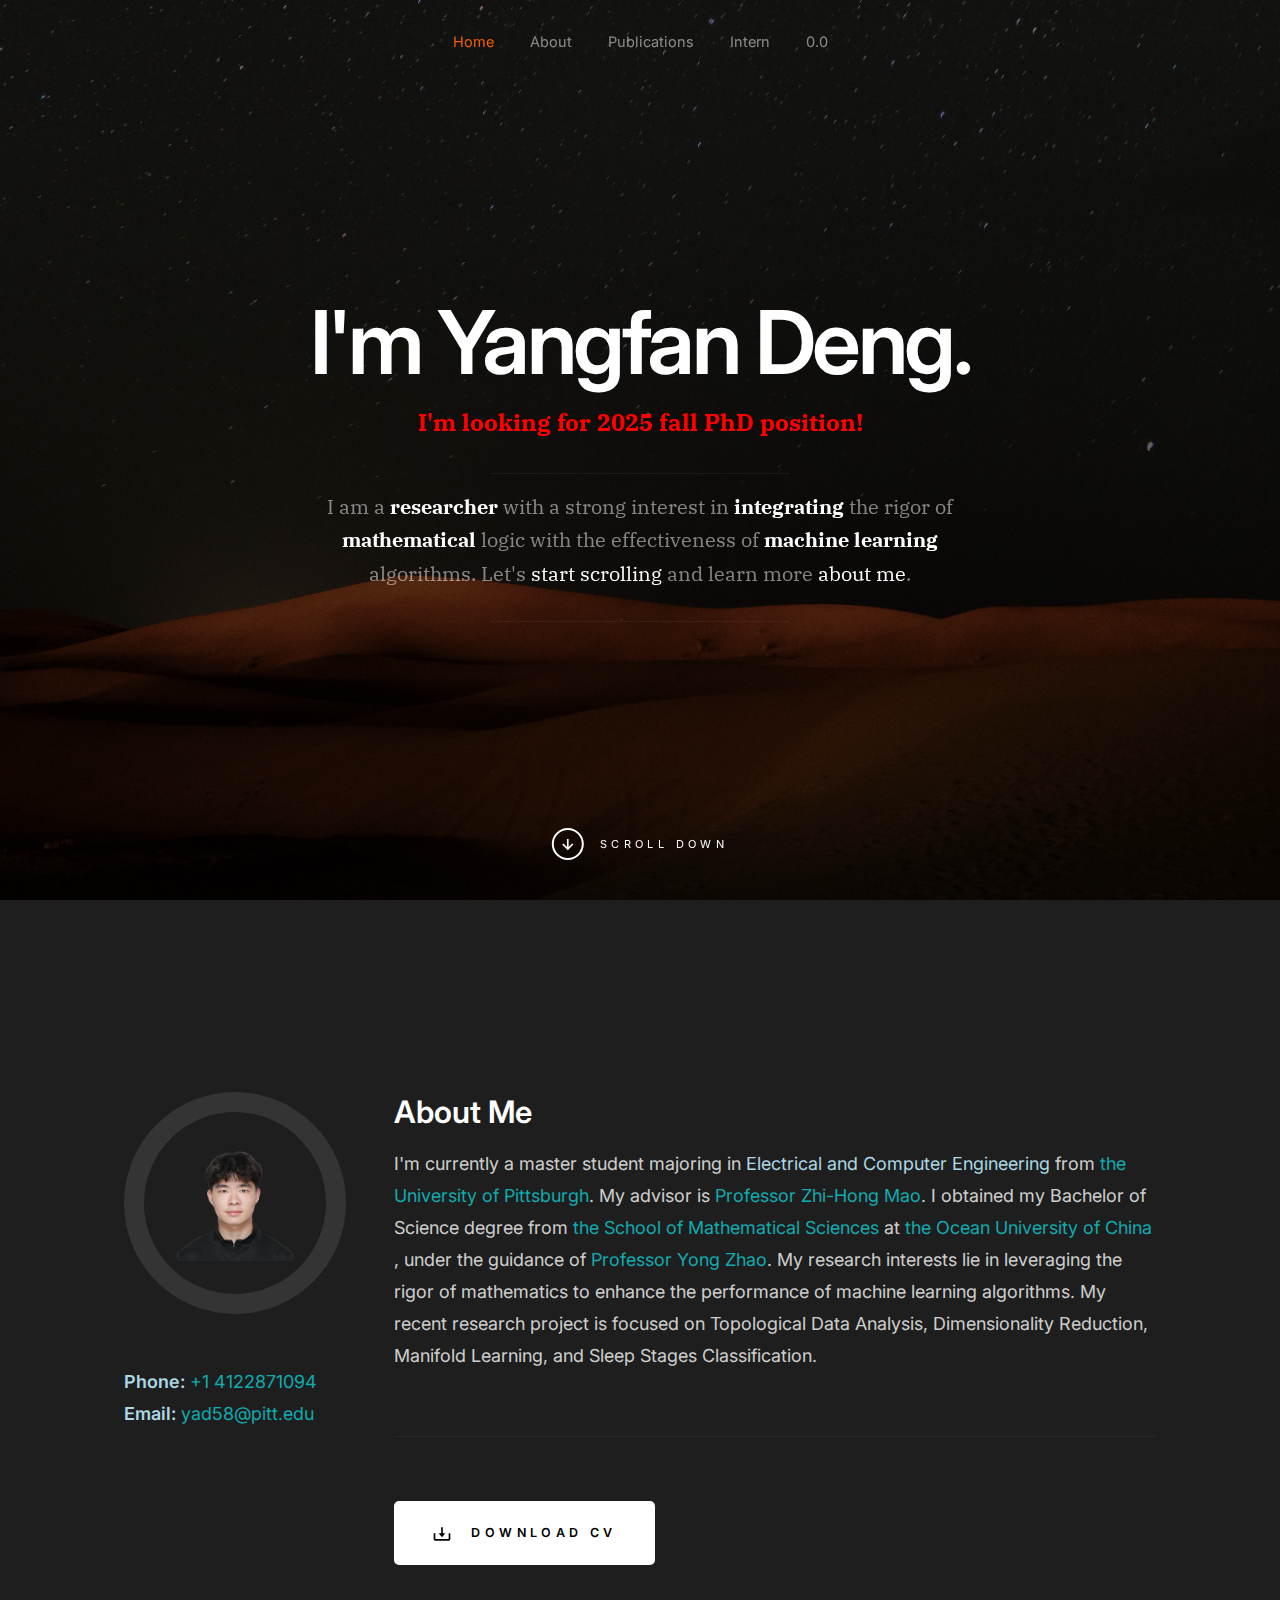
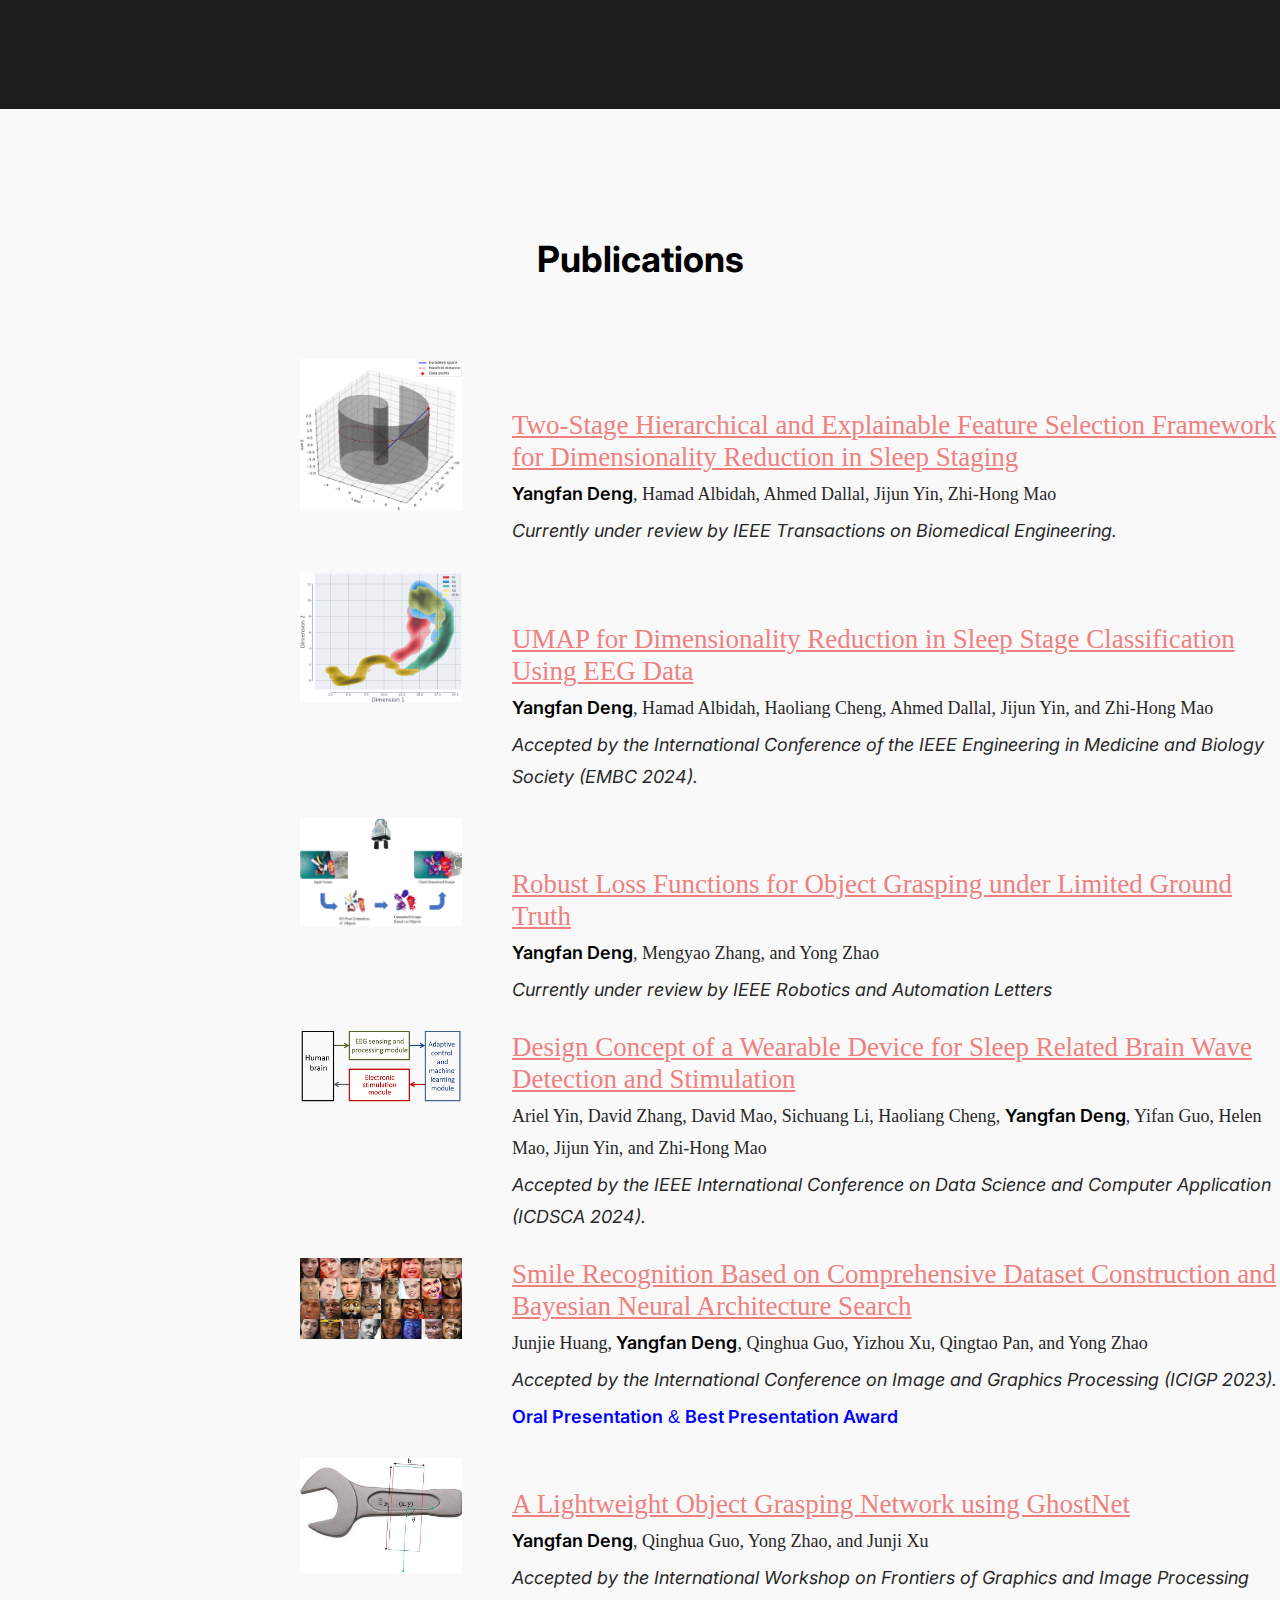
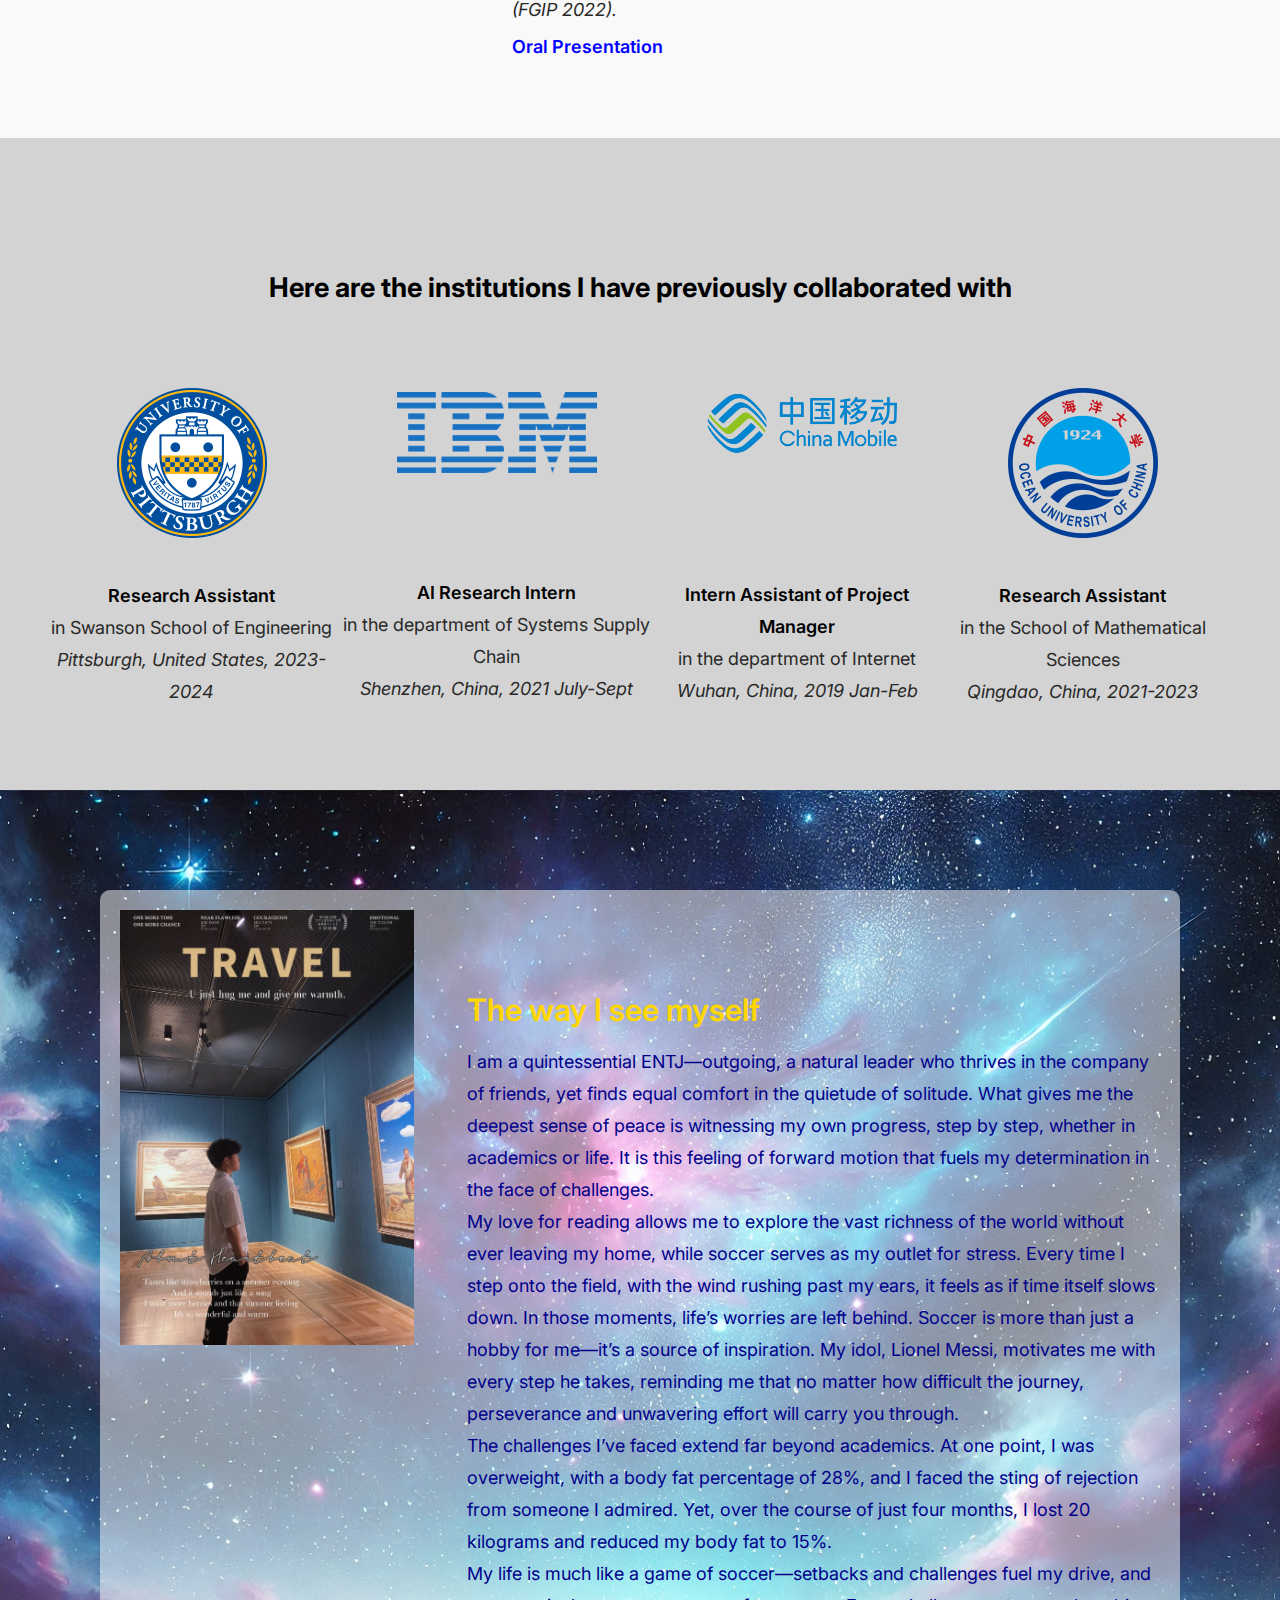
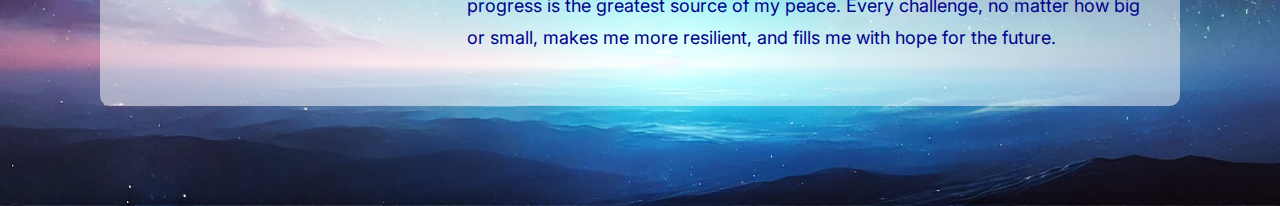
<file: index.html>
<!DOCTYPE html>
<html class="no-js" lang="en">
<head>

    <!--- basic page needs
    ================================================== -->
    <meta charset="utf-8">
    <title>Yangfan's Website</title>
    <meta name="description" content="">
    <meta name="author" content="">

    <!-- mobile specific metas
    ================================================== -->
    <meta name="viewport" content="width=device-width, initial-scale=1">

    <!-- CSS
    ================================================== -->
    <link rel="stylesheet" href="css/styles.css">
    <link rel="stylesheet" href="css/vendor.css">

    <!-- script
    ================================================== -->
    <script defer src="js/vendor/fontawesome/all.min.js"></script>

    <!-- favicons
    ================================================== -->
    <link rel="apple-touch-icon" sizes="180x180" href="apple-touch-icon.png">
    <link rel="icon" type="image/png" sizes="32x32" href="favicon-32x32.png">
    <link rel="icon" type="image/png" sizes="16x16" href="favicon-16x16.png">
    <link rel="manifest" href="site.webmanifest">

    <!-- Plausible -->
    <script defer data-domain="miaoqs.github.io" src="https://plausible.io/js/script.file-downloads.hash.outbound-links.js"></script>
    <script>window.plausible = window.plausible || function() { (window.plausible.q = window.plausible.q || []).push(arguments) }</script>


    <!-- Google tag (gtag.js) -->
    <script async src="https://www.googletagmanager.com/gtag/js?id=G-6K2ZX09FLR"></script>
    <script>
      window.dataLayer = window.dataLayer || [];
      function gtag(){dataLayer.push(arguments);}
      gtag('js', new Date());

      gtag('config', 'G-6K2ZX09FLR');
    </script>

</head>

<body id="top" class="ss-preload">


    <!-- preloader
    ================================================== -->
    <div id="preloader">
        <div id="loader"></div>
    </div>


    <!-- header
    ================================================== -->
    <header class="s-header">
        <div class="row s-header__nav-wrap">
            <nav class="s-header__nav">
                <ul>
                    <li class="current"><a class="smoothscroll" href="#hero">Home</a></li>
                    <li><a class="smoothscroll" href="#about">About</a></li>
                    <li><a class="smoothscroll" href="#publications">Publications</a></li>
                    <li><a class="smoothscroll" href="#intern">Intern</a></li>
                    <li><a class="smoothscroll" href="#0.0">0.0</a></li>
                    <!-- <li><a class="smoothscroll" href="#contact">Say Hello</a></li> -->
                </ul>
            </nav>
        </div> <!-- end row -->
        
        <a class="s-header__menu-toggle" href="#0" title="Menu">
            <span class="s-header__menu-icon"></span>
        </a>
    </header> <!-- end s-header -->


    <!-- hero
    ================================================== -->
    <section id="hero" class="s-hero target-section">

        <div class="s-hero__bg rellax" data-rellax-speed="-7"></div>

        <div class="row s-hero__content">
            <div class="column">

                <div class="s-hero__content-about">

                    <h1>I'm Yangfan Deng.</h1>

                    <h3 style="color: red; font-size: 24px; font-weight: bold;">
                        I'm looking for 2025 fall PhD position!
                    </h3>                    

                    <h3>
                        I am a <span style="font-weight: bold; color: white;">researcher</span> with a strong interest in <span style="font-weight: bold; color: white;">integrating</span> the rigor of <span style="font-weight: bold; color: white;">mathematical</span> logic with the effectiveness of <span style="font-weight: bold; color: white;">machine learning</span> algorithms.
                        Let's <a class="smoothscroll" href="#about">start scrolling</a>
                    and learn more <a class="smoothscroll" href="#about">about me</a>.
                    </h3>

                    <!-- <div class="s-hero__content-social">
                        <a href="#0"><i class="fab fa-facebook-square" aria-hidden="true"></i></a>
                        <a href="#0"><i class="fab fa-twitter" aria-hidden="true"></i></a>
                        <a href="#0"><i class="fab fa-instagram" aria-hidden="true"></i></a>
                        <a href="#0"><i class="fab fa-dribbble" aria-hidden="true"></i></a>
                        <a href="#0"><i class="fab fa-behance" aria-hidden="true"></i></a>
                        <a href="#0"><i class="fab fa-linkedin" aria-hidden="true"></i></a>
                    </div> -->

                </div> <!-- end s-hero__content-about -->

            </div>
        </div> <!-- s-hero__content -->

        <div class="s-hero__scroll">
            <a href="#about" class="s-hero__scroll-link smoothscroll">
                <span class="scroll-arrow">
                    <svg xmlns="http://www.w3.org/2000/svg" width="24" height="24" viewBox="0 0 24 24" style="fill:rgba(0, 0, 0, 1);transform:;-ms-filter:"><path d="M18.707 12.707L17.293 11.293 13 15.586 13 6 11 6 11 15.586 6.707 11.293 5.293 12.707 12 19.414z"></path></svg>
                </span>
                <span class="scroll-text">Scroll Down</span>
            </a>
        </div> <!-- s-hero__scroll -->

    </section> <!-- end s-hero -->


    <!-- about
    ================================================== -->
    <section id="about" class="s-about target-section">

        <div class="row">
            <div class="column large-3 tab-12">
                <img class="s-about__pic" src="images/avatars/Yangfan.png" alt="" style="width: 350px; height: auto;">
                <p style="margin-top: 10px;">
                    <strong style="color: lightblue;">Phone:</strong> <a href="tel:+1 1234567890">+1 4122871094</a> <br>
                    <strong style="color: lightblue;">Email:</strong> <a href="mailto:youremail@example.com">yad58@pitt.edu</a>
                </p>
            </div>
            <div class="column large-9 tab-12 s-about__content">
                <h3>About Me</h3>
                <p>
                I'm currently a master student majoring in <span style="color: lightblue;">Electrical and Computer Engineering</span>
                from <a href="https://www.engineering.pitt.edu/" target="_blank">the University of Pittsburgh</a>. My advisor is 
                <a href="https://www.engineering.pitt.edu/people/faculty/zhi-hong-mao/" target="_blank">Professor Zhi-Hong Mao</a>. 
                I obtained my Bachelor of Science degree from <a href="https://math.ouc.edu.cn/" target="_blank">the 
                School of Mathematical Sciences</a> at <a href="https://www.ouc.edu.cn/" target="_blank">the Ocean University of China</a>
                , under the guidance of <a href="http://eweb.ouc.edu.cn/ms/2013/1231/c4086a14217/page.htm" target="_blank">Professor Yong Zhao</a>. My research interests lie
                in leveraging the rigor of mathematics to enhance the performance of machine learning algorithms. My recent research project is 
                focused on Topological Data Analysis, Dimensionality Reduction, Manifold Learning, and Sleep Stages Classification.
                </p>

                <hr>

                <div class="row s-about__content-bottom">
                    <!--<div class="column w-1000-stack">
                        <h3>Contact Details</h3>
    
                        <p>
                        Jonathan Doe <br>
                        1600 Amphitheatre Parkway <br>
                        Mountain View, CA 94043 US <br>
                        <a href="tel:+1975432345">+197 543 2345</a> <br>
                        <a href="mailto:#0">sayhello@ceevee.com</a>
                        </p>
                        
                    </div>-->
                    <div class="column w-1000-stack">
                        <a href="assets/cv_Yangfan.pdf" class="btn btn--download" download>
                            <svg xmlns="http://www.w3.org/2000/svg" width="24" height="24" viewBox="0 0 24 24" style="fill:rgba(0, 0, 0, 1);transform:;-ms-filter:"><path d="M12 16L16 11 13 11 13 4 11 4 11 11 8 11z"></path><path d="M20,18H4v-7H2v7c0,1.103,0.897,2,2,2h16c1.103,0,2-0.897,2-2v-7h-2V18z"></path></svg>
                            Download CV
                        </a>
                    </div>
                </div>
            </div>
        </div> <!-- end row -->

    </section> <!-- end s-about -->


    <section id="publications" style="padding: 50px 0; background-color: #f9f9f9;">
        <div style="text-align: center; margin-bottom: 80px;">
            <h3 style="font-size: 2em; font-weight: bold;">Publications</h3>
        </div>
    
        <!-- First Publication -->
        <div style="display: flex; align-items: flex-start; margin-bottom: 20px;">
            <div style="flex: 0 0 40%; padding-right: 10px; padding-left: 300px;">
                <!-- Placeholder for the publication image -->
                <img src="images/Papers/Manifold.png" alt="" style="width: 80%; height: auto;transition: transform 0.3s ease;" onmouseover="this.style.transform='scale(1.2)'" onmouseout="this.style.transform='scale(1)'">
            </div>
    
            <div style="flex: 1; padding-left: 0px; margin-top: 50px;">
                <!-- Paper title -->
                <h4 style="font-size: 1.5em; font-family: 'Times New Roman', Times, serif; font-weight: normal; margin: 0;">
                    <a href="https://arxiv.org/abs/2409.00565" target="_blank" style="text-decoration: underline; color: lightcoral;">Two-Stage Hierarchical and Explainable Feature Selection Framework for Dimensionality Reduction in Sleep Staging</a>
                </h4>
                
    
                <!-- Author information -->
                <p style="font-size: 0,8em; font-family: 'Times New Roman', Times, serif; font-weight: normal; margin: 5px 0;">
                    <strong>Yangfan Deng</strong>, Hamad Albidah, Ahmed Dallal, Jijun Yin, Zhi-Hong Mao
                </p>
    
                <!-- Journal or Conference information -->
                <p style="margin: 5px 0;">
                    <em>Currently under review by IEEE Transactions on Biomedical Engineering.</em>
                </p>
            </div>
        </div>
    
        <!-- Second Publication -->
        <div style="display: flex; align-items: flex-start; margin-bottom: 20px;">
            <div style="flex: 0 0 40%; padding-right: 10px; padding-left: 300px;">
                <!-- Placeholder for the publication image -->
                <img src="images/Papers/9.png" alt="" style="width: 80%; height: auto;transition: transform 0.3s ease;" onmouseover="this.style.transform='scale(1.2)'" onmouseout="this.style.transform='scale(1)'">
            </div>
    
            <div style="flex: 1; padding-left: 0px; margin-top: 50px;">
                <!-- Paper title -->
                <h4 style="font-size: 1.5em; font-family: 'Times New Roman', Times, serif; font-weight: normal; margin: 0;">
                    <a href="assets/UMAP.pdf" target="_blank" style="text-decoration: underline; color: lightcoral;">
                        UMAP for Dimensionality Reduction in Sleep Stage Classification Using EEG Data</a>
                </h4>
                
    
                <!-- Author information -->
                <p style="font-size: 0,8em; font-family: 'Times New Roman', Times, serif; font-weight: normal; margin: 5px 0;">
                    <strong>Yangfan Deng</strong>, Hamad Albidah, Haoliang Cheng, Ahmed Dallal, Jijun Yin, and Zhi-Hong Mao
                </p>
    
                <!-- Journal or Conference information -->
                <p style="margin: 5px 0;">
                    <em>Accepted by the International Conference of the IEEE Engineering in
                        Medicine and Biology Society (EMBC 2024).</em>
                </p>
            </div>
        </div>

        <!-- Third Publication -->
        <div style="display: flex; align-items: flex-start; margin-bottom: 20px;">
            <div style="flex: 0 0 40%; padding-right: 10px; padding-left: 300px;">
                <!-- Placeholder for the publication image -->
                <img src="images/Papers/grasp.png" alt="" style="width: 80%; height: auto;transition: transform 0.3s ease;" onmouseover="this.style.transform='scale(1.2)'" onmouseout="this.style.transform='scale(1)'">
            </div>
    
            <div style="flex: 1; padding-left: 0px; margin-top: 50px;">
                <!-- Paper title -->
                <h4 style="font-size: 1.5em; font-family: 'Times New Roman', Times, serif; font-weight: normal; margin: 0;">
                    <a href="https://arxiv.org/abs/2409.05742" target="_blank" style="text-decoration: underline; color: lightcoral;">
                        Robust Loss Functions for Object Grasping under Limited Ground Truth</a>
                </h4>
                
    
                <!-- Author information -->
                <p style="font-size: 0,8em; font-family: 'Times New Roman', Times, serif; font-weight: normal; margin: 5px 0;">
                    <strong>Yangfan Deng</strong>, Mengyao Zhang, and Yong Zhao
                </p>
    
                <!-- Journal or Conference information -->
                <p style="margin: 5px 0;">
                    <em>Currently under review by IEEE Robotics and Automation Letters</em>
                </p>
            </div>
        </div>

        <!-- Fourth Publication -->
        <div style="display: flex; align-items: flex-start; margin-bottom: 20px;">
            <div style="flex: 0 0 40%; padding-right: 10px; padding-left: 300px;">
                <!-- Placeholder for the publication image -->
                <img src="images/Papers/device.png" alt="" style="width: 80%; height: auto;transition: transform 0.3s ease;" onmouseover="this.style.transform='scale(1.2)'" onmouseout="this.style.transform='scale(1)'">
            </div>
    
            <div style="flex: 1; padding-left: 0px; margin-top: 0px;">
                <!-- Paper title -->
                <h4 style="font-size: 1.5em; font-family: 'Times New Roman', Times, serif; font-weight: normal; margin: 0;">
                    <a href="assets/wearable.pdf" target="_blank" style="text-decoration: underline; color: lightcoral;">
                        Design Concept of a Wearable Device for Sleep Related Brain Wave Detection and Stimulation</a>
                </h4>
                
    
                <!-- Author information -->
                <p style="font-size: 0,8em; font-family: 'Times New Roman', Times, serif; font-weight: normal; margin: 5px 0;">
                    Ariel Yin, David Zhang, David Mao, Sichuang Li, Haoliang Cheng, <strong>Yangfan Deng</strong>, Yifan Guo, Helen Mao, Jijun Yin, and Zhi-Hong Mao
                </p>
    
                <!-- Journal or Conference information -->
                <p style="margin: 5px 0;">
                    <em>Accepted by the IEEE International Conference on Data Science and Computer Application (ICDSCA 2024).</em>
                </p>
            </div>
        </div>
        
        <!-- Fifth Publication -->
        <div style="display: flex; align-items: flex-start; margin-bottom: 20px;">
            <div style="flex: 0 0 40%; padding-right: 10px; padding-left: 300px;">
                <!-- Placeholder for the publication image -->
                <img src="images/Papers/smile.png" alt="" style="width: 80%; height: auto;transition: transform 0.3s ease;" onmouseover="this.style.transform='scale(1.2)'" onmouseout="this.style.transform='scale(1)'">
            </div>
    
            <div style="flex: 1; padding-left: 0px; margin-top: 0px;">
                <!-- Paper title -->
                <h4 style="font-size: 1.5em; font-family: 'Times New Roman', Times, serif; font-weight: normal; margin: 0;">
                    <a href="https://dl.acm.org/doi/abs/10.1145/3582649.3582671?casa_token=YNN2IaHTbDQAAAAA:2MZM4kuaSwnIZs7pS_trpdNLywnR7-wgNNe3tqGUNrC9XpShvBOoDxhhfjYQH_DqYouFBsOiYCXfyw" target="_blank" style="text-decoration: underline; color: lightcoral;">
                        Smile Recognition Based on Comprehensive Dataset Construction and Bayesian Neural Architecture Search</a>
                </h4>
                
    
                <!-- Author information -->
                <p style="font-size: 0,8em; font-family: 'Times New Roman', Times, serif; font-weight: normal; margin: 5px 0;">
                    Junjie Huang, <strong>Yangfan Deng</strong>, Qinghua Guo, Yizhou Xu, Qingtao Pan, and Yong Zhao
                </p>
    
                <!-- Journal or Conference information -->
                <p style="margin: 5px 0;">
                    <em>Accepted by the International Conference on Image and Graphics Processing (ICIGP 2023).</em>
                </p>

                <p style="font-family: Arial, sans-serif; color: blue; margin: 5px 0;">
                    <strong style="color: blue;">Oral Presentation</strong> & <strong style="color: blue;">Best Presentation Award</strong>
                </p>
            </div>
        </div>    

        <!-- Sixth Publication -->
        <div style="display: flex; align-items: flex-start; margin-bottom: 20px;">
            <div style="flex: 0 0 40%; padding-right: 10px; padding-left: 300px;">
                <!-- Placeholder for the publication image -->
                <img src="images/Papers/lightgrasp.png" alt="" style="width: 80%; height: auto;transition: transform 0.3s ease;" onmouseover="this.style.transform='scale(1.2)'" onmouseout="this.style.transform='scale(1)'">
            </div>
    
            <div style="flex: 1; padding-left: 0px; margin-top: 30px;">
                <!-- Paper title -->
                <h4 style="font-size: 1.5em; font-family: 'Times New Roman', Times, serif; font-weight: normal; margin: 0;">
                    <a href="https://www.spiedigitallibrary.org/conference-proceedings-of-spie/12644/1264405/A-lightweight-object-grasping-network-using-GhostNet/10.1117/12.2669156.short#_=_" target="_blank" style="text-decoration: underline; color: lightcoral;">
                        A Lightweight Object Grasping Network using GhostNet</a>
                </h4>
                
    
                <!-- Author information -->
                <p style="font-size: 0,8em; font-family: 'Times New Roman', Times, serif; font-weight: normal; margin: 5px 0;">
                    <strong>Yangfan Deng</strong>, Qinghua Guo, Yong Zhao, and Junji Xu
                </p>
    
                <!-- Journal or Conference information -->
                <p style="margin: 5px 0;">
                    <em>Accepted by the International Workshop on Frontiers of Graphics and Image Processing (FGIP 2022).</em>
                </p>

                <p style="font-family: Arial, sans-serif; color: blue; margin: 5px 0;">
                    <strong style="color: blue;">Oral Presentation</strong>
                </p>
            </div>
        </div>
    </section>
        <!-- Add more publications here if needed -->
    
    </section>

    <section id="intern" style="padding: 50px; background-color: lightgray;">
        <div style="text-align: center; margin-bottom: 80px;">
            <h3 style="font-size: 1.5em; font-weight: bold;">Here are the institutions I have previously collaborated with</h3>
        </div>
        <div class="intern-container" style="display: flex; justify-content: space-around; align-items: center;">
            
            <!-- First Company Logo and Description -->
            <div class="intern-item" style="text-align: center;">
                <img src="images/intern/Pitt.png" alt="Company 1 Logo" style="width: 150px; height: auto; transition: transform 0.3s;" 
                     onmouseover="this.style.transform='scale(1.2)';" 
                     onmouseout="this.style.transform='scale(1)';">
                <p style="margin-top: 0px;"><strong>Research Assistant</strong>
                    <br>in Swanson School of Engineering<br>
                    <em>Pittsburgh, United States, 2023-2024</em>
                </p>
            </div>
            
            
            <!-- Second Company Logo and Description -->
            <div class="intern-item" style="text-align: center;">
                <img src="images/intern/IBM.png" alt="Company 1 Logo" style="width: 200px; height: auto; transition: transform 0.3s;" 
                     onmouseover="this.style.transform='scale(1.2)';" 
                     onmouseout="this.style.transform='scale(1)';">
                <p style="margin-top: 62px;"><strong>AI Research Intern</strong>
                    <br>in the department of Systems Supply Chain<br>
                    <em>Shenzhen, China, 2021 July-Sept</em></p>
            </div>
    
            <!-- Third Company Logo and Description -->
            <div class="intern-item" style="text-align: center;">
                <img src="images/intern/Mobile.png" alt="Company 1 Logo" style="width: 200px; height: auto; transition: transform 0.3s;" 
                     onmouseover="this.style.transform='scale(1.2)';" 
                     onmouseout="this.style.transform='scale(1)';">
                <p style="margin-top: 80px;"><strong>Intern Assistant of Project Manager</strong>
                    <br>in the department of Internet<br>
                    <em>Wuhan, China, 2019 Jan-Feb</em></p>
            </div>

            <!-- Fourth Company Logo and Description -->
            <div class="intern-item" style="text-align: center;">
                <img src="images/intern/OUC.png" alt="Company 1 Logo" style="width: 150px; height: auto; transition: transform 0.3s;" 
                     onmouseover="this.style.transform='scale(1.2)';" 
                     onmouseout="this.style.transform='scale(1)';">
                <p style="margin-top: 0px;"><strong>Research Assistant</strong>
                    <br>in the School of Mathematical Sciences<br>
                    <em>Qingdao, China, 2021-2023</em>
                </p>
            </div>
    
        </div>
    </section>
    
    <section id="0.0" style="padding: 100px; background-image: url('images/Background/sky.webp'); background-size: cover; background-position: center;">
        <div style="display: flex; background-color: rgba(255, 255, 255, 0.5); padding: 20px; border-radius: 10px;">
            <!-- Left side for images -->
            <div style="flex: 1; max-width: 33.33%; padding-right: 20px;">
                <img src="images/Background/profile.jpg" alt="Image 1" style="width: 90%; height: auto; margin-bottom: 20px;">
            </div>
            
            <!-- Right side for personal introduction -->
            <div style="flex: 2; max-width: 66.66%;">
                <h3><span style="color: gold;">The way I see myself</span></h3>
                <p>
                    <span style="color: darkblue;">
                        I am a quintessential ENTJ—outgoing, a natural leader who thrives in the company of friends, yet finds equal comfort in the quietude of solitude. What gives me the deepest sense of peace is witnessing my own progress, step by step, whether in academics or life. It is this feeling of forward motion that fuels my determination in the face of challenges.
                        
                        <br>

                        My love for reading allows me to explore the vast richness of the world without ever leaving my home, while soccer serves as my outlet for stress. Every time I step onto the field, with the wind rushing past my ears, it feels as if time itself slows down. In those moments, life’s worries are left behind. Soccer is more than just a hobby for me—it’s a source of inspiration. My idol, Lionel Messi, motivates me with every step he takes, reminding me that no matter how difficult the journey, perseverance and unwavering effort will carry you through.
                        <br>
                        The challenges I’ve faced extend far beyond academics. At one point, I was overweight, with a body fat percentage of 28%, and I faced the sting of rejection from someone I admired. Yet, over the course of just four months, I lost 20 kilograms and reduced my body fat to 15%.
                        <br>
                        My life is much like a game of soccer—setbacks and challenges fuel my drive, and progress is the greatest source of my peace. Every challenge, no matter how big or small, makes me more resilient, and fills me with hope for the future.
                    </span>
                </p>
            </div>
        </div>
    </section>
    
    



    <!-- Java Script
    ================================================== -->
    <script src="js/plugins.js"></script>
    <script src="js/main.js"></script>

</body>

</html>
</file>
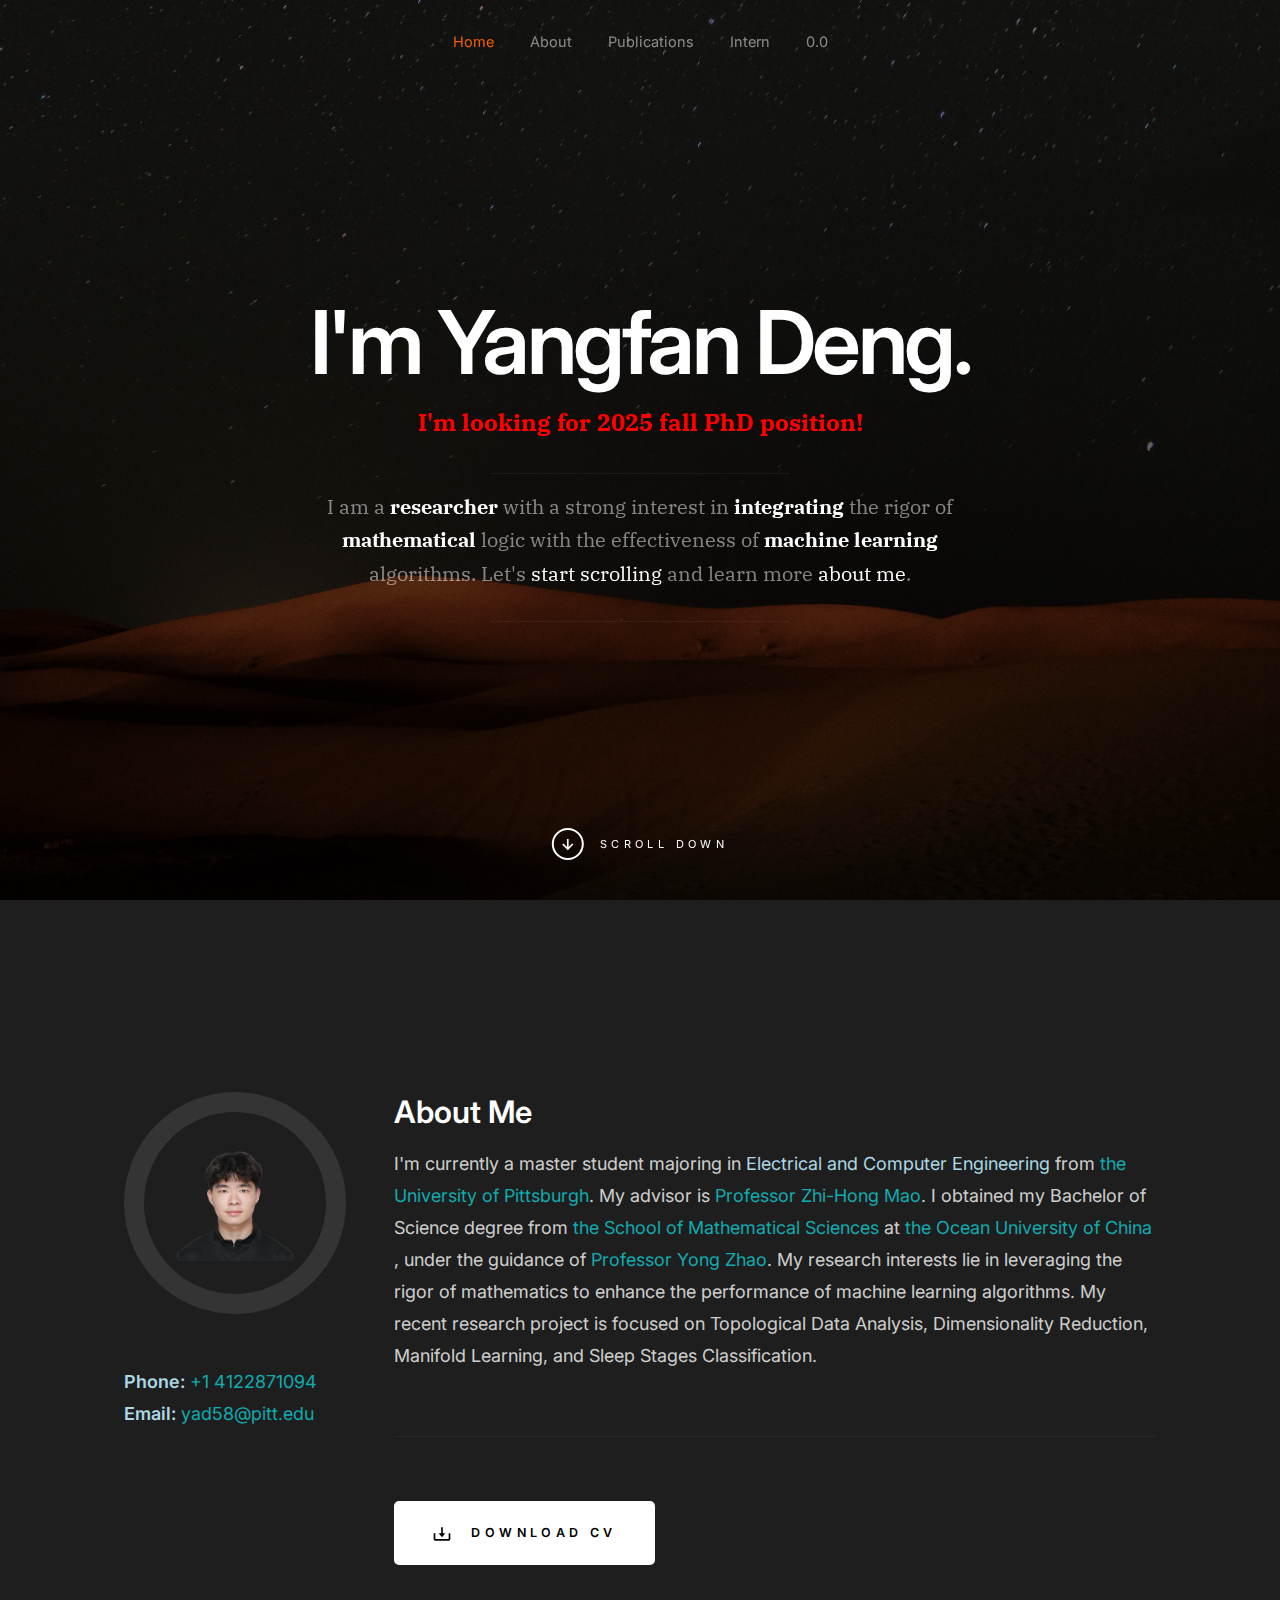
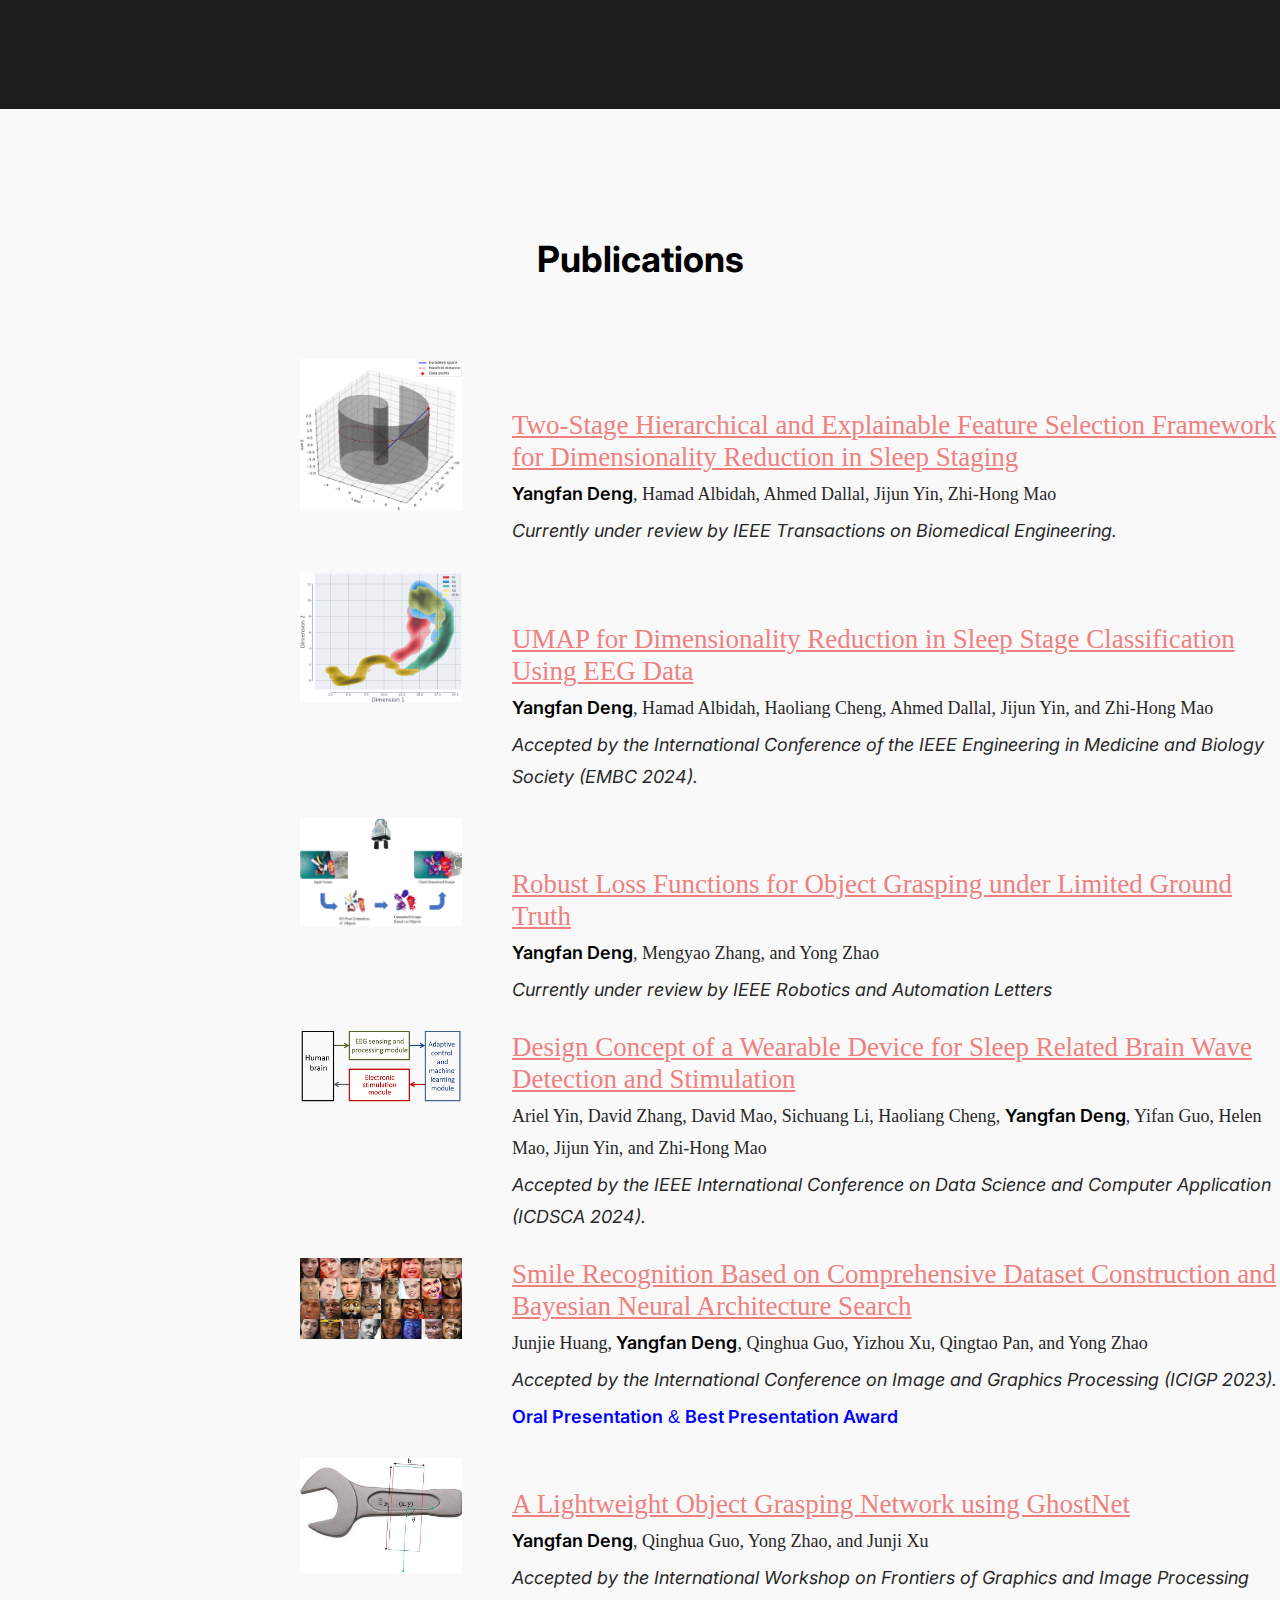
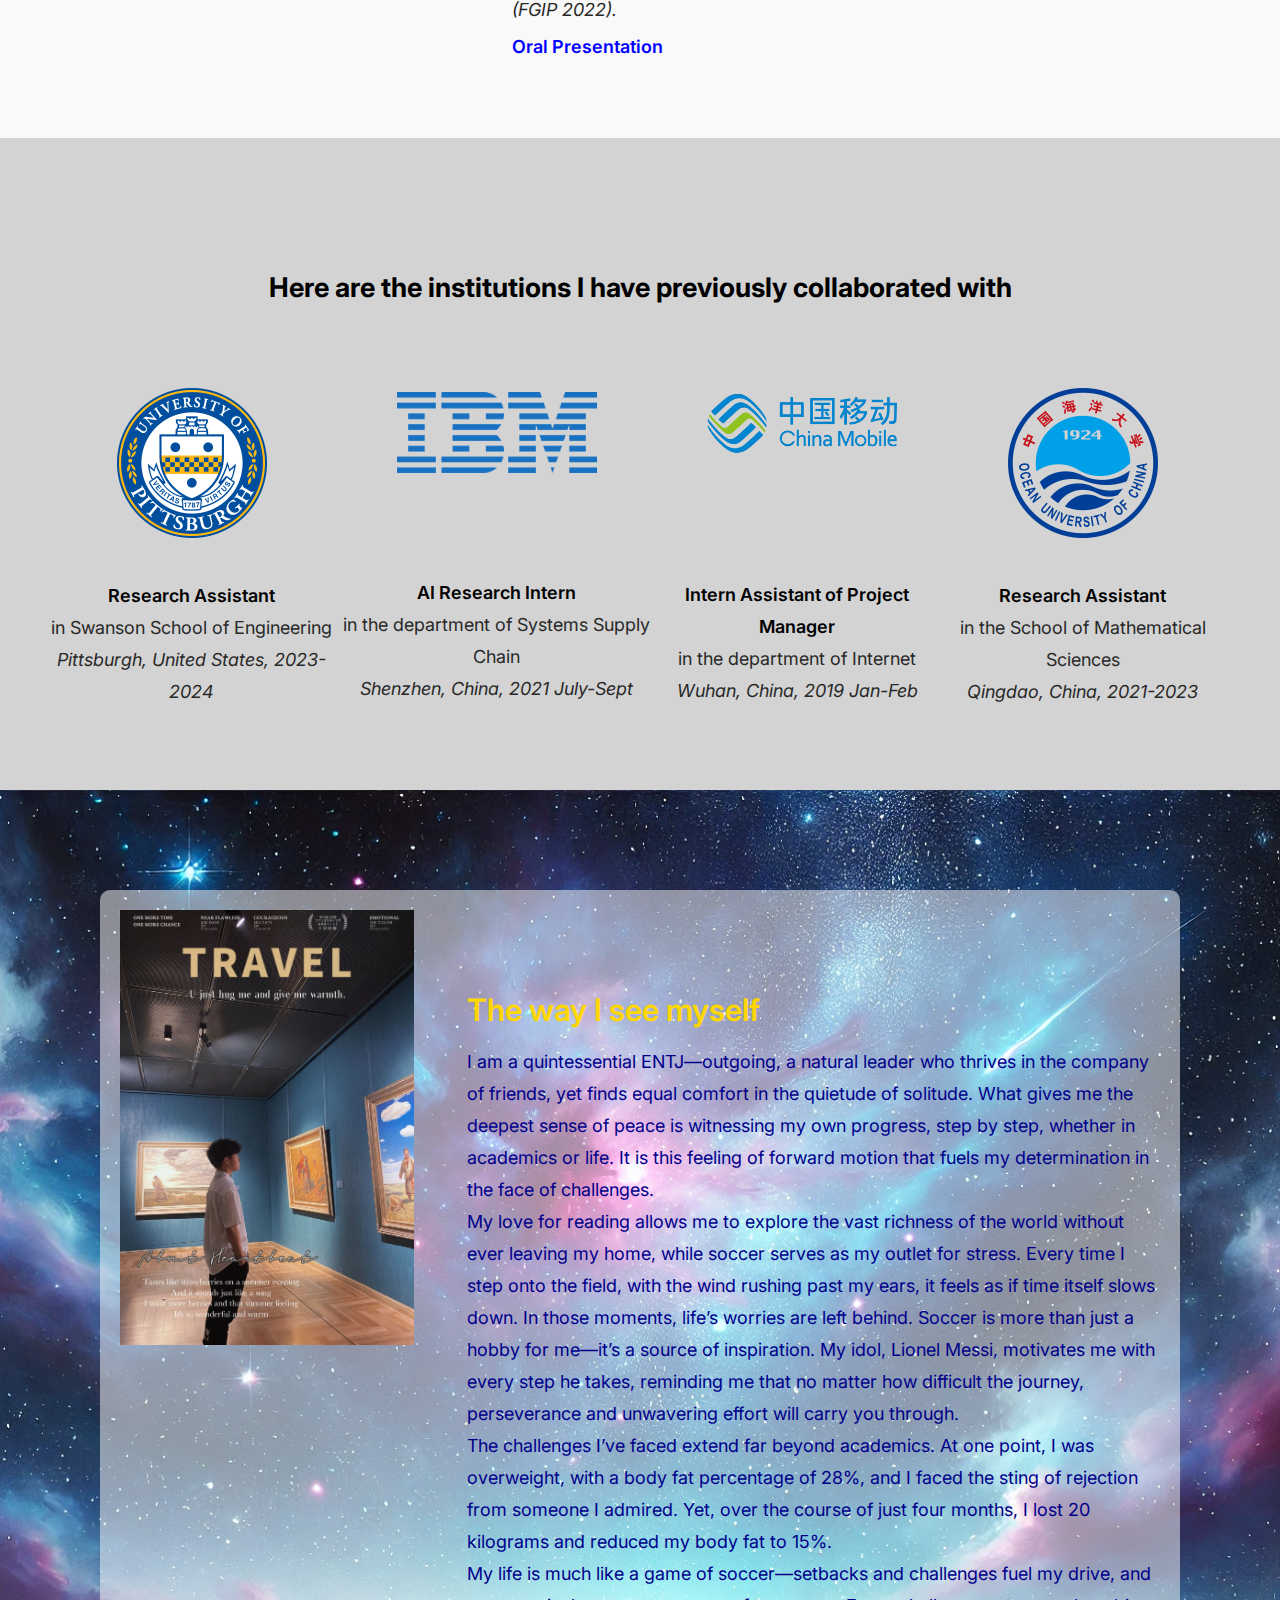
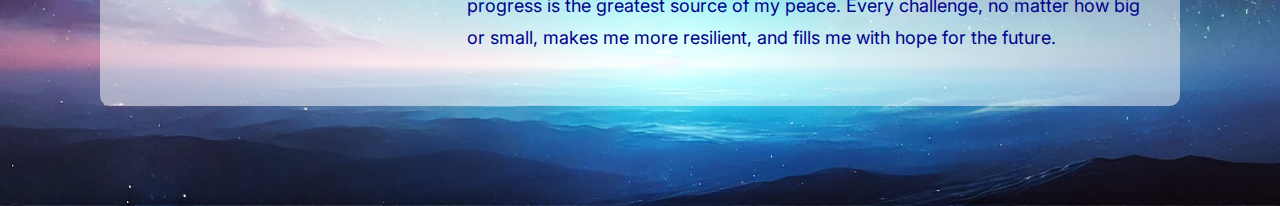
<file: html/index.html>
<!DOCTYPE html>
<html class="no-js" lang="en">
<head>

    <!--- basic page needs
    ================================================== -->
    <meta charset="utf-8">
    <title>Yangfan's Website</title>
    <meta name="description" content="">
    <meta name="author" content="">

    <!-- mobile specific metas
    ================================================== -->
    <meta name="viewport" content="width=device-width, initial-scale=1">

    <!-- CSS
    ================================================== -->
    <link rel="stylesheet" href="css/styles.css">
    <link rel="stylesheet" href="css/vendor.css">

    <!-- script
    ================================================== -->
    <script defer src="js/vendor/fontawesome/all.min.js"></script>

    <!-- favicons
    ================================================== -->
    <link rel="apple-touch-icon" sizes="180x180" href="apple-touch-icon.png">
    <link rel="icon" type="image/png" sizes="32x32" href="favicon-32x32.png">
    <link rel="icon" type="image/png" sizes="16x16" href="favicon-16x16.png">
    <link rel="manifest" href="site.webmanifest">

</head>

<body id="top" class="ss-preload">


    <!-- preloader
    ================================================== -->
    <div id="preloader">
        <div id="loader"></div>
    </div>


    <!-- header
    ================================================== -->
    <header class="s-header">
        <div class="row s-header__nav-wrap">
            <nav class="s-header__nav">
                <ul>
                    <li class="current"><a class="smoothscroll" href="#hero">Home</a></li>
                    <li><a class="smoothscroll" href="#about">About</a></li>
                    <li><a class="smoothscroll" href="#publications">Publications</a></li>
                    <li><a class="smoothscroll" href="#intern">Intern</a></li>
                    <li><a class="smoothscroll" href="#0.0">0.0</a></li>
                    <!-- <li><a class="smoothscroll" href="#contact">Say Hello</a></li> -->
                </ul>
            </nav>
        </div> <!-- end row -->
        
        <a class="s-header__menu-toggle" href="#0" title="Menu">
            <span class="s-header__menu-icon"></span>
        </a>
    </header> <!-- end s-header -->


    <!-- hero
    ================================================== -->
    <section id="hero" class="s-hero target-section">

        <div class="s-hero__bg rellax" data-rellax-speed="-7"></div>

        <div class="row s-hero__content">
            <div class="column">

                <div class="s-hero__content-about">

                    <h1>I'm Yangfan Deng.</h1>

                    <h3 style="color: red; font-size: 24px; font-weight: bold;">
                        I'm looking for 2025 fall PhD position!
                    </h3>                    

                    <h3>
                        I am a <span style="font-weight: bold; color: white;">researcher</span> with a strong interest in <span style="font-weight: bold; color: white;">integrating</span> the rigor of <span style="font-weight: bold; color: white;">mathematical</span> logic with the effectiveness of <span style="font-weight: bold; color: white;">machine learning</span> algorithms.
                        Let's <a class="smoothscroll" href="#about">start scrolling</a>
                    and learn more <a class="smoothscroll" href="#about">about me</a>.
                    </h3>

                    <!-- <div class="s-hero__content-social">
                        <a href="#0"><i class="fab fa-facebook-square" aria-hidden="true"></i></a>
                        <a href="#0"><i class="fab fa-twitter" aria-hidden="true"></i></a>
                        <a href="#0"><i class="fab fa-instagram" aria-hidden="true"></i></a>
                        <a href="#0"><i class="fab fa-dribbble" aria-hidden="true"></i></a>
                        <a href="#0"><i class="fab fa-behance" aria-hidden="true"></i></a>
                        <a href="#0"><i class="fab fa-linkedin" aria-hidden="true"></i></a>
                    </div> -->

                </div> <!-- end s-hero__content-about -->

            </div>
        </div> <!-- s-hero__content -->

        <div class="s-hero__scroll">
            <a href="#about" class="s-hero__scroll-link smoothscroll">
                <span class="scroll-arrow">
                    <svg xmlns="http://www.w3.org/2000/svg" width="24" height="24" viewBox="0 0 24 24" style="fill:rgba(0, 0, 0, 1);transform:;-ms-filter:"><path d="M18.707 12.707L17.293 11.293 13 15.586 13 6 11 6 11 15.586 6.707 11.293 5.293 12.707 12 19.414z"></path></svg>
                </span>
                <span class="scroll-text">Scroll Down</span>
            </a>
        </div> <!-- s-hero__scroll -->

    </section> <!-- end s-hero -->


    <!-- about
    ================================================== -->
    <section id="about" class="s-about target-section">

        <div class="row">
            <div class="column large-3 tab-12">
                <img class="s-about__pic" src="images/avatars/Yangfan.png" alt="" style="width: 350px; height: auto;">
                <p style="margin-top: 10px;">
                    <strong style="color: lightblue;">Phone:</strong> <a href="tel:+1 1234567890">+1 4122871094</a> <br>
                    <strong style="color: lightblue;">Email:</strong> <a href="mailto:youremail@example.com">yad58@pitt.edu</a>
                </p>
            </div>
            <div class="column large-9 tab-12 s-about__content">
                <h3>About Me</h3>
                <p>
                I'm currently a master student majoring in <span style="color: lightblue;">Electrical and Computer Engineering</span>
                from <a href="https://www.engineering.pitt.edu/" target="_blank">the University of Pittsburgh</a>. My advisor is 
                <a href="https://www.engineering.pitt.edu/people/faculty/zhi-hong-mao/" target="_blank">Professor Zhi-Hong Mao</a>. 
                I obtained my Bachelor of Science degree from <a href="https://math.ouc.edu.cn/" target="_blank">the 
                School of Mathematical Sciences</a> at <a href="https://www.ouc.edu.cn/" target="_blank">the Ocean University of China</a>
                , under the guidance of <a href="http://eweb.ouc.edu.cn/ms/2013/1231/c4086a14217/page.htm" target="_blank">Professor Yong Zhao</a>. My research interests lie
                in leveraging the rigor of mathematics to enhance the performance of machine learning algorithms. My recent research project is 
                focused on Topological Data Analysis, Dimensionality Reduction, Manifold Learning, and Sleep Stages Classification.
                </p>

                <hr>

                <div class="row s-about__content-bottom">
                    <!--<div class="column w-1000-stack">
                        <h3>Contact Details</h3>
    
                        <p>
                        Jonathan Doe <br>
                        1600 Amphitheatre Parkway <br>
                        Mountain View, CA 94043 US <br>
                        <a href="tel:+1975432345">+197 543 2345</a> <br>
                        <a href="mailto:#0">sayhello@ceevee.com</a>
                        </p>
                        
                    </div>-->
                    <div class="column w-1000-stack">
                        <a href="assets/cv_Yangfan.pdf" class="btn btn--download" download>
                            <svg xmlns="http://www.w3.org/2000/svg" width="24" height="24" viewBox="0 0 24 24" style="fill:rgba(0, 0, 0, 1);transform:;-ms-filter:"><path d="M12 16L16 11 13 11 13 4 11 4 11 11 8 11z"></path><path d="M20,18H4v-7H2v7c0,1.103,0.897,2,2,2h16c1.103,0,2-0.897,2-2v-7h-2V18z"></path></svg>
                            Download CV
                        </a>
                    </div>
                </div>
            </div>
        </div> <!-- end row -->

    </section> <!-- end s-about -->


    <section id="publications" style="padding: 50px 0; background-color: #f9f9f9;">
        <div style="text-align: center; margin-bottom: 80px;">
            <h3 style="font-size: 2em; font-weight: bold;">Publications</h3>
        </div>
    
        <!-- First Publication -->
        <div style="display: flex; align-items: flex-start; margin-bottom: 20px;">
            <div style="flex: 0 0 40%; padding-right: 10px; padding-left: 300px;">
                <!-- Placeholder for the publication image -->
                <img src="images/Papers/Manifold.png" alt="" style="width: 80%; height: auto;transition: transform 0.3s ease;" onmouseover="this.style.transform='scale(1.2)'" onmouseout="this.style.transform='scale(1)'">
            </div>
    
            <div style="flex: 1; padding-left: 0px; margin-top: 50px;">
                <!-- Paper title -->
                <h4 style="font-size: 1.5em; font-family: 'Times New Roman', Times, serif; font-weight: normal; margin: 0;">
                    <a href="https://arxiv.org/abs/2409.00565" target="_blank" style="text-decoration: underline; color: lightcoral;">Two-Stage Hierarchical and Explainable Feature Selection Framework for Dimensionality Reduction in Sleep Staging</a>
                </h4>
                
    
                <!-- Author information -->
                <p style="font-size: 0,8em; font-family: 'Times New Roman', Times, serif; font-weight: normal; margin: 5px 0;">
                    <strong>Yangfan Deng</strong>, Hamad Albidah, Ahmed Dallal, Jijun Yin, Zhi-Hong Mao
                </p>
    
                <!-- Journal or Conference information -->
                <p style="margin: 5px 0;">
                    <em>Currently under review by IEEE Transactions on Biomedical Engineering.</em>
                </p>
            </div>
        </div>
    
        <!-- Second Publication -->
        <div style="display: flex; align-items: flex-start; margin-bottom: 20px;">
            <div style="flex: 0 0 40%; padding-right: 10px; padding-left: 300px;">
                <!-- Placeholder for the publication image -->
                <img src="images/Papers/9.png" alt="" style="width: 80%; height: auto;transition: transform 0.3s ease;" onmouseover="this.style.transform='scale(1.2)'" onmouseout="this.style.transform='scale(1)'">
            </div>
    
            <div style="flex: 1; padding-left: 0px; margin-top: 50px;">
                <!-- Paper title -->
                <h4 style="font-size: 1.5em; font-family: 'Times New Roman', Times, serif; font-weight: normal; margin: 0;">
                    <a href="assets/UMAP.pdf" target="_blank" style="text-decoration: underline; color: lightcoral;">
                        UMAP for Dimensionality Reduction in Sleep Stage Classification Using EEG Data</a>
                </h4>
                
    
                <!-- Author information -->
                <p style="font-size: 0,8em; font-family: 'Times New Roman', Times, serif; font-weight: normal; margin: 5px 0;">
                    <strong>Yangfan Deng</strong>, Hamad Albidah, Haoliang Cheng, Ahmed Dallal, Jijun Yin, and Zhi-Hong Mao
                </p>
    
                <!-- Journal or Conference information -->
                <p style="margin: 5px 0;">
                    <em>Accepted by the International Conference of the IEEE Engineering in
                        Medicine and Biology Society (EMBC 2024).</em>
                </p>
            </div>
        </div>

        <!-- Third Publication -->
        <div style="display: flex; align-items: flex-start; margin-bottom: 20px;">
            <div style="flex: 0 0 40%; padding-right: 10px; padding-left: 300px;">
                <!-- Placeholder for the publication image -->
                <img src="images/Papers/grasp.png" alt="" style="width: 80%; height: auto;transition: transform 0.3s ease;" onmouseover="this.style.transform='scale(1.2)'" onmouseout="this.style.transform='scale(1)'">
            </div>
    
            <div style="flex: 1; padding-left: 0px; margin-top: 50px;">
                <!-- Paper title -->
                <h4 style="font-size: 1.5em; font-family: 'Times New Roman', Times, serif; font-weight: normal; margin: 0;">
                    <a href="assets/Loss.pdf" target="_blank" style="text-decoration: underline; color: lightcoral;">
                        Robust Loss Functions for Object Grasping under Limited Ground Truth</a>
                </h4>
                
    
                <!-- Author information -->
                <p style="font-size: 0,8em; font-family: 'Times New Roman', Times, serif; font-weight: normal; margin: 5px 0;">
                    <strong>Yangfan Deng</strong>, Mengyao Zhang, and Yong Zhao
                </p>
    
                <!-- Journal or Conference information -->
                <p style="margin: 5px 0;">
                    <em>Currently under review by IEEE Robotics and Automation Letters</em>
                </p>
            </div>
        </div>

        <!-- Fourth Publication -->
        <div style="display: flex; align-items: flex-start; margin-bottom: 20px;">
            <div style="flex: 0 0 40%; padding-right: 10px; padding-left: 300px;">
                <!-- Placeholder for the publication image -->
                <img src="images/Papers/device.png" alt="" style="width: 80%; height: auto;transition: transform 0.3s ease;" onmouseover="this.style.transform='scale(1.2)'" onmouseout="this.style.transform='scale(1)'">
            </div>
    
            <div style="flex: 1; padding-left: 0px; margin-top: 0px;">
                <!-- Paper title -->
                <h4 style="font-size: 1.5em; font-family: 'Times New Roman', Times, serif; font-weight: normal; margin: 0;">
                    <a href="assets/wearable.pdf" target="_blank" style="text-decoration: underline; color: lightcoral;">
                        Design Concept of a Wearable Device for Sleep Related Brain Wave Detection and Stimulation</a>
                </h4>
                
    
                <!-- Author information -->
                <p style="font-size: 0,8em; font-family: 'Times New Roman', Times, serif; font-weight: normal; margin: 5px 0;">
                    Ariel Yin, David Zhang, David Mao, Sichuang Li, Haoliang Cheng, <strong>Yangfan Deng</strong>, Yifan Guo, Helen Mao, Jijun Yin, and Zhi-Hong Mao
                </p>
    
                <!-- Journal or Conference information -->
                <p style="margin: 5px 0;">
                    <em>Accepted by the IEEE International Conference on Data Science and Computer Application (ICDSCA 2024).</em>
                </p>
            </div>
        </div>
        
        <!-- Fifth Publication -->
        <div style="display: flex; align-items: flex-start; margin-bottom: 20px;">
            <div style="flex: 0 0 40%; padding-right: 10px; padding-left: 300px;">
                <!-- Placeholder for the publication image -->
                <img src="images/Papers/smile.png" alt="" style="width: 80%; height: auto;transition: transform 0.3s ease;" onmouseover="this.style.transform='scale(1.2)'" onmouseout="this.style.transform='scale(1)'">
            </div>
    
            <div style="flex: 1; padding-left: 0px; margin-top: 0px;">
                <!-- Paper title -->
                <h4 style="font-size: 1.5em; font-family: 'Times New Roman', Times, serif; font-weight: normal; margin: 0;">
                    <a href="https://dl.acm.org/doi/abs/10.1145/3582649.3582671?casa_token=YNN2IaHTbDQAAAAA:2MZM4kuaSwnIZs7pS_trpdNLywnR7-wgNNe3tqGUNrC9XpShvBOoDxhhfjYQH_DqYouFBsOiYCXfyw" target="_blank" style="text-decoration: underline; color: lightcoral;">
                        Smile Recognition Based on Comprehensive Dataset Construction and Bayesian Neural Architecture Search</a>
                </h4>
                
    
                <!-- Author information -->
                <p style="font-size: 0,8em; font-family: 'Times New Roman', Times, serif; font-weight: normal; margin: 5px 0;">
                    Junjie Huang, <strong>Yangfan Deng</strong>, Qinghua Guo, Yizhou Xu, Qingtao Pan, and Yong Zhao
                </p>
    
                <!-- Journal or Conference information -->
                <p style="margin: 5px 0;">
                    <em>Accepted by the International Conference on Image and Graphics Processing (ICIGP 2023).</em>
                </p>

                <p style="font-family: Arial, sans-serif; color: blue; margin: 5px 0;">
                    <strong style="color: blue;">Oral Presentation</strong> & <strong style="color: blue;">Best Presentation Award</strong>
                </p>
            </div>
        </div>    

        <!-- Sixth Publication -->
        <div style="display: flex; align-items: flex-start; margin-bottom: 20px;">
            <div style="flex: 0 0 40%; padding-right: 10px; padding-left: 300px;">
                <!-- Placeholder for the publication image -->
                <img src="images/Papers/lightgrasp.png" alt="" style="width: 80%; height: auto;transition: transform 0.3s ease;" onmouseover="this.style.transform='scale(1.2)'" onmouseout="this.style.transform='scale(1)'">
            </div>
    
            <div style="flex: 1; padding-left: 0px; margin-top: 30px;">
                <!-- Paper title -->
                <h4 style="font-size: 1.5em; font-family: 'Times New Roman', Times, serif; font-weight: normal; margin: 0;">
                    <a href="https://www.spiedigitallibrary.org/conference-proceedings-of-spie/12644/1264405/A-lightweight-object-grasping-network-using-GhostNet/10.1117/12.2669156.short#_=_" target="_blank" style="text-decoration: underline; color: lightcoral;">
                        A Lightweight Object Grasping Network using GhostNet</a>
                </h4>
                
    
                <!-- Author information -->
                <p style="font-size: 0,8em; font-family: 'Times New Roman', Times, serif; font-weight: normal; margin: 5px 0;">
                    <strong>Yangfan Deng</strong>, Qinghua Guo, Yong Zhao, and Junji Xu
                </p>
    
                <!-- Journal or Conference information -->
                <p style="margin: 5px 0;">
                    <em>Accepted by the International Workshop on Frontiers of Graphics and Image Processing (FGIP 2022).</em>
                </p>

                <p style="font-family: Arial, sans-serif; color: blue; margin: 5px 0;">
                    <strong style="color: blue;">Oral Presentation</strong>
                </p>
            </div>
        </div>
    </section>
        <!-- Add more publications here if needed -->
    
    </section>

    <section id="intern" style="padding: 50px; background-color: lightgray;">
        <div style="text-align: center; margin-bottom: 80px;">
            <h3 style="font-size: 1.5em; font-weight: bold;">Here are the institutions I have previously collaborated with</h3>
        </div>
        <div class="intern-container" style="display: flex; justify-content: space-around; align-items: center;">
            
            <!-- First Company Logo and Description -->
            <div class="intern-item" style="text-align: center;">
                <img src="images/intern/Pitt.png" alt="Company 1 Logo" style="width: 150px; height: auto; transition: transform 0.3s;" 
                     onmouseover="this.style.transform='scale(1.2)';" 
                     onmouseout="this.style.transform='scale(1)';">
                <p style="margin-top: 0px;"><strong>Research Assistant</strong>
                    <br>in Swanson School of Engineering<br>
                    <em>Pittsburgh, United States, 2023-2024</em>
                </p>
            </div>
            
            
            <!-- Second Company Logo and Description -->
            <div class="intern-item" style="text-align: center;">
                <img src="images/intern/IBM.png" alt="Company 1 Logo" style="width: 200px; height: auto; transition: transform 0.3s;" 
                     onmouseover="this.style.transform='scale(1.2)';" 
                     onmouseout="this.style.transform='scale(1)';">
                <p style="margin-top: 62px;"><strong>AI Research Intern</strong>
                    <br>in the department of Systems Supply Chain<br>
                    <em>Shenzhen, China, 2021 July-Sept</em></p>
            </div>
    
            <!-- Third Company Logo and Description -->
            <div class="intern-item" style="text-align: center;">
                <img src="images/intern/Mobile.png" alt="Company 1 Logo" style="width: 200px; height: auto; transition: transform 0.3s;" 
                     onmouseover="this.style.transform='scale(1.2)';" 
                     onmouseout="this.style.transform='scale(1)';">
                <p style="margin-top: 80px;"><strong>Intern Assistant of Project Manager</strong>
                    <br>in the department of Internet<br>
                    <em>Wuhan, China, 2019 Jan-Feb</em></p>
            </div>

            <!-- Fourth Company Logo and Description -->
            <div class="intern-item" style="text-align: center;">
                <img src="images/intern/OUC.png" alt="Company 1 Logo" style="width: 150px; height: auto; transition: transform 0.3s;" 
                     onmouseover="this.style.transform='scale(1.2)';" 
                     onmouseout="this.style.transform='scale(1)';">
                <p style="margin-top: 0px;"><strong>Research Assistant</strong>
                    <br>in the School of Mathematical Sciences<br>
                    <em>Qingdao, China, 2021-2023</em>
                </p>
            </div>
    
        </div>
    </section>
    
    <section id="0.0" style="padding: 100px; background-image: url('images/Background/sky.webp'); background-size: cover; background-position: center;">
        <div style="display: flex; background-color: rgba(255, 255, 255, 0.5); padding: 20px; border-radius: 10px;">
            <!-- Left side for images -->
            <div style="flex: 1; max-width: 33.33%; padding-right: 20px;">
                <img src="images/Background/profile.jpg" alt="Image 1" style="width: 90%; height: auto; margin-bottom: 20px;">
            </div>
            
            <!-- Right side for personal introduction -->
            <div style="flex: 2; max-width: 66.66%;">
                <h3><span style="color: gold;">The way I see myself</span></h3>
                <p>
                    <span style="color: darkblue;">
                        I am a quintessential ENTJ—outgoing, a natural leader who thrives in the company of friends, yet finds equal comfort in the quietude of solitude. What gives me the deepest sense of peace is witnessing my own progress, step by step, whether in academics or life. It is this feeling of forward motion that fuels my determination in the face of challenges.
                        
                        <br>

                        My love for reading allows me to explore the vast richness of the world without ever leaving my home, while soccer serves as my outlet for stress. Every time I step onto the field, with the wind rushing past my ears, it feels as if time itself slows down. In those moments, life’s worries are left behind. Soccer is more than just a hobby for me—it’s a source of inspiration. My idol, Lionel Messi, motivates me with every step he takes, reminding me that no matter how difficult the journey, perseverance and unwavering effort will carry you through.
                        <br>
                        The challenges I’ve faced extend far beyond academics. At one point, I was overweight, with a body fat percentage of 28%, and I faced the sting of rejection from someone I admired. Yet, over the course of just four months, I lost 20 kilograms and reduced my body fat to 15%.
                        <br>
                        My life is much like a game of soccer—setbacks and challenges fuel my drive, and progress is the greatest source of my peace. Every challenge, no matter how big or small, makes me more resilient, and fills me with hope for the future.
                    </span>
                </p>
            </div>
        </div>
    </section>
    
    



    <!-- Java Script
    ================================================== -->
    <script src="js/plugins.js"></script>
    <script src="js/main.js"></script>

</body>

</html>
</file>
<file: css/styles.css>
/* =================================================================== 
 * Ceevee Main Stylesheet
 * Template Ver. 2.0.0
 * 01-03-2021
 * ------------------------------------------------------------------
 *
 * TOC:
 * # settings and variables
 *      ## fonts
 *      ## colors
 *      ## vertical spacing and typescale
 *      ## grid variables
 * # normalize
 * # basic/base setup styles
 *      ## media
 *      ## typography resets
 *      ## links
 *      ## inputs
 * # Grid v3.0.0
 *      ## medium screen devices
 *      ## tablets
 *      ## mobile devices
 *      ## small mobile devices <= 400px
 * # block grids
 *      ## block grids - medium screen devices
 *      ## block grids - tablets
 *      ## block grids - mobile devices
 *      ## block grids - small mobile devices <= 400px
 * # MISC 
 * # custom grid, block grid STACK breakpoints
 * # base style overrides 
 *      ## links
 * # typography & general theme styles
 *      ## Lists
 *      ## responsive video container
 *      ## floated image
 *      ## tables
 *      ## spacing
 * # preloader
 *      ## page loaded
 * # forms 
 *      ## Style Placeholder Text
 * # buttons 
 * # additional components
 *      ## skillbars
 *      ## alert box
 *      ## pagination 
 * # common and reusable styles
 *      ## animation stuff 
 *      ## MailtoUI style overrides
 * # site header
 *      ## header nav
 *      ## mobile menu toggle 
 * # hero
 *      ## hero content
 *      ## hero social
 *      ## hero scrolldown
 *      ## animate intro content
 * # resume 
 *      ## resume block
 * # portfolio
 *      ## portfolio list
 *      ## modal popup
 * # CTA
 * # testimonials
 *      ## swiper style overrides
 *      ## testimonial slider 
 * # contact
 *      ## contact block
 * # footer
 *      ## footer social
 *      ## copyright
 *      ## go top
 *
 * ------------------------------------------------------------------ */


/* ===================================================================
 * # settings and variables
 *
 * ------------------------------------------------------------------- */

/* ------------------------------------------------------------------- 
 * ## fonts
 * ------------------------------------------------------------------- */
@import url("https://fonts.googleapis.com/css2?family=IBM+Plex+Serif:ital,wght@0,300;0,400;0,500;0,600;0,700;1,200;1,300;1,400;1,500;1,600&family=Inter:wght@300;400;500;600;700&display=swap");
:root {
    --font-1: "Inter", sans-serif;
    --font-2: "IBM Plex Serif", serif;
    /* monospace
     */
    --font-mono: Consolas, "Andale Mono", Courier, "Courier New", monospace;
}

/* ------------------------------------------------------------------- 
 * ## colors
 * ------------------------------------------------------------------- */
:root {
    /* color-1(#11ABB0)
     * color-2(#F06000)
     */
    --color-1: hsla(182, 82%, 38%, 1);
    --color-2: hsla(24, 100%, 47%, 1);

    /* theme color variations
     */
    --color-1-lighter: hsla(182, 82%, 58%, 1);
    --color-1-light  : hsla(182, 82%, 48%, 1);
    --color-1-dark   : hsla(182, 82%, 28%, 1);
    --color-1-darker : hsla(182, 82%, 18%, 1);
    --color-2-lighter: hsla(24, 100%, 67%, 1);
    --color-2-light  : hsla(24, 100%, 57%, 1);
    --color-2-dark   : hsla(24, 100%, 37%, 1);
    --color-2-darker : hsla(24, 100%, 27%, 1);

    /* feedback colors
     * color-error(#ffd1d2), color-success(#c8e675), 
     * color-info(#d7ecfb), color-notice(#fff099)
     */
    --color-error          : hsla(359, 100%, 91%, 1);
    --color-success        : hsla(76, 69%, 68%, 1);
    --color-info           : hsla(205, 82%, 91%, 1);
    --color-notice         : hsla(51, 100%, 80%, 1);
    --color-error-content  : hsla(359, 50%, 50%, 1);
    --color-success-content: hsla(76, 29%, 28%, 1);
    --color-info-content   : hsla(205, 32%, 31%, 1);
    --color-notice-content : hsla(51, 30%, 30%, 1);

    /* shades 
     * generated using 
     * Tint & Shade Generator 
     * (https://maketintsandshades.com/)
     */
    --color-black  : #000000;
    --color-gray-19: #0a0a0a;
    --color-gray-18: #141414;
    --color-gray-17: #1e1e1e;
    --color-gray-16: #282828;
    --color-gray-15: #323333;
    --color-gray-14: #3b3d3d;
    --color-gray-13: #454747;
    --color-gray-12: #4f5151;
    --color-gray-11: #595b5b;
    --color-gray-10: #636565;
    --color-gray-9 : #737474;
    --color-gray-8 : #828484;
    --color-gray-7 : #929393;
    --color-gray-6 : #a1a3a3;
    --color-gray-5 : #b1b2b2;
    --color-gray-4 : #c1c1c1;
    --color-gray-3 : #d0d1d1;
    --color-gray-2 : #e0e0e0;
    --color-gray-1 : #eff0f0;
    --color-white  : #ffffff;

    /* text
     */
    --color-text       : var(--color-gray-16);
    --color-text-dark  : var(--color-black);
    --color-text-light : var(--color-gray-7);
    --color-placeholder: var(--color-gray-7);

    /* buttons
     */
    --color-btn                   : var(--color-gray-3);
    --color-btn-text              : var(--color-black);
    --color-btn-hover             : var(--color-black);
    --color-btn-hover-text        : var(--color-white);
    --color-btn-primary           : var(--color-1);
    --color-btn-primary-text      : var(--color-white);
    --color-btn-primary-hover     : var(--color-2);
    --color-btn-primary-hover-text: var(--color-white);
    --color-btn-stroke            : var(--color-black);
    --color-btn-stroke-text       : var(--color-black);
    --color-btn-stroke-hover      : var(--color-black);
    --color-btn-stroke-hover-text : var(--color-white);

    /* others
     */
    --color-bg     : var(--color-gray-18);
    --color-border : var(--color-gray-2);
    --border-radius: 5px;
}

/* ------------------------------------------------------------------- 
 * ## vertical spacing and typescale
 * ------------------------------------------------------------------- */
:root {

    /* spacing
     * base font size: 18px 
     * vertical space unit : 32px
     */
    --base-size: 62.5%;
    --base-font-size: 1.8rem;
    --space: 3.2rem;

    /* vertical spacing 
     */
    --vspace-0_125: calc(0.125 * var(--space));
    --vspace-0_25 : calc(0.25 * var(--space));
    --vspace-0_5  : calc(0.5 * var(--space));
    --vspace-0_75 : calc(0.75 * var(--space));
    --vspace-0_875: calc(0.875 * var(--space));
    --vspace-1    : calc(var(--space));
    --vspace-1_25 : calc(1.25 * var(--space));
    --vspace-1_5  : calc(1.5 * var(--space));
    --vspace-1_75 : calc(1.75 * var(--space));
    --vspace-2    : calc(2 * var(--space));
    --vspace-2_5  : calc(2.5 * var(--space));
    --vspace-3    : calc(3 * var(--space));
    --vspace-3_5  : calc(3.5 * var(--space));
    --vspace-4    : calc(4 * var(--space));
    --vspace-4_5  : calc(4.5 * var(--space));
    --vspace-5    : calc(5 * var(--space));

    /* type scale
     * ratio 1:2 | base: 18px
     * -------------------------------------------------------
     *
     * --text-display-3 = (77.40px)
     * --text-display-2 = (64.50px)
     * --text-display-1 = (53.75px)
     * --text-xxxl      = (44.79px)
     * --text-xxl       = (37.32px)
     * --text-xl        = (31.10px)
     * --text-lg        = (25.92px)
     * --text-md        = (21.60px)
     * --text-size      = (18.00px) BASE
     * --text-sm        = (15.00px)
     * --text-xs        = (12.50px)
     *
     * -------------------------------------------------------
     */
    --text-scale-ratio: 1.2;
    --text-size       : var(--base-font-size);
    --text-xs         : calc((var(--text-size) / var(--text-scale-ratio)) / var(--text-scale-ratio));
    --text-sm         : calc(var(--text-xs) * var(--text-scale-ratio));
    --text-md         : calc(var(--text-sm) * var(--text-scale-ratio) * var(--text-scale-ratio));
    --text-lg         : calc(var(--text-md) * var(--text-scale-ratio));
    --text-xl         : calc(var(--text-lg) * var(--text-scale-ratio));
    --text-xxl        : calc(var(--text-xl) * var(--text-scale-ratio));
    --text-xxxl       : calc(var(--text-xxl) * var(--text-scale-ratio));
    --text-display-1  : calc(var(--text-xxxl) * var(--text-scale-ratio));
    --text-display-2  : calc(var(--text-display-1) * var(--text-scale-ratio));
    --text-display-3  : calc(var(--text-display-2) * var(--text-scale-ratio));

    /* default button height
     */
    --vspace-btn: var(--vspace-2);
}

/* on mobile devices below 600px
 */
@media screen and (max-width: 600px) {
    :root {
        --base-font-size: 1.6rem;
        --space: 2.8rem;
    }
}

/* ------------------------------------------------------------------- 
 * ## grid variables
 * ------------------------------------------------------------------- */
:root {

    /* widths for rows and containers
     */
    --width-full    : 100%;
    --width-max     : 1080px;
    --width-wide    : 1400px;
    --width-wider   : 1600px;
    --width-widest  : 1800px;
    --width-narrow  : 800px;
    --width-narrower: 600px;
    --width-grid-max: var(--width-max);

    /* gutters
     */
    --gutter-lg : 2.4rem;
    --gutter-md : 2rem;
    --gutter-mob: 1rem;
}


/* ==========================================================================
 * # normalize
 * normalize.css v8.0.1 | MIT License |
 * github.com/necolas/normalize.css
 *
 * -------------------------------------------------------------------------- */

/* ------------------------------------------------------------------- 
 * ## document
 * ------------------------------------------------------------------- */

/* 1. Correct the line height in all browsers.
 * 2. Prevent adjustments of font size after orientation changes in iOS.*/

html {
    line-height: 1.15;
    /* 1 */
    -webkit-text-size-adjust: 100%;
    /* 2 */
}

/* ------------------------------------------------------------------- 
 * ## sections
 * ------------------------------------------------------------------- */

/* Remove the margin in all browsers. */

body {
    margin: 0;
}

/* Render the `main` element consistently in IE. */

main {
    display: block;
}

/* Correct the font size and margin on `h1` elements within `section` and
 * `article` contexts in Chrome, Firefox, and Safari. */

h1 {
    font-size: 2em;
    margin: 0.67em 0;
}

/* ------------------------------------------------------------------- 
 * ## grouping
 * ------------------------------------------------------------------- */

/* 1. Add the correct box sizing in Firefox.
 * 2. Show the overflow in Edge and IE. */

hr {
    -webkit-box-sizing: content-box;
    box-sizing: content-box;
    /* 1 */
    height: 0;
    /* 1 */
    overflow: visible;
    /* 2 */
}

/* 1. Correct the inheritance and scaling of font size in all browsers.
 * 2. Correct the odd `em` font sizing in all browsers. */

pre {
    font-family: monospace, monospace;
    /* 1 */
    font-size: 1em;
    /* 2 */
}

/* ------------------------------------------------------------------- 
 * ## text-level semantics
 * ------------------------------------------------------------------- */

/* Remove the gray background on active links in IE 10. */

a {
    background-color: transparent;
}

/* 1. Remove the bottom border in Chrome 57-
 * 2. Add the correct text decoration in Chrome, Edge, IE, Opera, and Safari. */

abbr[title] {
    border-bottom: none;
    /* 1 */
    text-decoration: underline;
    /* 2 */
    -webkit-text-decoration: underline dotted;
    text-decoration: underline dotted;
    /* 2 */
}

/* Add the correct font weight in Chrome, Edge, and Safari. */

b, strong {
    font-weight: bolder;
}

/* 1. Correct the inheritance and scaling of font size in all browsers.
 * 2. Correct the odd `em` font sizing in all browsers. */

code, kbd, samp {
    font-family: monospace, monospace;
    /* 1 */
    font-size: 1em;
    /* 2 */
}

/* Add the correct font size in all browsers. */

small {
    font-size: 80%;
}

/* Prevent `sub` and `sup` elements from affecting the line height in
 * all browsers. */

sub, sup {
    font-size: 75%;
    line-height: 0;
    position: relative;
    vertical-align: baseline;
}

sub {
    bottom: -0.25em;
}

sup {
    top: -0.5em;
}

/* ------------------------------------------------------------------- 
 * ## embedded content
 * ------------------------------------------------------------------- */

/* Remove the border on images inside links in IE 10. */

img {
    border-style: none;
}

/* ------------------------------------------------------------------- 
 * ## forms
 * ------------------------------------------------------------------- */

/* 1. Change the font styles in all browsers.
 * 2. Remove the margin in Firefox and Safari. */

button, input, optgroup, select, textarea {
    font-family: inherit;
    /* 1 */
    font-size: 100%;
    /* 1 */
    line-height: 1.15;
    /* 1 */
    margin: 0;
    /* 2 */
}

/* Show the overflow in IE.
 * 1. Show the overflow in Edge. */

button, input {
    /* 1 */
    overflow: visible;
}

/* Remove the inheritance of text transform in Edge, Firefox, and IE.
 * 1. Remove the inheritance of text transform in Firefox. */

button, select {
    /* 1 */
    text-transform: none;
}

/* Correct the inability to style clickable types in iOS and Safari. */

button, [type="button"], [type="reset"], [type="submit"] {
    -webkit-appearance: button;
}

/* Remove the inner border and padding in Firefox. */

button::-moz-focus-inner, [type="button"]::-moz-focus-inner, [type="reset"]::-moz-focus-inner, [type="submit"]::-moz-focus-inner {
    border-style: none;
    padding: 0;
}

/* Restore the focus styles unset by the previous rule. */

button:-moz-focusring, [type="button"]:-moz-focusring, [type="reset"]:-moz-focusring, [type="submit"]:-moz-focusring {
    outline: 1px dotted ButtonText;
}

/* Correct the padding in Firefox. */

fieldset {
    padding: 0.35em 0.75em 0.625em;
}

/* 1. Correct the text wrapping in Edge and IE.
 * 2. Correct the color inheritance from `fieldset` elements in IE.
 * 3. Remove the padding so developers are not caught out when they zero out
 *    `fieldset` elements in all browsers. */

legend {
    -webkit-box-sizing: border-box;
    box-sizing: border-box;
    /* 1 */
    color: inherit;
    /* 2 */
    display: table;
    /* 1 */
    max-width: 100%;
    /* 1 */
    padding: 0;
    /* 3 */
    white-space: normal;
    /* 1 */
}

/* Add the correct vertical alignment in Chrome, Firefox, and Opera. */

progress {
    vertical-align: baseline;
}

/* Remove the default vertical scrollbar in IE 10+. */

textarea {
    overflow: auto;
}

/* 1. Add the correct box sizing in IE 10.
 * 2. Remove the padding in IE 10. */

[type="checkbox"], [type="radio"] {
    -webkit-box-sizing: border-box;
    box-sizing: border-box;
    /* 1 */
    padding: 0;
    /* 2 */
}

/* Correct the cursor style of increment and decrement buttons in Chrome. */

[type="number"]::-webkit-inner-spin-button, [type="number"]::-webkit-outer-spin-button {
    height: auto;
}

/* 1. Correct the odd appearance in Chrome and Safari.
 * 2. Correct the outline style in Safari. */

[type="search"] {
    -webkit-appearance: textfield;
    /* 1 */
    outline-offset: -2px;
    /* 2 */
}

/* Remove the inner padding in Chrome and Safari on macOS. */

[type="search"]::-webkit-search-decoration {
    -webkit-appearance: none;
}

/* 1. Correct the inability to style clickable types in iOS and Safari.
 * 2. Change font properties to `inherit` in Safari. */

::-webkit-file-upload-button {
    -webkit-appearance: button;
    /* 1 */
    font: inherit;
    /* 2 */
}

/* ------------------------------------------------------------------- 
 * ## interactive
 * ------------------------------------------------------------------- */

/* Add the correct display in Edge, IE 10+, and Firefox. */

details {
    display: block;
}

/* Add the correct display in all browsers. */

summary {
    display: list-item;
}

/* ------------------------------------------------------------------- 
 * ## misc
 * ------------------------------------------------------------------- */

/* Add the correct display in IE 10+. */

template {
    display: none;
}

/* Add the correct display in IE 10. */

[hidden] {
    display: none;
}


/* ===================================================================
 * # basic/base setup styles
 *
 * ------------------------------------------------------------------- */
html {
    font-size: 62.5%;
    -webkit-box-sizing: border-box;
    box-sizing: border-box;
}

*, *::before, *::after {
    -webkit-box-sizing: inherit;
    box-sizing: inherit;
}

body {
    font-weight: normal;
    line-height: 1;
    word-wrap: break-word;
    -moz-font-smoothing: grayscale;
    -moz-osx-font-smoothing: grayscale;
    -webkit-font-smoothing: antialiased;
    -webkit-overflow-scrolling: touch;
    -webkit-text-size-adjust: none;
}

/* ------------------------------------------------------------------- 
 * ## media
 * ------------------------------------------------------------------- */
svg, img, video embed, iframe, object {
    max-width: 100%;
    height: auto;
}

/* ------------------------------------------------------------------- 
 * ## typography resets
 * ------------------------------------------------------------------- */
div, dl, dt, dd, ul, ol, li, h1, h2, h3, h4, h5, h6, pre, form, p, blockquote, th, td {
    margin: 0;
    padding: 0;
}

p {
    font-size: inherit;
    text-rendering: optimizeLegibility;
}

em, i {
    font-style: italic;
    line-height: inherit;
}

strong, b {
    font-weight: bold;
    line-height: inherit;
}

small {
    font-size: 60%;
    line-height: inherit;
}

ol, ul {
    list-style: none;
}

li {
    display: block;
}

/* ------------------------------------------------------------------- 
 * ## links
 * ------------------------------------------------------------------- */
a {
    text-decoration: none;
    line-height: inherit;
}

a img {
    border: none;
}

/* ------------------------------------------------------------------- 
 * ## inputs
 * ------------------------------------------------------------------- */
fieldset {
    margin: 0;
    padding: 0;
}

input[type="email"], 
input[type="number"], 
input[type="search"], 
input[type="text"], 
input[type="tel"], 
input[type="url"], 
input[type="password"], textarea {
    -webkit-appearance: none;
    -moz-appearance: none;
    appearance: none;
}


/* ===================================================================
 * # Grid v3.0.0
 *
 *   -----------------------------------------------------------------
 * - Grid breakpoints are based on MAXIMUM WIDTH media queries, 
 *   meaning they apply to that one breakpoint and ALL THOSE BELOW IT.
 * - Grid columns without a specified width will automatically layout 
 *   as equal width columns.
 * ------------------------------------------------------------------- */

/* rows
 * ------------------------------------- */
.row {
    width: 92%;
    max-width: var(--width-grid-max);
    margin: 0 auto;
    display: -ms-flexbox;
    display: -webkit-box;
    display: flex;
    -ms-flex-flow: row wrap;
    -webkit-box-orient: horizontal;
    -webkit-box-direction: normal;
    flex-flow: row wrap;
}

.row .row {
    width: auto;
    max-width: none;
    margin-left: calc(var(--gutter-lg) * -1);
    margin-right: calc(var(--gutter-lg) * -1);
}

/* columns
 * -------------------------------------- */
.column {
    -ms-flex: 1 1 0%;
    -webkit-box-flex: 1;
    flex: 1 1 0%;
    padding: 0 var(--gutter-lg);
}

.collapse>.column, .column.collapse {
    padding: 0;
}

/* flex row containers utility classes
 */
.row.row-wrap {
    -ms-flex-wrap: wrap;
    flex-wrap: wrap;
}

.row.row-nowrap {
    -ms-flex-wrap: none;
    flex-wrap: nowrap;
}

.row.row-y-top {
    -ms-flex-align: start;
    -webkit-box-align: start;
    align-items: flex-start;
}

.row.row-y-bottom {
    -ms-flex-align: end;
    -webkit-box-align: end;
    align-items: flex-end;
}

.row.row-y-center {
    -ms-flex-align: center;
    -webkit-box-align: center;
    align-items: center;
}

.row.row-stretch {
    -ms-flex-align: stretch;
    -webkit-box-align: stretch;
    align-items: stretch;
}

.row.row-baseline {
    -ms-flex-align: baseline;
    -webkit-box-align: baseline;
    align-items: baseline;
}

.row.row-x-left {
    -ms-flex-pack: start;
    -webkit-box-pack: start;
    justify-content: flex-start;
}

.row.row-x-right {
    -ms-flex-pack: end;
    -webkit-box-pack: end;
    justify-content: flex-end;
}

.row.row-x-center {
    -ms-flex-pack: center;
    -webkit-box-pack: center;
    justify-content: center;
}

/* flex item utility alignment classes
 */
.align-center {
    margin: auto;
    -webkit-align-self: center;
    -ms-flex-item-align: center;
    -ms-grid-row-align: center;
    align-self: center;
}

.align-left {
    margin-right: auto;
    -webkit-align-self: center;
    -ms-flex-item-align: center;
    -ms-grid-row-align: center;
    align-self: center;
}

.align-right {
    margin-left: auto;
    -webkit-align-self: center;
    -ms-flex-item-align: center;
    -ms-grid-row-align: center;
    align-self: center;
}

.align-x-center {
    margin-right: auto;
    margin-left: auto;
}

.align-x-left {
    margin-right: auto;
}

.align-x-right {
    margin-left: auto;
}

.align-y-center {
    -webkit-align-self: center;
    -ms-flex-item-align: center;
    -ms-grid-row-align: center;
    align-self: center;
}

.align-y-top {
    -webkit-align-self: flex-start;
    -ms-flex-item-align: start;
    align-self: flex-start;
}

.align-y-bottom {
    -webkit-align-self: flex-end;
    -ms-flex-item-align: end;
    align-self: flex-end;
}

/* large screen column widths 
 */
.large-1 {
    -ms-flex: 0 0 8.33333%;
    -webkit-box-flex: 0;
    flex: 0 0 8.33333%;
    max-width: 8.33333%;
}

.large-2 {
    -ms-flex: 0 0 16.66667%;
    -webkit-box-flex: 0;
    flex: 0 0 16.66667%;
    max-width: 16.66667%;
}

.large-3 {
    -ms-flex: 0 0 25%;
    -webkit-box-flex: 0;
    flex: 0 0 25%;
    max-width: 25%;
}

.large-4 {
    -ms-flex: 0 0 33.33333%;
    -webkit-box-flex: 0;
    flex: 0 0 33.33333%;
    max-width: 33.33333%;
}

.large-5 {
    -ms-flex: 0 0 41.66667%;
    -webkit-box-flex: 0;
    flex: 0 0 41.66667%;
    max-width: 41.66667%;
}

.large-6 {
    -ms-flex: 0 0 50%;
    -webkit-box-flex: 0;
    flex: 0 0 50%;
    max-width: 50%;
}

.large-7 {
    -ms-flex: 0 0 58.33333%;
    -webkit-box-flex: 0;
    flex: 0 0 58.33333%;
    max-width: 58.33333%;
}

.large-8 {
    -ms-flex: 0 0 66.66667%;
    -webkit-box-flex: 0;
    flex: 0 0 66.66667%;
    max-width: 66.66667%;
}

.large-9 {
    -ms-flex: 0 0 75%;
    -webkit-box-flex: 0;
    flex: 0 0 75%;
    max-width: 75%;
}

.large-10 {
    -ms-flex: 0 0 83.33333%;
    -webkit-box-flex: 0;
    flex: 0 0 83.33333%;
    max-width: 83.33333%;
}

.large-11 {
    -ms-flex: 0 0 91.66667%;
    -webkit-box-flex: 0;
    flex: 0 0 91.66667%;
    max-width: 91.66667%;
}

.large-12 {
    -ms-flex: 0 0 100%;
    -webkit-box-flex: 0;
    flex: 0 0 100%;
    max-width: 100%;
}

/* ------------------------------------------------------------------- 
 * ## medium screen devices
 * ------------------------------------------------------------------- */
@media screen and (max-width: 1200px) {
    .row .row {
        margin-left: calc(var(--gutter-md) * -1);
        margin-right: calc(var(--gutter-md) * -1);
    }
    .column {
        padding: 0 var(--gutter-md);
    }
    .medium-1 {
        -ms-flex: 0 0 8.33333%;
        -webkit-box-flex: 0;
        flex: 0 0 8.33333%;
        max-width: 8.33333%;
    }
    .medium-2 {
        -ms-flex: 0 0 16.66667%;
        -webkit-box-flex: 0;
        flex: 0 0 16.66667%;
        max-width: 16.66667%;
    }
    .medium-3 {
        -ms-flex: 0 0 25%;
        -webkit-box-flex: 0;
        flex: 0 0 25%;
        max-width: 25%;
    }
    .medium-4 {
        -ms-flex: 0 0 33.33333%;
        -webkit-box-flex: 0;
        flex: 0 0 33.33333%;
        max-width: 33.33333%;
    }
    .medium-5 {
        -ms-flex: 0 0 41.66667%;
        -webkit-box-flex: 0;
        flex: 0 0 41.66667%;
        max-width: 41.66667%;
    }
    .medium-6 {
        -ms-flex: 0 0 50%;
        -webkit-box-flex: 0;
        flex: 0 0 50%;
        max-width: 50%;
    }
    .medium-7 {
        -ms-flex: 0 0 58.33333%;
        -webkit-box-flex: 0;
        flex: 0 0 58.33333%;
        max-width: 58.33333%;
    }
    .medium-8 {
        -ms-flex: 0 0 66.66667%;
        -webkit-box-flex: 0;
        flex: 0 0 66.66667%;
        max-width: 66.66667%;
    }
    .medium-9 {
        -ms-flex: 0 0 75%;
        -webkit-box-flex: 0;
        flex: 0 0 75%;
        max-width: 75%;
    }
    .medium-10 {
        -ms-flex: 0 0 83.33333%;
        -webkit-box-flex: 0;
        flex: 0 0 83.33333%;
        max-width: 83.33333%;
    }
    .medium-11 {
        -ms-flex: 0 0 91.66667%;
        -webkit-box-flex: 0;
        flex: 0 0 91.66667%;
        max-width: 91.66667%;
    }
    .medium-12 {
        -ms-flex: 0 0 100%;
        -webkit-box-flex: 0;
        flex: 0 0 100%;
        max-width: 100%;
    }
}

/* ------------------------------------------------------------------- 
 * ## tablets
 * ------------------------------------------------------------------- */
@media screen and (max-width: 800px) {
    .row {
        width: 90%;
    }
    .tab-1 {
        -ms-flex: 0 0 8.33333%;
        -webkit-box-flex: 0;
        flex: 0 0 8.33333%;
        max-width: 8.33333%;
    }
    .tab-2 {
        -ms-flex: 0 0 16.66667%;
        -webkit-box-flex: 0;
        flex: 0 0 16.66667%;
        max-width: 16.66667%;
    }
    .tab-3 {
        -ms-flex: 0 0 25%;
        -webkit-box-flex: 0;
        flex: 0 0 25%;
        max-width: 25%;
    }
    .tab-4 {
        -ms-flex: 0 0 33.33333%;
        -webkit-box-flex: 0;
        flex: 0 0 33.33333%;
        max-width: 33.33333%;
    }
    .tab-5 {
        -ms-flex: 0 0 41.66667%;
        -webkit-box-flex: 0;
        flex: 0 0 41.66667%;
        max-width: 41.66667%;
    }
    .tab-6 {
        -ms-flex: 0 0 50%;
        -webkit-box-flex: 0;
        flex: 0 0 50%;
        max-width: 50%;
    }
    .tab-7 {
        -ms-flex: 0 0 58.33333%;
        -webkit-box-flex: 0;
        flex: 0 0 58.33333%;
        max-width: 58.33333%;
    }
    .tab-8 {
        -ms-flex: 0 0 66.66667%;
        -webkit-box-flex: 0;
        flex: 0 0 66.66667%;
        max-width: 66.66667%;
    }
    .tab-9 {
        -ms-flex: 0 0 75%;
        -webkit-box-flex: 0;
        flex: 0 0 75%;
        max-width: 75%;
    }
    .tab-10 {
        -ms-flex: 0 0 83.33333%;
        -webkit-box-flex: 0;
        flex: 0 0 83.33333%;
        max-width: 83.33333%;
    }
    .tab-11 {
        -ms-flex: 0 0 91.66667%;
        -webkit-box-flex: 0;
        flex: 0 0 91.66667%;
        max-width: 91.66667%;
    }
    .tab-12 {
        -ms-flex: 0 0 100%;
        -webkit-box-flex: 0;
        flex: 0 0 100%;
        max-width: 100%;
    }
    .hide-on-tablet {
        display: none;
    }
}

/* ------------------------------------------------------------------- 
 * ## mobile devices
 * ------------------------------------------------------------------- */
@media screen and (max-width: 600px) {
    .row {
        width: 100%;
        padding-left: 6vw;
        padding-right: 6vw;
    }
    .row .row {
        margin-left: calc(var(--gutter-mob) * -1);
        margin-right: calc(var(--gutter-mob) * -1);
        padding-left: 0;
        padding-right: 0;
    }
    .column {
        padding: 0 var(--gutter-mob);
    }
    .mob-1 {
        -ms-flex: 0 0 8.33333%;
        -webkit-box-flex: 0;
        flex: 0 0 8.33333%;
        max-width: 8.33333%;
    }
    .mob-2 {
        -ms-flex: 0 0 16.66667%;
        -webkit-box-flex: 0;
        flex: 0 0 16.66667%;
        max-width: 16.66667%;
    }
    .mob-3 {
        -ms-flex: 0 0 25%;
        -webkit-box-flex: 0;
        flex: 0 0 25%;
        max-width: 25%;
    }
    .mob-4 {
        -ms-flex: 0 0 33.33333%;
        -webkit-box-flex: 0;
        flex: 0 0 33.33333%;
        max-width: 33.33333%;
    }
    .mob-5 {
        -ms-flex: 0 0 41.66667%;
        -webkit-box-flex: 0;
        flex: 0 0 41.66667%;
        max-width: 41.66667%;
    }
    .mob-6 {
        -ms-flex: 0 0 50%;
        -webkit-box-flex: 0;
        flex: 0 0 50%;
        max-width: 50%;
    }
    .mob-7 {
        -ms-flex: 0 0 58.33333%;
        -webkit-box-flex: 0;
        flex: 0 0 58.33333%;
        max-width: 58.33333%;
    }
    .mob-8 {
        -ms-flex: 0 0 66.66667%;
        -webkit-box-flex: 0;
        flex: 0 0 66.66667%;
        max-width: 66.66667%;
    }
    .mob-9 {
        -ms-flex: 0 0 75%;
        -webkit-box-flex: 0;
        flex: 0 0 75%;
        max-width: 75%;
    }
    .mob-10 {
        -ms-flex: 0 0 83.33333%;
        -webkit-box-flex: 0;
        flex: 0 0 83.33333%;
        max-width: 83.33333%;
    }
    .mob-11 {
        -ms-flex: 0 0 91.66667%;
        -webkit-box-flex: 0;
        flex: 0 0 91.66667%;
        max-width: 91.66667%;
    }
    .mob-12 {
        -ms-flex: 0 0 100%;
        -webkit-box-flex: 0;
        flex: 0 0 100%;
        max-width: 100%;
    }
    .hide-on-mobile {
        display: none;
    }
}

/* ------------------------------------------------------------------- 
 * ## small mobile devices <= 400px
 * ------------------------------------------------------------------- */
@media screen and (max-width: 400px) {
    .row .row {
        margin-left: 0;
        margin-right: 0;
    }
    .column {
        -ms-flex: 0 0 100%;
        -webkit-box-flex: 0;
        flex: 0 0 100%;
        max-width: 100%;
        margin-left: 0;
        margin-right: 0;
        padding: 0;
    }
    .hide-on-mobile-small {
        display: none;
    }
}


/* ===================================================================
 * # block grids
 *
 * -------------------------------------------------------------------
 * Equally-sized columns define at parent/row level.
 * ------------------------------------------------------------------- */
.block-large-1-8>.column {
    -ms-flex: 0 0 12.5%;
    -webkit-box-flex: 0;
    flex: 0 0 12.5%;
    max-width: 12.5%;
}

.block-large-1-6>.column {
    -ms-flex: 0 0 16.66667%;
    -webkit-box-flex: 0;
    flex: 0 0 16.66667%;
    max-width: 16.66667%;
}

.block-large-1-5>.column {
    -ms-flex: 0 0 20%;
    -webkit-box-flex: 0;
    flex: 0 0 20%;
    max-width: 20%;
}

.block-large-1-4>.column {
    -ms-flex: 0 0 25%;
    -webkit-box-flex: 0;
    flex: 0 0 25%;
    max-width: 25%;
}

.block-large-1-3>.column {
    -ms-flex: 0 0 33.33333%;
    -webkit-box-flex: 0;
    flex: 0 0 33.33333%;
    max-width: 33.33333%;
}

.block-large-1-2>.column {
    -ms-flex: 0 0 50%;
    -webkit-box-flex: 0;
    flex: 0 0 50%;
    max-width: 50%;
}

.block-large-full>.column {
    -ms-flex: 0 0 100%;
    -webkit-box-flex: 0;
    flex: 0 0 100%;
    max-width: 100%;
}

/* ------------------------------------------------------------------- 
 * ## block grids - medium screen devices
 * ------------------------------------------------------------------- */
@media screen and (max-width: 1200px) {
    .block-medium-1-8>.column {
        -ms-flex: 0 0 12.5%;
        -webkit-box-flex: 0;
        flex: 0 0 12.5%;
        max-width: 12.5%;
    }
    .block-medium-1-6>.column {
        -ms-flex: 0 0 16.66667%;
        -webkit-box-flex: 0;
        flex: 0 0 16.66667%;
        max-width: 16.66667%;
    }
    .block-medium-1-5>.column {
        -ms-flex: 0 0 20%;
        -webkit-box-flex: 0;
        flex: 0 0 20%;
        max-width: 20%;
    }
    .block-medium-1-4>.column {
        -ms-flex: 0 0 25%;
        -webkit-box-flex: 0;
        flex: 0 0 25%;
        max-width: 25%;
    }
    .block-medium-1-3>.column {
        -ms-flex: 0 0 33.33333%;
        -webkit-box-flex: 0;
        flex: 0 0 33.33333%;
        max-width: 33.33333%;
    }
    .block-medium-1-2>.column {
        -ms-flex: 0 0 50%;
        -webkit-box-flex: 0;
        flex: 0 0 50%;
        max-width: 50%;
    }
    .block-medium-full>.column {
        -ms-flex: 0 0 100%;
        -webkit-box-flex: 0;
        flex: 0 0 100%;
        max-width: 100%;
    }
}

/* ------------------------------------------------------------------- 
 * ## block grids - tablets
 * ------------------------------------------------------------------- */
@media screen and (max-width: 800px) {
    .block-tab-1-8>.column {
        -ms-flex: 0 0 12.5%;
        -webkit-box-flex: 0;
        flex: 0 0 12.5%;
        max-width: 12.5%;
    }
    .block-tab-1-6>.column {
        -ms-flex: 0 0 16.66667%;
        -webkit-box-flex: 0;
        flex: 0 0 16.66667%;
        max-width: 16.66667%;
    }
    .block-tab-1-5>.column {
        -ms-flex: 0 0 20%;
        -webkit-box-flex: 0;
        flex: 0 0 20%;
        max-width: 20%;
    }
    .block-tab-1-4>.column {
        -ms-flex: 0 0 25%;
        -webkit-box-flex: 0;
        flex: 0 0 25%;
        max-width: 25%;
    }
    .block-tab-1-3>.column {
        -ms-flex: 0 0 33.33333%;
        -webkit-box-flex: 0;
        flex: 0 0 33.33333%;
        max-width: 33.33333%;
    }
    .block-tab-1-2>.column {
        -ms-flex: 0 0 50%;
        -webkit-box-flex: 0;
        flex: 0 0 50%;
        max-width: 50%;
    }
    .block-tab-full>.column {
        -ms-flex: 0 0 100%;
        -webkit-box-flex: 0;
        flex: 0 0 100%;
        max-width: 100%;
    }
}

/* ------------------------------------------------------------------- 
 * ## block grids - mobile devices
 * ------------------------------------------------------------------- */
@media screen and (max-width: 600px) {
    .block-mob-1-8>.column {
        -ms-flex: 0 0 12.5%;
        -webkit-box-flex: 0;
        flex: 0 0 12.5%;
        max-width: 12.5%;
    }
    .block-mob-1-6>.column {
        -ms-flex: 0 0 16.66667%;
        -webkit-box-flex: 0;
        flex: 0 0 16.66667%;
        max-width: 16.66667%;
    }
    .block-mob-1-5>.column {
        -ms-flex: 0 0 20%;
        -webkit-box-flex: 0;
        flex: 0 0 20%;
        max-width: 20%;
    }
    .block-mob-1-4>.column {
        -ms-flex: 0 0 25%;
        -webkit-box-flex: 0;
        flex: 0 0 25%;
        max-width: 25%;
    }
    .block-mob-1-3>.column {
        -ms-flex: 0 0 33.33333%;
        -webkit-box-flex: 0;
        flex: 0 0 33.33333%;
        max-width: 33.33333%;
    }
    .block-mob-1-2>.column {
        -ms-flex: 0 0 50%;
        -webkit-box-flex: 0;
        flex: 0 0 50%;
        max-width: 50%;
    }
    .block-mob-full>.column {
        -ms-flex: 0 0 100%;
        -webkit-box-flex: 0;
        flex: 0 0 100%;
        max-width: 100%;
    }
}

/* ------------------------------------------------------------------- 
 * ## block grids - small mobile devices <= 400px
 * ------------------------------------------------------------------- */
@media screen and (max-width: 400px) {
    .stack>.column {
        -ms-flex: 0 0 100%;
        -webkit-box-flex: 0;
        flex: 0 0 100%;
        max-width: 100%;
        margin-left: 0;
        margin-right: 0;
        padding: 0;
    }
}


/* ===================================================================
 * # MISC 
 *
 * ------------------------------------------------------------------- */
.h-group:after {
    content: "";
    display: table;
    clear: both;
}

/* misc helper classes
 */
.is-hidden {
    display: none;
}

.is-invisible {
    visibility: hidden;
}

.h-screen-reader-text {
    clip: rect(1px, 1px, 1px, 1px);
    -webkit-clip-path: inset(50%);
    clip-path: inset(50%);
    height: 1px;
    width: 1px;
    margin: -1px;
    overflow: hidden;
    padding: 0;
    border: 0;
    position: absolute;
}

.h-antialiased {
    -webkit-font-smoothing: antialiased;
    -moz-osx-font-smoothing: grayscale;
}

.h-overflow-hidden {
    overflow: hidden;
}

.h-remove-top {
    margin-top: 0;
}

.h-remove-bottom {
    margin-bottom: 0;
}

.h-add-half-bottom {
    margin-bottom: var(--vspace-0_5) !important;
}

.h-add-bottom {
    margin-bottom: var(--vspace-1) !important;
}

.h-no-border {
    border: none;
}

.h-full-width {
    width: 100%;
}

.h-text-center {
    text-align: center;
}

.h-text-left {
    text-align: left;
}

.h-text-right {
    text-align: right;
}

.h-pull-left {
    float: left;
}

.h-pull-right {
    float: right;
}


/* ===================================================================
 * # custom grid, block grid STACK breakpoints
 *
 * ------------------------------------------------------------------- */
@media screen and (max-width: 1000px) {
    .w-1000-stack, .block-1000-stack>.column {
        -ms-flex: 0 0 100%;
        -webkit-box-flex: 0;
        flex: 0 0 100%;
        max-width: 100%;
    }
}

@media screen and (max-width: 700px) {
    .w-700-stack, .block-700-stack>.column {
        -ms-flex: 0 0 100%;
        -webkit-box-flex: 0;
        flex: 0 0 100%;
        max-width: 100%;
    }
}

@media screen and (max-width: 500px) {
    .w-500-stack, .block-500-stack>.column {
        -ms-flex: 0 0 100%;
        -webkit-box-flex: 0;
        flex: 0 0 100%;
        max-width: 100%;
    }
}

/* ===================================================================
 * # base style overrides 
 *
 * ------------------------------------------------------------------- */
html {
    font-size: var(--base-size);
}

html, body {
    height: 100%;
}

body {
    background: var(--color-bg);
    font-family: var(--font-1);
    font-size: var(--text-size);
    font-style: normal;
    font-weight: normal;
    line-height: var(--vspace-1);
    color: var(--color-text);
    margin: 0;
    padding: 0;
}

/* ------------------------------------------------------------------- 
 * ## links
 * ------------------------------------------------------------------- */
a {
    color: var(--color-1);
    -webkit-transition: all 0.3s ease-in-out;
    transition: all 0.3s ease-in-out;
}

a:hover, a:focus, a:active {
    color: var(--color-2);
}

a:hover, a:active {
    outline: 0;
}


/* ===================================================================
 * # typography & general theme styles
 * 
 * ------------------------------------------------------------------- */

/* type scale - ratio 1:2 | base: 18px
 * -------------------------------------------------------------------
 * --text-display-3 = (77.40px)
 * --text-display-2 = (64.50px)
 * --text-display-1 = (53.75px)
 * --text-xxxl      = (44.79px)
 * --text-xxl       = (37.32px)
 * --text-xl        = (31.10px)
 * --text-lg        = (25.92px)
 * --text-md        = (21.60px)
 * --text-size      = (18.00px) BASE
 * --text-sm        = (15.00px)
 * --text-xs        = (12.50px)
 * -------------------------------------------------------------------- */
h1, h2, h3, h4, h5, h6, 
.h1, .h2, .h3, .h4, .h5, .h6 {
    font-family: var(--font-1);
    font-weight: 600;
    font-style: normal;
    color: var(--color-text-dark);
    -webkit-font-variant-ligatures: common-ligatures;
    font-variant-ligatures: common-ligatures;
    text-rendering: optimizeLegibility;
}

h1, .h1 {
    margin-top: var(--vspace-3);
    margin-bottom: var(--vspace-0_75);
}

h2, .h2, h3, .h3, h4, .h4 {
    margin-top: var(--vspace-2_5);
    margin-bottom: var(--vspace-0_5);
}

h5, .h5, h6, .h6 {
    margin-top: var(--vspace-1_5);
    margin-bottom: var(--vspace-0_5);
}

h1, .h1 {
    font-size: var(--text-display-1);
    line-height: calc(var(--vspace-1_75) + var(--vspace-0_125));
    letter-spacing: -.015em;
}

@media screen and (max-width: 600px) {
    h1, .h1 {
        font-size: var(--text-xxxl);
        line-height: var(--vspace-1_75);
    }
}

h2, .h2 {
    font-size: var(--text-xxl);
    line-height: calc(var(--vspace-1_25) + var(--vspace-0_125));
    letter-spacing: -.01em;
}

h3, .h3 {
    font-size: var(--text-xl);
    line-height: var(--vspace-1_25);
}

h4, .h4 {
    font-size: var(--text-lg);
    line-height: var(--vspace-1);
}

h5, .h5 {
    font-size: var(--text-md);
    line-height: calc(0.875 * var(--space));
}

h6, .h6 {
    font-size: var(--text-sm);
    font-weight: 700;
    line-height: var(--vspace-0_75);
    text-transform: uppercase;
    letter-spacing: .2em;
}

.lead, .attention-getter {
    font-weight: 300;
    font-size: var(--text-md);
    line-height: calc(1.125 * var(--space));
    color: var(--color-text-dark);
}

@media screen and (max-width: 400px) {
    .lead, .attention-getter {
        font-size: calc(var(--text-size) * 1.0556);
    }
}

figure img, p img {
    margin: 0;
    vertical-align: bottom;
}

em, i, strong, b {
    font-size: inherit;
    line-height: inherit;
}

em, i {
    font-family: var(--font-1);
    font-style: italic;
}

strong, b {
    font-family: var(--font-1);
    font-weight: 600;
    color: var(--color-text-dark);
}

small {
    font-size: var(--text-sm);
    font-weight: 500;
    line-height: var(--vspace-0_5);
}

blockquote {
    margin: 0 0 var(--vspace-1) 0;
    padding: var(--vspace-1) var(--vspace-1_5);
    border-left: 4px solid black;
    position: relative;
}

@media screen and (max-width: 400px) {
    blockquote {
        padding: var(--vspace-0_75) var(--vspace-0_75);
    }
}

blockquote p {
    font-family: var(--font-2);
    font-size: var(--text-lg);
    font-weight: 400;
    font-style: normal;
    line-height: var(--vspace-1_25);
    color: var(--color-text-dark);
    padding: 0;
}

blockquote cite {
    display: block;
    font-family: var(--font-1);
    font-weight: 400;
    font-size: var(--text-sm);
    line-height: var(--vspace-0_75);
    font-style: normal;
}

blockquote cite:before {
    content: "\2014 \0020";
}

blockquote cite, blockquote cite a, blockquote cite a:visited {
    color: var(--color-text-light);
    border: none;
}

figure {
    display: block;
    margin-left: 0;
    margin-right: 0;
}

figure img+figcaption {
    margin-top: var(--vspace-1);
}

figcaption {
    font-size: var(--text-sm);
    text-align: center;
    margin-bottom: 0;
}

var, kbd, samp, code, pre {
    font-family: var(--font-mono);
}

pre {
    padding: var(--vspace-0_75) var(--vspace-1) var(--vspace-1);
    background: var(--color-gray-1);
    overflow-x: auto;
}

code {
    font-size: var(--text-sm);
    line-height: 1.6rem;
    margin: 0 .2rem;
    padding: calc(((var(--vspace-1) - 1.6rem) / 2) - .1rem) calc(.8rem - .1rem);
    white-space: nowrap;
    background: var(--color-gray-1);
    border: 1px solid var(--color-gray-3);
    color: var(--color-text);
    border-radius: 3px;
}

pre>code {
    display: block;
    white-space: pre;
    line-height: var(--vspace-1);
    padding: 0;
    margin: 0;
    border: none;
}

del {
    text-decoration: line-through;
}

abbr {
    font-family: var(--font-1);
    font-weight: 400;
    font-variant: small-caps;
    text-transform: lowercase;
    letter-spacing: .1em;
}

abbr[title], dfn[title] {
    border-bottom: 1px dotted;
    cursor: help;
    text-decoration: none;
}

mark {
    background: var(--color-notice);
    color: var(--color-black);
}

hr {
    border: solid var(--color-border);
    border-width: .1rem 0 0;
    clear: both;
    margin: var(--vspace-2) 0 calc(var(--vspace-2) - .1rem);
    height: 0;
}

hr.fancy {
    border: none;
    margin: var(--vspace-2) 0;
    height: var(--vspace-1);
    text-align: center;
}

hr.fancy::before {
    content: "*****";
    letter-spacing: .3em;
}

/* ------------------------------------------------------------------- 
 * ## Lists
 * ------------------------------------------------------------------- */
ol {
    list-style: decimal;
}

ul {
    list-style: disc;
}

li {
    display: list-item;
}

ol, ul {
    margin-left: 1.6rem;
}

ul li {
    padding-left: .4rem;
}

ul ul, ul ol, ol ol, ol ul {
    margin: 1.6rem 0 1.6rem 1.6rem;
}

ul.disc li {
    display: list-item;
    list-style: none;
    padding: 0 0 0 .8rem;
    position: relative;
}

ul.disc li::before {
    content: "";
    display: inline-block;
    width: var(--vspace-0_25);
    height: var(--vspace-0_25);
    border-radius: 50%;
    background: var(--color-1-dark);
    position: absolute;
    left: -.9em;
    top: .65em;
    vertical-align: middle;
}

dt {
    margin: 0;
    color: var(--color-1);
}

dd {
    margin: 0 0 0 2rem;
}

/* ------------------------------------------------------------------- 
 * ## responsive video container
 * ------------------------------------------------------------------- */
.video-container {
    position: relative;
    padding-bottom: 56.25%;
    height: 0;
    overflow: hidden;
}

.video-container iframe, 
.video-container object, 
.video-container embed, 
.video-container video {
    position: absolute;
    top: 0;
    left: 0;
    width: 100%;
    height: 100%;
}

/* ------------------------------------------------------------------- 
 * ## floated image 
 * ------------------------------------------------------------------- */
img.h-pull-right {
    margin: var(--vspace-0_5) 0 var(--vspace-0_5) 2.8rem;
}

img.h-pull-left {
    margin: var(--vspace-0_5) 2.8rem var(--vspace-0_5) 0;
}

/* ------------------------------------------------------------------- 
 * ## tables
 * ------------------------------------------------------------------- */
table {
    border-width: 0;
    width: 100%;
    max-width: 100%;
    font-family: var(--font-1);
    border-collapse: collapse;
}

th, td {
    padding: var(--vspace-0_5) 3.2rem calc(var(--vspace-0_5) - .1rem);
    text-align: left;
    border-bottom: 1px solid var(--color-border);
}

th {
    padding: var(--vspace-0_5) 3.2rem;
    color: var(--color-text-dark);
    font-family: var(--font-1);
    font-weight: 600;
}

th:first-child, td:first-child {
    padding-left: 0;
}

th:last-child, td:last-child {
    padding-right: 0;
}

.table-responsive {
    overflow-x: auto;
    -webkit-overflow-scrolling: touch;
}

/* ------------------------------------------------------------------- 
 * ## spacing
 * ------------------------------------------------------------------- */
fieldset, 
button, 
.btn {
    margin-bottom: var(--vspace-0_5);
}

input, 
textarea, 
select, 
pre, 
blockquote, 
figure, 
figcaption, 
table, 
p, 
ul, 
ol, 
dl, 
form, 
img, 
.video-container, 
.ss-custom-select {
    margin-bottom: var(--vspace-1);
}


/* =================================================================== 
 * # preloader
 *
 * ------------------------------------------------------------------- */
#preloader {
    position: fixed;
    top: 0;
    left: 0;
    right: 0;
    bottom: 0;
    display: -ms-flexbox;
    display: -webkit-box;
    display: flex;
    -ms-flex-flow: row wrap;
    -webkit-box-orient: horizontal;
    -webkit-box-direction: normal;
    flex-flow: row wrap;
    -ms-flex-pack: center;
    -webkit-box-pack: center;
    justify-content: center;
    -ms-flex-line-pack: center;
    align-content: center;
    background: #050505;
    z-index: 500;
    height: 100vh;
    width: 100%;
    opacity: 1;
}

.no-js #preloader, .oldie #preloader {
    display: none;
}

#loader {
    width: var(--vspace-1_5);
    height: var(--vspace-1_5);
    padding: 0;
    opacity: 1;
}

#loader:before {
    content: "";
    border-top: 4px solid rgba(255, 255, 255, 0.1);
    border-right: 4px solid rgba(255, 255, 255, 0.1);
    border-bottom: 4px solid rgba(255, 255, 255, 0.1);
    border-left: 4px solid white;
    -webkit-animation: load 1.1s infinite linear;
    animation: load 1.1s infinite linear;
    display: block;
    border-radius: 50%;
    width: var(--vspace-1_5);
    height: var(--vspace-1_5);
}

@-webkit-keyframes load {
    0% {
        -webkit-transform: rotate(0deg);
        transform: rotate(0deg);
    }
    100% {
        -webkit-transform: rotate(360deg);
        transform: rotate(360deg);
    }
}

@keyframes load {
    0% {
        -webkit-transform: rotate(0deg);
        transform: rotate(0deg);
    }
    100% {
        -webkit-transform: rotate(360deg);
        transform: rotate(360deg);
    }
}

/* ------------------------------------------------------------------- 
 * ## page loaded
 * ------------------------------------------------------------------- */
.ss-loaded #preloader {
    opacity: 0;
    visibility: hidden;
    -webkit-transition: all .6s .9s ease-in-out;
    transition: all .6s .9s ease-in-out;
}

.ss-loaded #preloader #loader {
    opacity: 0;
    -webkit-transition: opacity .6s ease-in-out;
    transition: opacity .6s ease-in-out;
}


/* ===================================================================
 * # forms 
 *
 * ------------------------------------------------------------------- */
fieldset {
    border: none;
}

input[type="email"], 
input[type="number"], 
input[type="search"], 
input[type="text"], 
input[type="tel"], 
input[type="url"], 
input[type="password"], 
textarea, 
select {
    --input-height: var(--vspace-2);
    --input-line-height: var(--vspace-1);
    --input-vpadding: calc((var(--input-height) - var(--input-line-height)) / 2);
    display: block;
    height: var(--input-height);
    padding: var(--input-vpadding) 0 calc(var(--input-vpadding) - .1rem);
    border: 0;
    outline: none;
    color: var(--color-text);
    font-family: var(--font-1);
    font-size: calc(var(--text-size) * 0.7778);
    line-height: var(--input-line-height);
    max-width: 100%;
    background: transparent;
    border-bottom: 1px solid var(--color-gray-8);
    -webkit-transition: all .3s ease-in-out;
    transition: all .3s ease-in-out;
}

.ss-custom-select {
    position: relative;
    padding: 0;
}

.ss-custom-select select {
    -webkit-appearance: none;
    -moz-appearance: none;
    appearance: none;
    text-indent: 0.01px;
    text-overflow: '';
    margin: 0;
    line-height: 3rem;
    vertical-align: middle;
}

.ss-custom-select select option {
    padding-left: 2rem;
    padding-right: 2rem;
}

.ss-custom-select select::-ms-expand {
    display: none;
}

.ss-custom-select::after {
    border-bottom: 2px solid var(--color-black);
    border-right: 2px solid var(--color-black);
    content: '';
    display: block;
    height: 8px;
    width: 8px;
    margin-top: -7px;
    pointer-events: none;
    position: absolute;
    right: 2.4rem;
    top: 50%;
    -webkit-transition: all 0.15s ease-in-out;
    transition: all 0.15s ease-in-out;
    -webkit-transform-origin: 66% 66%;
    transform-origin: 66% 66%;
    -webkit-transform: rotate(45deg);
    transform: rotate(45deg);
}

textarea {
    min-height: 25.6rem;
}

input[type="email"]:focus, 
input[type="number"]:focus, 
input[type="search"]:focus, 
input[type="text"]:focus, 
input[type="tel"]:focus, 
input[type="url"]:focus, 
input[type="password"]:focus, 
textarea:focus, 
select:focus {
    color: var(--color-black);
    border-bottom: 1px solid var(--color-1);
}

label, legend {
    font-family: var(--font-1);
    font-weight: 700;
    font-size: var(--text-sm);
    line-height: var(--vspace-0_5);
    margin-bottom: var(--vspace-0_5);
    color: var(--color-text-dark);
    display: block;
}

input[type="checkbox"], 
input[type="radio"] {
    display: inline;
}

label>.label-text {
    display: inline-block;
    margin-left: 1rem;
    font-family: var(--font-1);
    line-height: inherit;
}

label>input[type="checkbox"], 
label>input[type="radio"] {
    margin: 0;
    position: relative;
    top: .2rem;
}

/* ------------------------------------------------------------------- 
 * ## Style Placeholder Text
 * ------------------------------------------------------------------- */
::-webkit-input-placeholder {
    /* WebKit, Blink, Edge */
    color: var(--color-placeholder);
}

:-ms-input-placeholder {
    /* Internet Explorer 10-11 */
    color: var(--color-placeholder);
}

::-ms-input-placeholder {
    /* Microsoft Edge */
    color: var(--color-placeholder);
}

::placeholder {
    /* Most modern browsers support this now. */
    color: var(--color-placeholder);
}


/* ===================================================================
 * # buttons 
 *
 * ------------------------------------------------------------------- */
.btn, 
button, 
input[type="submit"], 
input[type="reset"], 
input[type="button"] {
    --btn-height: var(--vspace-btn);
    display: inline-block;
    font-family: var(--font-1);
    font-weight: 600;
    font-size: var(--text-xs);
    text-transform: uppercase;
    letter-spacing: .35em;
    height: var(--btn-height);
    line-height: calc(var(--btn-height) - .4rem);
    padding: 0 3.6rem;
    margin: 0 .4rem 1.6rem 0;
    color: var(--color-btn-text);
    text-decoration: none;
    text-align: center;
    white-space: nowrap;
    cursor: pointer;
    -webkit-transition: all .3s;
    transition: all .3s;
    -webkit-font-smoothing: antialiased;
    -moz-osx-font-smoothing: grayscale;
    border-radius: var(--border-radius);
    background-color: var(--color-btn);
    border: 0.2rem solid var(--color-btn);
}

.btn:hover, 
button:hover, 
input[type="submit"]:hover, 
input[type="reset"]:hover, 
input[type="button"]:hover, 
.btn:focus, 
button:focus, 
input[type="submit"]:focus, 
input[type="reset"]:focus, 
input[type="button"]:focus {
    background-color: var(--color-btn-hover);
    border-color: var(--color-btn-hover);
    color: var(--color-btn-hover-text);
    outline: 0;
}

/* button primary
 * ------------------------------------------------- */
.btn.btn--primary, 
button.btn--primary, 
input[type="submit"].btn--primary, 
input[type="reset"].btn--primary, 
input[type="button"].btn--primary {
    background: var(--color-btn-primary);
    border-color: var(--color-btn-primary);
    color: var(--color-btn-primary-text);
}

.btn.btn--primary:hover, 
button.btn--primary:hover, 
input[type="submit"].btn--primary:hover, 
input[type="reset"].btn--primary:hover, 
input[type="button"].btn--primary:hover, 
.btn.btn--primary:focus, 
button.btn--primary:focus, 
input[type="submit"].btn--primary:focus, 
input[type="reset"].btn--primary:focus, 
input[type="button"].btn--primary:focus {
    background: var(--color-btn-primary-hover);
    border-color: var(--color-btn-primary-hover);
    color: var(--color-btn-primary-hover-text);
}

/* button modifiers
 * ------------------------------------------------- */
.btn.h-full-width, button.h-full-width {
    width: 100%;
    margin-right: 0;
}

.btn--small, button.btn--small {
    --btn-height: calc(var(--vspace-btn) - 1.6rem);
}

.btn--medium, button.btn--medium {
    --btn-height: calc(var(--vspace-btn) + .8rem);
}

.btn--large, button.btn--large {
    --btn-height: calc(var(--vspace-btn) + 1.6rem);
}

.btn--stroke, button.btn--stroke {
    background: transparent !important;
    border: 0.2rem solid var(--color-btn-stroke);
    color: var(--color-btn-stroke-text);
}

.btn--stroke:hover, button.btn--stroke:hover {
    background: var(--color-btn-stroke-hover) !important;
    border: 0.2rem solid var(--color-btn-stroke-hover);
    color: var(--color-btn-stroke-hover-text);
}

.btn--pill, button.btn--pill {
    padding-left: 3.2rem !important;
    padding-right: 3.2rem !important;
    border-radius: 1000px !important;
}


/* =================================================================== 
 * # additional components
 *
 * ------------------------------------------------------------------- */

/* ------------------------------------------------------------------- 
 * ## additional typo styles - (_additional-typo.scss)
 * ------------------------------------------------------------------- */
.drop-cap:first-letter {
    float: left;
    font-family: var(--font-1);
    font-weight: 700;
    font-size: calc(3 * var(--space));
    line-height: 1;
    padding: 0 0.125em 0 0;
    text-transform: uppercase;
    background: transparent;
    color: var(--color-text-dark);
}

/* line definition style 
 * ----------------------------------------------- */
.lining dt, .lining dd {
    display: inline;
    margin: 0;
}

.lining dt+dt:before, .lining dd+dt:before {
    content: "\A";
    white-space: pre;
}

.lining dd+dd:before {
    content: ", ";
}

.lining dd+dd:before {
    content: ", ";
}

.lining dd:before {
    content: ": ";
    margin-left: -0.2em;
}

/* dictionary definition style 
 * ----------------------------------------------- */
.dictionary-style dt {
    display: inline;
    counter-reset: definitions;
}

.dictionary-style dt+dt:before {
    content: ", ";
    margin-left: -0.2em;
}

.dictionary-style dd {
    display: block;
    counter-increment: definitions;
}

.dictionary-style dd:before {
    content: counter(definitions, decimal) ". ";
}

/** 
 * Pull Quotes
 * -----------
 * markup:
 *
 * <figure class="pull-quote">
 *		<blockquote>
 *			<p></p>
 *		</blockquote>
 * </figure>
 *
 * --------------------------------------------------------------------- */
.pull-quote {
    position: relative;
    padding: 0;
    margin-top: 0;
    text-align: center;
    background-color: var(--color-gray-1);
}

.pull-quote blockquote {
    border: none;
    margin: 0 auto;
    max-width: 62rem;
    padding-top: var(--vspace-4);
    padding-bottom: var(--vspace-2);
    position: relative;
}

.pull-quote blockquote p {
    font-weight: 400;
    color: var(--color-text-dark);
}

.pull-quote blockquote:before {
    content: "";
    display: block;
    height: var(--vspace-1_25);
    width: var(--vspace-1_25);
    background-repeat: no-repeat;
    background: center center;
    background-size: contain;
    background-image: url(../images/icons/icon-quote.svg);
    -webkit-transform: translate3d(-50%, 0, 0);
    transform: translate3d(-50%, 0, 0);
    position: absolute;
    top: var(--vspace-1_5);
    left: 50%;
}

/** 
 * Stats Tab
 * ---------
 * markup:
 *
 * <ul class="stats-tabs">
 *		<li><a href="#">[value]<em>[name]</em></a></li>
 *	</ul>
 *
 * Extend this object into your markup.
 *
 * --------------------------------------------------------------------- */
.stats-tabs {
    padding: 0;
    margin: var(--vspace-1) 0;
}

.stats-tabs li {
    display: inline-block;
    margin: 0 1.6rem var(--vspace-0_5) 0;
    padding: 0 1.5rem 0 0;
    border-right: 1px solid var(--color-border);
}

.stats-tabs li:last-child {
    margin: 0;
    padding: 0;
    border: none;
}

.stats-tabs li a {
    display: inline-block;
    font-size: var(--text-lg);
    font-family: var(--font-1);
    font-weight: 600;
    line-height: var(--vspace-1_5);
    border: none;
    color: var(--color-black);
}

.stats-tabs li a:hover {
    color: var(--color-1);
}

.stats-tabs li a em {
    display: block;
    margin: 0;
    font-family: var(--font-1);
    font-size: var(--text-sm);
    line-height: var(--vspace-0_5);
    font-weight: normal;
    font-style: normal;
    color: var(--color-text-light);
}

/* ------------------------------------------------------------------- 
 * ## skillbars
 * ------------------------------------------------------------------- */
.skill-bars-fat {
    list-style: none;
    margin: var(--vspace-2) 0 var(--vspace-1);
}

.skill-bars-fat li {
    height: 5.2rem;
    background: transparent;
    margin-bottom: 5.2rem;
    padding: 0;
    position: relative;
}

.skill-bars-fat li strong {
    font-family: var(--font-1);
    font-weight: 600;
    color: var(--color-text-dark);
    text-transform: uppercase;
    letter-spacing: .2em;
    font-size: calc(var(--text-size) * 0.7778);
    line-height: 2rem;
    position: absolute;
    top: -3.2rem;
    left: 0;
}

.skill-bars-fat li .progress {
    background: var(--color-gray-3);
    position: relative;
    height: 100%;
    border-radius: 3px;
    overflow: hidden;
    position: relative;
}

.skill-bars-fat li .progress::before {
    content: "";
    display: block;
    height: 100%;
    background-color: var(--color-gray-18);
}

.skill-bars-fat li .percent5::before {
    width: 5%;
}

.skill-bars-fat li .percent10::before {
    width: 10%;
}

.skill-bars-fat li .percent15::before {
    width: 15%;
}

.skill-bars-fat li .percent20::before {
    width: 20%;
}

.skill-bars-fat li .percent25::before {
    width: 25%;
}

.skill-bars-fat li .percent30::before {
    width: 30%;
}

.skill-bars-fat li .percent35::before {
    width: 35%;
}

.skill-bars-fat li .percent40::before {
    width: 40%;
}

.skill-bars-fat li .percent45::before {
    width: 45%;
}

.skill-bars-fat li .percent50::before {
    width: 50%;
}

.skill-bars-fat li .percent55::before {
    width: 55%;
}

.skill-bars-fat li .percent60::before {
    width: 60%;
}

.skill-bars-fat li .percent65::before {
    width: 65%;
}

.skill-bars-fat li .percent70::before {
    width: 70%;
}

.skill-bars-fat li .percent75::before {
    width: 75%;
}

.skill-bars-fat li .percent80::before {
    width: 80%;
}

.skill-bars-fat li .percent85::before {
    width: 85%;
}

.skill-bars-fat li .percent90::before {
    width: 90%;
}

.skill-bars-fat li .percent95::before {
    width: 95%;
}

.skill-bars-fat li .percent100::before {
    width: 100%;
}

/* ------------------------------------------------------------------- 
 * ## alert box
 * ------------------------------------------------------------------- */
.alert-box {
    padding: var(--vspace-0_75) 4rem var(--vspace-0_75) 3.2rem;
    margin-bottom: var(--vspace-1);
    border-radius: 4px;
    font-family: var(--font-1);
    font-weight: 500;
    font-size: var(--text-sm);
    line-height: var(--vspace-0_75);
    opacity: 1;
    visibility: visible;
    position: relative;
}

.alert-box__close {
    position: absolute;
    display: block;
    right: 1.6rem;
    top: 1.6rem;
    cursor: pointer;
    width: 12px;
    height: 12px;
}

.alert-box__close::before, 
.alert-box__close::after {
    content: '';
    position: absolute;
    display: inline-block;
    width: 2px;
    height: 12px;
    top: 0;
    left: 5px;
}

.alert-box__close::before {
    -webkit-transform: rotate(45deg);
    transform: rotate(45deg);
}

.alert-box__close::after {
    -webkit-transform: rotate(-45deg);
    transform: rotate(-45deg);
}

.alert-box--error {
    background-color: var(--color-error);
    color: var(--color-error-content);
}

.alert-box--error .alert-box__close::before, 
.alert-box--error .alert-box__close::after {
    background-color: var(--color-error-content);
}

.alert-box--success {
    background-color: var(--color-success);
    color: var(--color-success-content);
}

.alert-box--success .alert-box__close::before, 
.alert-box--success .alert-box__close::after {
    background-color: var(--color-success-content);
}

.alert-box--info {
    background-color: var(--color-info);
    color: var(--color-info-content);
}

.alert-box--info .alert-box__close::before, 
.alert-box--info .alert-box__close::after {
    background-color: var(--color-info-content);
}

.alert-box--notice {
    background-color: var(--color-notice);
    color: var(--color-notice-content);
}

.alert-box--notice .alert-box__close::before, 
.alert-box--notice .alert-box__close::after {
    background-color: var(--color-notice-content);
}

.alert-box.hideit {
    opacity: 0;
    visibility: hidden;
    -webkit-transition: all .5s;
    transition: all .5s;
}

/* -------------------------------------------------------------------
 * ## pagination 
 * ------------------------------------------------------------------- */
.pgn {
    --pgn-num-height: calc(var(--vspace-1) + .4rem);
    margin: var(--vspace-1) auto var(--vspace-1);
    text-align: center;
}

.pgn ul {
    display: inline-block;
    list-style: none;
    margin-left: 0;
    position: relative;
    padding: 0 6rem;
}

.pgn ul li {
    display: inline-block;
    margin: 0;
    padding: 0;
}

.pgn__num {
    font-family: var(--font-1);
    font-weight: 600;
    font-size: var(--text-size);
    line-height: var(--vspace-1);
    display: inline-block;
    padding: .2rem 1.2rem;
    height: var(--pgn-num-height);
    margin: .2rem .2rem;
    color: var(--color-text-dark);
    border-radius: 4px;
    -webkit-transition: all, .3s, ease-in-out;
    transition: all, .3s, ease-in-out;
}

.pgn__num:hover {
    background: var(--color-gray-18);
    color: var(--color-white);
}

.pgn .current, .pgn .current:hover {
    background-color: var(--color-gray-18);
    color: var(--color-white);
}

.pgn .inactive, .pgn .inactive:hover {
    opacity: 0.4;
    cursor: default;
}

.pgn__prev, .pgn__next {
    display: -ms-inline-flexbox;
    display: -webkit-inline-box;
    display: inline-flex;
    -ms-flex-flow: row wrap;
    -webkit-box-orient: horizontal;
    -webkit-box-direction: normal;
    flex-flow: row wrap;
    -ms-flex-pack: center;
    -webkit-box-pack: center;
    justify-content: center;
    -ms-flex-align: center;
    -webkit-box-align: center;
    align-items: center;
    height: var(--pgn-num-height);
    width: 4.8rem;
    line-height: var(--vspace-1);
    border-radius: 4px;
    padding: 0;
    margin: 0;
    opacity: 1;
    font: 0/0 a;
    text-shadow: none;
    color: transparent;
    -webkit-transition: all, .3s, ease-in-out;
    transition: all, .3s, ease-in-out;
    position: absolute;
    top: 50%;
    -webkit-transform: translate3d(0, -50%, 0);
    transform: translate3d(0, -50%, 0);
}

.pgn__prev:hover, .pgn__next:hover {
    background-color: var(--color-gray-18);
}

.pgn__prev svg, .pgn__next svg {
    height: 2.4rem;
    width: 2.4rem;
    -webkit-transition: all, .3s, ease-in-out;
    transition: all, .3s, ease-in-out;
}

.pgn__prev svg path, .pgn__next svg path {
    fill: var(--color-text-dark);
}

.pgn__prev:hover svg path, 
.pgn__prev:focus svg path, 
.pgn__next:hover svg path, 
.pgn__next:focus svg path {
    fill: white;
}

.pgn__prev {
    left: 0;
}

.pgn__next {
    right: 0;
}

.pgn__prev.inactive, 
.pgn__next.inactive {
    opacity: 0.4;
    cursor: default;
}

.pgn__prev.inactive:hover, 
.pgn__next.inactive:hover {
    background-color: transparent;
}

/* ------------------------------------------------------------------- 
 * responsive:
 * pagination
 * ------------------------------------------------------------------- */
@media screen and (max-width: 600px) {
    .pgn ul {
        padding: 0 5.2rem;
    }
}


/* ===================================================================
 * # common and reusable styles
 *
 * ------------------------------------------------------------------- */
.wide {
    max-width: var(--width-wide);
}

.narrow {
    max-width: var(--width-narrow);
}

.sticky-block {
    position: -webkit-sticky;
    position: sticky;
    top: 2rem;
}

.section-header-allcaps {
    display: inline-block;
    font-size: var(--text-size);
    line-height: var(--vspace-1_25);
    text-transform: uppercase;
    letter-spacing: .25em;
    padding-left: .25em;
    padding-bottom: .1em;
    margin-top: 0;
    margin-bottom: var(--vspace-1_5);
    position: relative;
}

.section-header-allcaps:after {
    content: "";
    display: block;
    height: 2px;
    width: 100%;
    background-color: var(--color-1);
    position: absolute;
    left: 0;
    bottom: 0;
}

/* ------------------------------------------------------------------- 
 * ## animation stuff 
 * ------------------------------------------------------------------- */
.animate-this {
    opacity: 0;
    visibility: hidden;
}

.no-js .animate-this, 
.no-cssanimations .animate-this {
    opacity: 1;
    visibility: visible;
}

.animated {
    -webkit-animation-duration: 1s;
    animation-duration: 1s;
    -webkit-animation-fill-mode: both;
    animation-fill-mode: both;
    -webkit-animation-name: fadeInUp;
    animation-name: fadeInUp;
    -webkit-animation-timing-function: cubic-bezier(0, 0.55, 0.45, 1);
    animation-timing-function: cubic-bezier(0, 0.55, 0.45, 1);
}

/* fade in up */
@-webkit-keyframes fadeInUp {
    from {
        opacity: 0;
        visibility: hidden;
        -webkit-transform: translate3d(0, 50%, 0);
        transform: translate3d(0, 50%, 0);
    }
    to {
        opacity: 1;
        visibility: visible;
        -webkit-transform: translate3d(0, 0, 0);
        transform: translate3d(0, 0, 0);
    }
}

@keyframes fadeInUp {
    from {
        opacity: 0;
        visibility: hidden;
        -webkit-transform: translate3d(0, 50%, 0);
        transform: translate3d(0, 50%, 0);
    }
    to {
        opacity: 1;
        visibility: visible;
        -webkit-transform: translate3d(0, 0, 0);
        transform: translate3d(0, 0, 0);
    }
}

/* ------------------------------------------------------------------- 
 * ## MailtoUI style overrides
 * ------------------------------------------------------------------- */
.mailtoui-modal {
    --mailtoui-modal-head-bgcolor: var(--color-gray-18);
    --mailtoui-modal-head-title-color: white;
    --mailtoui-modal-body-bgcolor: var(--color-gray-14);
    --mailtoui-button-bgcolor: var(--color-gray-16);
    --mailtoui-button-text-color: white;
    --mailtoui-button-bgcolor-hover: var(--color-2);
    --mailtoui-button-text-color-hover: white;
    --mailtoui-button-text-size: 16px;
    --mailtoui-email-address-bgcolor: var(--color-gray-10);
    --mailtoui-email-address-text-color: black;
    font-family: var(--font-1);
    background-color: #151515;
    color: white;
}

.mailtoui-modal-content {
    background-color: var(--mailtoui-modal-body-bgcolor);
    border-radius: var(--border-radius);
}

.mailtoui-modal-content button {
    font-weight: 400;
    font-size: 16px;
    margin: 0;
    padding: 0;
}

.mailtoui-modal-head {
    background-color: var(--mailtoui-modal-head-bgcolor);
}

.mailtoui-modal-title {
    font-family: var(--font-1);
    font-weight: 400;
    font-size: 16px;
    color: var(--mailtoui-modal-head-title-color);
}

.mailtoui-modal-close {
    font: 0/0 a;
    text-shadow: none;
    color: transparent;
    font-size: 32px;
    font-weight: 300;
    color: rgba(255, 255, 255, 0.5);
}

.mailtoui-modal-close:hover, .mailtoui-modal-close:focus {
    color: white;
    font-weight: 300;
}

.mailtoui-modal-body {
    background-color: var(--mailtoui-modal-body-bgcolor);
}

.mailtoui-button-text {
    font-size: var(--mailtoui-button-text-size);
    text-transform: none;
    letter-spacing: 0;
}

.mailtoui-button:focus .mailtoui-button-content {
    background-color: var(--color-2);
    color: white;
}

.mailtoui-button-content, .mailtoui-button-copy {
    background-color: var(--mailtoui-button-bgcolor);
    color: var(--mailtoui-button-text-color);
    border-radius: var(--border-radius);
    -webkit-box-shadow: none;
    box-shadow: none;
}

.mailtoui-button-content:hover, 
.mailtoui-button-content:focus, 
.mailtoui-button-copy:hover, 
.mailtoui-button-copy:focus {
    background-color: var(--mailtoui-button-bgcolor-hover);
    color: var(--mailtoui-button-text-color-hover);
}

.mailtoui-copy {
    border-radius: var(--border-radius);
    -webkit-box-shadow: none;
    box-shadow: none;
}

.mailtoui-button-icon-copy {
    line-height: var(--vspace-1);
}

.mailtoui-button-copy-clicked, 
.mailtoui-button-copy-clicked:hover, 
.mailtoui-button-copy-clicked:focus {
    background-color: #1F9D55;
    color: white;
}

.mailtoui-email-address {
    background-color: var(--mailtoui-email-address-bgcolor);
    color: var(--mailtoui-email-address-text-color);
    font-size: 16px;
    line-height: 1;
    border-radius: var(--border-radius);
}

.mailtoui-brand a {
    color: rgba(255, 255, 255, 0.4);
}

.mailtoui-brand a:hover, .mailtoui-brand a:focus {
    font-weight: 400;
    color: white;
}

/* ------------------------------------------------------------------- 
 * responsive:
 * common and reusable styles
 * ------------------------------------------------------------------- */
@media screen and (max-width: 1000px) {
    .section-header-allcaps {
        font-size: calc(var(--text-size) * 0.9444);
    }
}

@media screen and (max-width: 900px) {
    .section-header-allcaps {
        font-size: calc(var(--text-size) * 0.8889);
    }
}

@media screen and (max-width: 800px) {
    .section-header-allcaps {
        font-size: var(--text-size);
        text-align: center;
        margin-bottom: calc(2.75 * var(--space));
    }
}


/* ===================================================================
 * # site header
 *
 * ------------------------------------------------------------------- */
.s-header {
    --header-height: 6.8rem;
    z-index: 100;
    width: 100%;
    background-color: transparent;
    position: absolute;
    top: .8rem;
    left: 0;
}

.s-header__nav-wrap {
    height: var(--header-height);
    min-height: 0;
    -ms-flex-pack: center;
    -webkit-box-pack: center;
    justify-content: center;
    padding: 0 calc(var(--gutter-lg) + 1.2rem);
}

.s-header.offset {
    -webkit-transform: translateY(-100%);
    transform: translateY(-100%);
    -webkit-transition: all .5s;
    transition: all .5s;
}

.s-header.scrolling {
    -webkit-transform: translateY(0);
    transform: translateY(0);
}

.s-header.sticky {
    opacity: 0;
    visibility: hidden;
    background-color: var(--color-gray-19);
    position: fixed;
    top: 0;
    left: 0;
}

.s-header.sticky.scrolling {
    opacity: 1;
    visibility: visible;
}

/* -------------------------------------------------------------------
 * ## header nav
 * ------------------------------------------------------------------- */
.s-header__nav {
    font-family: var(--font-1);
    font-size: 1.45rem;
    font-weight: 400;
    margin: 0;
    padding: 0;
}

.s-header__nav ul {
    display: block;
    text-align: center;
    padding: 0;
    margin: 0;
}

.s-header__nav li {
    list-style: none;
    display: inline-block;
    padding: 0;
    margin: 0;
    position: relative;
}

.s-header__nav a {
    display: block;
    height: var(--header-height);
    line-height: var(--header-height);
    padding: 0 1.6rem;
    color: rgba(255, 255, 255, 0.5);
}

.s-header__nav a:hover, .s-header__nav a:focus {
    color: white;
}

.s-header__nav .current a {
    color: var(--color-2);
}

/* ------------------------------------------------------------------- 
 * ## mobile menu toggle 
 * ------------------------------------------------------------------- */
.s-header__menu-toggle {
    display: none;
    font-family: var(--font-1);
    font-size: 1.3rem;
    text-transform: uppercase;
    letter-spacing: .4rem;
    background-color: var(--color-2);
    color: white;
    width: var(--header-height);
    height: var(--header-height);
    line-height: var(--header-height);
    position: absolute;
    right: 0;
    top: 0;
}

.s-header__menu-toggle .s-header__menu-icon {
    display: block;
    width: 30px;
    height: 2px;
    margin-top: -1px;
    right: auto;
    bottom: auto;
    background-color: white;
    position: absolute;
    left: 19px;
    top: 50%;
    -webkit-transition: all .5s;
    transition: all .5s;
}

.s-header__menu-toggle .s-header__menu-icon::before, 
.s-header__menu-toggle .s-header__menu-icon::after {
    content: '';
    width: 100%;
    height: 100%;
    background-color: inherit;
    position: absolute;
    left: 0;
    -webkit-transition: all .5s;
    transition: all .5s;
}

.s-header__menu-toggle .s-header__menu-icon::before {
    top: -10px;
}

.s-header__menu-toggle .s-header__menu-icon::after {
    bottom: -10px;
}

.s-header__menu-toggle.is-clicked .s-header__menu-icon {
    background-color: rgba(255, 255, 255, 0);
    -webkit-transition: all .1s;
    transition: all .1s;
}

.s-header__menu-toggle.is-clicked .s-header__menu-icon::before, 
.s-header__menu-toggle.is-clicked .s-header__menu-icon::after {
    background-color: white;
}

.s-header__menu-toggle.is-clicked .s-header__menu-icon::before {
    top: 0;
    -webkit-transform: rotate(135deg);
    transform: rotate(135deg);
}

.s-header__menu-toggle.is-clicked .s-header__menu-icon::after {
    bottom: 0;
    -webkit-transform: rotate(225deg);
    transform: rotate(225deg);
}

/* ------------------------------------------------------------------- 
 * responsive:
 * header
 * ------------------------------------------------------------------- */
@media screen and (max-width: 800px) {
    .s-header {
        top: 0;
    }
    .s-header .row {
        display: block;
        width: 100%;
        padding: 0;
    }
    .s-header__nav-wrap, .s-header__nav {
        background-color: #050505;
    }
    .s-header__nav-wrap {
        -webkit-transform: scaleY(0);
        transform: scaleY(0);
        -webkit-transform-origin: top center;
        transform-origin: top center;
        width: 100%;
        position: fixed;
        top: 0;
        left: 0;
    }
    .s-header__nav {
        font-size: var(--text-size);
        font-weight: 500;
        height: auto;
        width: 100%;
        padding: var(--vspace-3) 6.8rem 3.6rem;
        -webkit-transform: translateY(-2rem);
        transform: translateY(-2rem);
        opacity: 0;
        visibility: hidden;
    }
    .s-header__nav ul {
        counter-reset: ctr;
        display: block;
        text-align: left;
        margin: 0 0 var(--vspace-1_75) 0;
        border-top: 1px dotted rgba(255, 255, 255, 0.06);
    }
    .s-header__nav ul li {
        display: block;
        border-bottom: 1px dotted rgba(255, 255, 255, 0.06);
        position: relative;
    }
    .s-header__nav ul li a {
        height: auto;
        padding: var(--vspace-0_5) 0.4rem var(--vspace-0_5) 2.8rem;
        line-height: var(--vspace-1);
        color: white;
    }
    .s-header__nav ul li::before {
        content: counter(ctr, decimal-leading-zero);
        counter-increment: ctr;
        font-size: var(--text-xs);
        color: rgba(255, 255, 255, 0.18);
        position: absolute;
        top: var(--vspace-0_5);
        left: 0;
    }
    .s-header__menu-toggle {
        display: block;
    }
    .menu-is-open .s-header__nav-wrap {
        height: auto;
        min-height: var(--header-height);
        -webkit-transform: scaleY(1);
        transform: scaleY(1);
        -webkit-transition: -webkit-transform 0.5s cubic-bezier(0.215, 0.61, 0.355, 1);
        transition: -webkit-transform 0.5s cubic-bezier(0.215, 0.61, 0.355, 1);
        transition: transform 0.5s cubic-bezier(0.215, 0.61, 0.355, 1);
        transition: transform 0.5s cubic-bezier(0.215, 0.61, 0.355, 1), -webkit-transform 0.5s cubic-bezier(0.215, 0.61, 0.355, 1);
    }
    .menu-is-open .s-header__nav {
        -webkit-transform: translateY(0);
        transform: translateY(0);
        opacity: 1;
        visibility: visible;
        -webkit-transition: all 0.5s cubic-bezier(0.215, 0.61, 0.355, 1);
        transition: all 0.5s cubic-bezier(0.215, 0.61, 0.355, 1);
        -webkit-transition-delay: .5s;
        transition-delay: .5s;
    }
}

@media screen and (max-width: 400px) {
    .s-header__nav {
        padding: 6.8rem 4rem 3.6rem;
    }
}

/* -------------------------------------------------------------------
 * make sure the menu is visible on larger screens
 * ------------------------------------------------------------------- */
@media only screen and (min-width: 801px) {
    .s-header__nav {
        display: block !important;
    }
}


/* ===================================================================
 * # hero
 *
 * ------------------------------------------------------------------- */
.s-hero {
    background-color: var(--color-gray-18);
    width: 100%;
    height: 100vh;
    min-height: calc(25.5 * var(--space));
    overflow: hidden;
    position: relative;
}

.s-hero__bg {
    display: block;
    position: absolute;
    top: 0;
    left: 0;
    right: 0;
    bottom: 0;
    width: 100%;
    height: 100%;
    background-image: url(../images/header-bg-3000.jpg);
    background-repeat: no-repeat;
    background-position: center;
    background-size: cover;
}

.s-hero__bg::before {
    display: block;
    content: "";
    position: absolute;
    top: 0;
    left: 0;
    right: 0;
    bottom: 0;
    width: 100%;
    height: 100%;
    background: black;
    opacity: .5;
}

.s-hero__bg::after {
    display: block;
    content: "";
    position: absolute;
    top: 0;
    left: 0;
    right: 0;
    bottom: 0;
    width: 100%;
    height: 100%;
    background: linear-gradient(360deg, black 15%, rgba(0, 0, 0, 0) 100%);
    opacity: .4;
}

/* ------------------------------------------------------------------- 
 * ## hero content
 * ------------------------------------------------------------------- */
.s-hero__content {
    height: 100%;
    -ms-flex-align: center;
    -webkit-box-align: center;
    align-items: center;
    text-align: center;
    padding-top: 16vh;
    padding-bottom: 12vh;
    position: relative;
}

.s-hero__content h1 {
    font-size: 9.8rem;
    font-weight: 600;
    letter-spacing: -.04em;
    line-height: 1;
    color: white;
    margin-top: 0;
    margin-bottom: 0;
}

.s-hero__content h2 {
    font-size: 8.8rem;
    font-weight: 500;
    letter-spacing: -.04em;
    line-height: 1;
    color: rgb(255, 255, 255);
    margin-top: 0;
    margin-bottom: 0;
}

.s-hero__content h3 {
    font-family: var(--font-2);
    font-weight: 400;
    font-size: 2.4rem;
    line-height: 1.667;
    color: rgba(255, 255, 255, 0.5);
    margin-top: var(--vspace-0_5);
    margin-right: auto;
    margin-left: auto;
    padding-bottom: var(--vspace-1);
    max-width: 800px;
    position: relative;
}

.s-hero__content h3 span, .s-hero__content h3 a {
    color: white;
}

.s-hero__content h3::after {
    display: block;
    content: "";
    text-align: center;
    height: 1px;
    width: 300px;
    background-color: rgba(255, 255, 255, 0.05);
    -webkit-transform: translateX(-50%);
    transform: translateX(-50%);
    position: absolute;
    bottom: 0;
    left: 50%;
}

/* ------------------------------------------------------------------- 
 * ## hero social
 * ------------------------------------------------------------------- */
.s-hero__content-social {
    display: -ms-inline-flexbox;
    display: -webkit-inline-box;
    display: inline-flex;
    -ms-flex-flow: row wrap;
    -webkit-box-orient: horizontal;
    -webkit-box-direction: normal;
    flex-flow: row wrap;
    font-size: 2.6rem;
    line-height: 1;
    margin-top: var(--vspace-0_5);
}

.s-hero__content-social a {
    color: white;
    margin-right: var(--vspace-0_75);
}

.s-hero__content-social a:hover, 
.s-hero__content-social a:focus {
    color: var(--color-2-light);
}

.s-hero__content-social a:last-child {
    margin-right: 0;
}

/* ------------------------------------------------------------------- 
 * ## hero scrolldown
 * ------------------------------------------------------------------- */
.s-hero__scroll {
    -webkit-transform: translateX(-50%);
    transform: translateX(-50%);
    position: absolute;
    left: 50%;
    bottom: var(--vspace-1_25);
}

.s-hero__scroll-link {
    display: -ms-flexbox;
    display: -webkit-box;
    display: flex;
    -ms-flex-flow: row wrap;
    -webkit-box-orient: horizontal;
    -webkit-box-direction: normal;
    flex-flow: row wrap;
    font-family: var(--font-1);
    font-weight: 400;
    font-size: calc(var(--text-size) * 0.6111);
    line-height: var(--vspace-1);
    text-transform: uppercase;
    letter-spacing: .4em;
    color: white;
}

.s-hero__scroll-link:hover .scroll-text::after, 
.s-hero__scroll-link:focus .scroll-text::after {
    width: 100%;
}

.s-hero__scroll-link .scroll-arrow {
    display: block;
    width: var(--vspace-1);
    height: var(--vspace-1);
    margin-right: 1.6rem;
    border-radius: 50%;
    border: 2px solid white;
    position: relative;
}

.s-hero__scroll-link .scroll-arrow svg {
    height: 2rem;
    width: 2rem;
    -webkit-transform: translate3d(-50%, -50%, 0);
    transform: translate3d(-50%, -50%, 0);
    position: absolute;
    left: 50%;
    top: 50%;
}

.s-hero__scroll-link .scroll-arrow svg path {
    fill: white;
}

.s-hero__scroll-link .scroll-text {
    position: relative;
}

.s-hero__scroll-link .scroll-text::after {
    content: "";
    display: block;
    width: 0;
    height: 1px;
    background-color: white;
    -webkit-transition: all .3s ease-in-out;
    transition: all .3s ease-in-out;
    position: absolute;
    bottom: 0;
    left: 0;
}

/* -------------------------------------------------------------------
 * ## animate hero content
 * ------------------------------------------------------------------- */
.ss-preload .s-header, 
.ss-preload .s-hero {
    visibility: hidden;
    opacity: 0;
}
.ss-preload .s-hero__content {
    opacity: 0;
}
.ss-loaded .s-header,
.ss-loaded .s-hero {
    visibility: visible;
    opacity: 1;
}
.ss-loaded .s-hero__content {
    -webkit-animation-name: fadeInUp;
    animation-name: fadeInUp;
    -webkit-animation-duration: 3s;
    animation-duration: 3s;
    -webkit-animation-timing-function: cubic-bezier(0.23, 1, 0.32, 1);
    animation-timing-function: cubic-bezier(0.23, 1, 0.32, 1);
    -webkit-animation-fill-mode: both;
    animation-fill-mode: both;
}

/* ------------------------------------------------------------------- 
 * responsive:
 * hero
 * ------------------------------------------------------------------- */
@media screen and (max-width: 1600px) {
    .s-hero__content h1 {
        font-size: 9.4rem;
    }
    .s-hero__content h3 {
        font-size: 2.2rem;
    }
}

@media screen and (max-width: 1400px) {
    .s-hero__content h1 {
        font-size: 8.8rem;
    }
    .s-hero__content h3 {
        font-size: 2rem;
        max-width: 680px;
    }
}

@media screen and (max-width: 1200px) {
    .s-hero__content h1 {
        font-size: 8.4rem;
    }
    .s-hero__content h3 {
        font-size: 1.9rem;
    }
}

@media screen and (max-width: 900px) {
    .s-hero__content h1 {
        font-size: 7.6rem;
    }
    .s-hero__content h3 {
        font-size: 1.8rem;
    }
    .s-hero__content-social {
        font-size: 2.4rem;
    }
}

@media screen and (max-width: 800px) {
    .s-hero__content {
        padding-top: 12vh;
    }
    .s-hero__content h1 {
        font-size: 6.8rem;
    }
    .s-hero__content h3 {
        max-width: 600px;
    }
}

@media screen and (max-width: 700px) {
    .s-hero__content h1 {
        font-size: 6.2rem;
    }
}

@media screen and (max-width: 600px) {
    .s-hero__content h1 {
        font-size: 5.8rem;
    }
    .s-hero__content-social {
        font-size: 2.2rem;
    }
}

@media screen and (max-width: 500px) {
    .s-hero__content h1 {
        font-size: 5.2rem;
    }
}

@media screen and (max-width: 400px) {
    .s-hero__content h1 {
        font-size: 4.8rem;
    }
    .s-hero__content h3 {
        font-size: 1.7rem;
    }
    .s-hero__content h3::after {
        width: 240px;
    }
    .s-hero__content-social {
        font-size: 2rem;
    }
    .s-hero__content-social a {
        margin-right: var(--vspace-0_5);
    }
}

@media screen and (max-width: 360px) {
    .s-hero__scroll-link .scroll-arrow {
        display: none;
    }
}


/* ===================================================================
 * # about
 *
 * ------------------------------------------------------------------- */
.s-about {
    --color-border: var(--color-gray-16);
    background-color: var(--color-gray-17);
    padding-top: calc(6 * var(--space));
    padding-bottom: var(--vspace-4);
    color: rgba(255, 255, 255, 0.8);
}

.s-about h3 {
    margin-top: 0;
    color: white;
}

.s-about__pic {
    width: var(--vspace-5);
    height: var(--vspace-5);
    border: 2rem solid rgba(255, 255, 255, 0.1);
    border-radius: 50%;
}

.s-about__content-bottom {
    margin-top: var(--vspace-2);
}

.s-about__content-bottom a {
    color: rgba(255, 255, 255, 0.4);
}

.s-about__content-bottom a:hover, 
.s-about__content-bottom a:focus {
    color: white;
}

.s-about__content-bottom .btn--download {
    background-color: white;
    border-color: white;
    color: black;
    margin-right: 0;
}

.s-about__content-bottom .btn--download svg {
    height: 2rem;
    width: 2rem;
    vertical-align: middle;
    margin-right: 1.2rem;
    -webkit-transition: all 0.3s ease-in-out;
    transition: all 0.3s ease-in-out;
}

.s-about__content-bottom .btn--download:hover, 
.s-about__content-bottom .btn--download:focus {
    background-color: var(--color-2);
    border-color: var(--color-2);
}

.s-about__content-bottom .btn--download:hover svg path, 
.s-about__content-bottom .btn--download:focus svg path {
    fill: white;
}

/* ------------------------------------------------------------------- 
 * responsive:
 * about
 * ------------------------------------------------------------------- */
@media screen and (max-width: 1200px) {
    .s-about__pic {
        width: var(--vspace-4_5);
        height: var(--vspace-4_5);
        border-width: 1.4rem;
    }
}

@media screen and (max-width: 900px) {
    .s-about__pic {
        width: var(--vspace-4);
        height: var(--vspace-4);
        border-width: 1.2rem;
    }
}

@media screen and (max-width: 800px) {
    .s-about {
        padding-top: var(--vspace-5);
    }
    .s-about__pic {
        display: none;
    }
}

@media screen and (max-width: 600px) {
    .s-about__content-bottom .btn--download {
        margin-top: var(--vspace-0_5);
        width: 100%;
    }
}

@media screen and (max-width: 360px) {
    .s-about__content-bottom .btn--download svg {
        display: none;
    }
}


/* ===================================================================
 * # resume 
 *
 * ------------------------------------------------------------------- */
.s-resume {
    background-color: white;
    padding-top: calc(6 * var(--space));
    padding-bottom: var(--vspace-4);
}

.s-resume__section {
    border-bottom: 1px solid var(--color-border);
    padding-bottom: var(--vspace-0_75);
    margin-bottom: var(--vspace-2_5);
}

.s-resume__section:last-child {
    border-bottom: none;
    padding-bottom: 0;
    margin-bottom: 0;
}

/* ------------------------------------------------------------------- 
 * ## resume block
 * ------------------------------------------------------------------- */
.resume-block {
    margin-bottom: var(--vspace-1_75);
}

.resume-block h4 {
    line-height: 1.080;
    margin-top: 0;
    margin-bottom: var(--vspace-0_25);
}

.resume-block__header-meta {
    font-family: var(--font-2);
    font-size: calc(var(--text-size) * 1.1111);
    font-style: italic;
    margin-top: -.4rem;
    margin-bottom: var(--vspace-0_75);
}

.resume-block__header-meta span:first-child {
    margin-right: .6rem;
}

.resume-block__header-date {
    display: inline-block;
    font-family: var(--font-1);
    font-size: calc(var(--text-size) * 0.8889);
    font-size: var(--text-sm);
    font-style: normal;
    text-transform: uppercase;
    letter-spacing: .12em;
    color: var(--color-text-light);
}

.resume-block__header-date::before {
    content: "\2022";
    color: var(--color-text);
    margin-right: .2rem;
}

/* ------------------------------------------------------------------- 
 * responsive:
 * resume
 * ------------------------------------------------------------------- */
@media screen and (max-width: 800px) {
    .s-resume {
        padding-top: var(--vspace-4);
    }
    .s-resume__section .column:first-child {
        text-align: center;
    }
}


/* ===================================================================
 * # portfolio
 *
 * ------------------------------------------------------------------- */
.s-portfolio {
    background-color: var(--color-gray-1);
    padding-top: calc(6 * var(--space));
    padding-bottom: var(--vspace-5);
}

.s-portfolio h3 {
    margin-top: 0;
}

.s-portfolio__header {
    text-align: center;
}

/* ------------------------------------------------------------------- 
 * ## portfolio list
 * ------------------------------------------------------------------- */
.folio-list {
    max-width: 1180px;
    margin-top: var(--vspace-2_5);
}

.folio-item__thumb {
    display: block;
    background-color: white;
    position: relative;
    overflow: hidden;
}

.folio-item__thumb::before {
    z-index: 1;
    content: "";
    display: block;
    background-color: rgba(0, 0, 0, 0.8);
    opacity: 0;
    visibility: hidden;
    position: absolute;
    top: 0;
    left: 0;
    right: 0;
    bottom: 0;
    width: 100%;
    height: 100%;
    -webkit-transition: all, .5s;
    transition: all, .5s;
}

.folio-item__thumb::after {
    z-index: 1;
    content: "...";
    font-family: var(--font-2);
    font-weight: 300;
    font-size: 3rem;
    color: white;
    display: block;
    height: 32px;
    width: 32px;
    line-height: 32px;
    margin-left: -16px;
    margin-top: -16px;
    text-align: center;
    opacity: 0;
    visibility: hidden;
    -webkit-transform: scale(0.5);
    transform: scale(0.5);
    -webkit-transition: all, 0.5s cubic-bezier(0.215, 0.61, 0.355, 1);
    transition: all, 0.5s cubic-bezier(0.215, 0.61, 0.355, 1);
    position: absolute;
    left: 50%;
    top: 50%;
}

.folio-item img {
    display: block;
    margin: 0;
    -webkit-transition: all, .5s;
    transition: all, .5s;
}

/* on hover
 *---------------------------------------------- */
.folio-item:hover .folio-item__thumb::before {
    opacity: 1;
    visibility: visible;
}

.folio-item:hover .folio-item__thumb::after {
    opacity: 1;
    visibility: visible;
    -webkit-transform: scale(1);
    transform: scale(1);
}

.folio-item:hover .folio-item__thumb img {
    -webkit-transform: scale(1.05);
    transform: scale(1.05);
}

/* ------------------------------------------------------------------- 
 * ## modal popup
 * ------------------------------------------------------------------- */
.modal-popup {
    max-width: 680px;
    background-color: white;
    font-size: calc(var(--text-size) * 0.9444);
    line-height: 1.647;
    overflow-y: auto;
    position: relative;
}

.modal-popup img {
    margin-bottom: var(--vspace-0_5);
}

.modal-popup h5 {
    margin-top: 0;
}

.modal-popup__desc {
    padding: 0 4rem 1.2rem;
}

.modal-popup__cat {
    list-style: none;
    margin-left: 0;
    font-size: var(--text-sm);
    line-height: var(--vspace-0_5);
    color: var(--color-text-light);
    padding-left: calc(0.875 * var(--space));
    position: relative;
}

.modal-popup__cat::before {
    content: "";
    display: block;
    height: calc(0.625 * var(--space));
    width: calc(0.625 * var(--space));
    background-repeat: no-repeat;
    background-position: center;
    background-size: contain;
    background-image: url(../images/icons/icon-tag.svg);
    position: absolute;
    left: 0;
    top: -0.15em;
}

.modal-popup__cat li {
    display: inline;
    padding-left: 0;
}

.modal-popup__cat li::after {
    content: ", ";
}

.modal-popup__cat li:last-child::after {
    display: none;
}

.modal-popup__details {
    background-color: rgba(0, 0, 0, 0.3);
    font-size: var(--text-sm);
    line-height: calc(var(--vspace-1_5) - 2px);
    border: 1px solid rgba(255, 255, 255, 0.15);
    color: white;
    border-radius: var(--border-radius);
    padding: 0 1.4rem;
    position: absolute;
    top: var(--vspace-1_25);
    left: 4rem;
}

.modal-popup__details:hover, 
.modal-popup__details:focus {
    background-color: var(--color-1);
    border-color: var(--color-1);
    color: white;
}


/* ===================================================================
 * # CTA
 *
 * ------------------------------------------------------------------- */
.s-cta {
    background-color: var(--color-gray-1);
    padding-top: var(--vspace-2_5);
    padding-bottom: var(--vspace-3_5);
    font-weight: 400;
    font-size: var(--text-lg);
    line-height: var(--vspace-1_25);
    text-align: center;
    position: relative;
}

.s-cta .section-desc {
    margin-top: 0;
}

.s-cta::before {
    content: "";
    display: block;
    height: 1px;
    width: 20vw;
    min-width: 150px;
    background-color: var(--color-gray-3);
    -webkit-transform: translateX(-50%);
    transform: translateX(-50%);
    position: absolute;
    top: 0;
    left: 50%;
}

.cta-content {
    max-width: 800px;
}

.cta-content .btn {
    max-width: 600px;
}

/* ------------------------------------------------------------------- 
 * responsive:
 * cta
 * ------------------------------------------------------------------- */
@media screen and (max-width: 800px) {
    .s-cta {
        font-size: var(--text-md);
        line-height: var(--vspace-1);
    }
    .cta-content {
        max-width: 600px;
    }
}

@media screen and (max-width: 600px) {
    .s-cta .section-desc {
        font-size: var(--text-xl);
        line-height: var(--vspace-1_25);
    }
}

@media screen and (max-width: 400px) {
    .s-cta {
        padding-top: var(--vspace-3);
        padding-bottom: var(--vspace-3);
        font-size: var(--text-size);
    }
    .s-cta .section-desc {
        font-size: var(--text-lg);
        line-height: var(--vspace-1);
    }
}


/* ===================================================================
 * # testimonials
 *
 * ------------------------------------------------------------------- */
.s-testimonials {
    padding-top: var(--vspace-5);
    padding-bottom: var(--vspace-3_5);
    color: rgba(255, 255, 255, 0.8);
    background-color: var(--color-gray-19);
    overflow: hidden;
    position: relative;
}

.s-testimonials__bg {
    display: block;
    position: absolute;
    top: 0;
    left: 0;
    right: 0;
    bottom: 0;
    width: 100%;
    height: 100%;
    background-image: url(../images/testimonials-bg-3000.jpg);
    background-repeat: no-repeat;
    background-position: center;
    background-size: cover;
}

.s-testimonials__bg::before {
    display: block;
    content: "";
    position: absolute;
    top: 0;
    left: 0;
    right: 0;
    bottom: 0;
    width: 100%;
    height: 100%;
    background-color: var(--color-gray-19);
    opacity: .8;
}

.s-testimonials h3 {
    margin-top: 0;
    color: white;
}

.s-testimonials__header, .s-testimonials__content {
    position: relative;
}

.s-testimonials__header {
    text-align: center;
    margin-bottom: var(--vspace-2);
}

.s-testimonials__content>.column:first-child {
    min-height: 0;
    min-width: 0;
}

/* ------------------------------------------------------------------- 
 * ## swiper style overrides
 * ------------------------------------------------------------------- */
.s-testimonials .swiper-container {
    padding-bottom: var(--vspace-2_5);
}

.s-testimonials .swiper-container-horizontal .swiper-pagination-bullets .swiper-pagination-bullet {
    margin: 0 9px;
}

.s-testimonials .swiper-pagination-bullet {
    width: 6px;
    height: 6px;
    background: white;
    opacity: 0.4;
}

.s-testimonials .swiper-pagination-bullet-active {
    background: var(--color-1);
    opacity: 1;
}

/* ------------------------------------------------------------------- 
 * ## testimonial slider 
 * ------------------------------------------------------------------- */
.testimonial-slider {
    position: relative;
}

.testimonial-slider p {
    font-weight: 400;
    font-size: 1.7rem;
    line-height: var(--vspace-1);
}

.testimonial-slider__slide {
    position: relative;
}

.testimonial-slider__author {
    display: inline-block;
    min-height: var(--vspace-2);
    margin-bottom: var(--vspace-0_5);
    padding-left: 8.8rem;
    position: relative;
}

.testimonial-slider__avatar {
    width: var(--vspace-2);
    height: var(--vspace-2);
    border-radius: 100%;
    outline: none;
    position: absolute;
    top: 0;
    left: 0;
}

.testimonial-slider__cite {
    display: block;
}

.testimonial-slider__cite strong, 
.testimonial-slider__cite span {
    font-style: normal;
}

.testimonial-slider__cite strong {
    font-size: calc(var(--text-size) * 0.944);
    line-height: var(--vspace-0_5);
    color: white;
}

.testimonial-slider__cite span {
    display: block;
    font-size: calc(var(--text-size) * 0.778);
    font-weight: 300;
    line-height: var(--vspace-0_5);
    color: rgba(255, 255, 255, 0.6);
}

/* ------------------------------------------------------------------- 
 * responsive:
 * testimonials
 * ------------------------------------------------------------------- */
@media screen and (max-width: 800px) {
    .testimonial-slider__slide {
        text-align: center;
    }
}

@media screen and (max-width: 600px) {
    .testimonial-slider__author {
        padding-left: 6.8rem;
    }
}

@media screen and (max-width: 400px) {
    .testimonial-slider__author {
        padding-left: 0;
        margin-bottom: var(--vspace-0_5);
        min-height: 0;
        text-align: center;
    }
    .testimonial-slider__avatar {
        display: inline-block !important;
        margin: 0;
        position: static;
    }
}


/* ===================================================================
 * # contact
 *
 * ------------------------------------------------------------------- */
.s-contact {
    background-color: var(--color-gray-18);
    padding-top: calc(6 * var(--space));
    padding-bottom: var(--vspace-3_5);
}

.s-contact .section-header-allcaps {
    color: white;
    margin-bottom: var(--vspace-2_5);
}

.s-contact .huge-text {
    color: white;
    margin-top: 0;
    font-weight: 400;
    font-size: 4.6rem;
    line-height: 1.304;
}

.s-contact__content [class*="column"]:last-child {
    margin-left: auto;
}

/* ------------------------------------------------------------------- 
 * ## contact block
 * ------------------------------------------------------------------- */
.contact-infos .btn {
    margin-top: var(--vspace-0_75);
}

.contact-block {
    font-size: 2.8rem;
    font-weight: 400;
    line-height: 1.286;
}

.contact-block a {
    color: white;
}

.contact-block a:hover, .contact-block a:focus {
    color: var(--color-2);
}

.contact-block__header {
    font-size: 2.2rem;
    font-weight: 400;
    color: rgba(255, 255, 255, 0.4);
    margin-top: 0;
    margin-bottom: .2rem;
}

/* ------------------------------------------------------------------- 
 * responsive:
 * contact
 * ------------------------------------------------------------------- */
@media screen and (max-width: 1200px) {
    .s-contact {
        padding-bottom: var(--vspace-2);
    }
    .s-contact__content .column {
        margin: 0;
    }
    .s-contact__content>.column:first-child {
        margin-bottom: var(--vspace-2);
    }
}

@media screen and (max-width: 800px) {
    .s-contact {
        padding-top: var(--vspace-5);
    }
    .s-contact__header {
        text-align: center;
    }
    .s-contact .huge-text {
        font-size: 4.2rem;
    }
}

@media screen and (max-width: 600px) {
    .s-contact .huge-text {
        font-size: 3.4rem;
    }
    .contact-block {
        font-size: 2.6rem;
    }
    .contact-block__header {
        font-size: 1.8rem;
    }
}

@media screen and (max-width: 400px) {
    .s-contact .huge-text {
        font-size: 3.2rem;
    }
    .contact-block {
        font-size: 2.2rem;
    }
    .contact-block__header {
        font-size: 1.6rem;
    }
}

@media screen and (max-width: 360px) {
    .s-contact .huge-text {
        font-size: 3rem;
    }
}


/* ===================================================================
 * # footer
 *
 * ------------------------------------------------------------------- */
.s-footer {
    background-color: var(--color-gray-18);
    padding-top: var(--vspace-1);
    padding-bottom: var(--vspace-3);
    color: rgba(255, 255, 255, 0.2);
    position: relative;
}

.s-footer .row {
    padding-top: var(--vspace-1);
    border-top: 1px solid rgba(255, 255, 255, 0.03);
}

.s-footer a {
    color: white;
}

.s-footer a:hover, .s-footer a:focus {
    color: var(--color-2);
}

/* ------------------------------------------------------------------- 
 * ## footer social
 * ------------------------------------------------------------------- */
.s-footer__social {
    list-style: none;
    font-size: var(--text-lg);
    display: -ms-flexbox;
    display: -webkit-box;
    display: flex;
    -ms-flex-flow: row wrap;
    -webkit-box-orient: horizontal;
    -webkit-box-direction: normal;
    flex-flow: row wrap;
    margin: 0 0 0 .4rem;
    position: relative;
    top: -6%;
}

.s-footer__social a {
    color: white;
}

.s-footer__social a:focus, 
.s-footer__social a:hover {
    color: var(--color-2);
}

.s-footer__social li {
    padding-left: 0;
    margin-right: 1.6rem;
}

/* ------------------------------------------------------------------- 
 * ## copyright
 * ------------------------------------------------------------------- */
.ss-copyright {
    z-index: 2;
    -ms-flex-order: -1;
    -webkit-box-ordinal-group: 0;
    order: -1;
    margin-right: auto;
    position: relative;
}

.ss-copyright span {
    font-size: var(--text-sm);
    display: inline-block;
}

.ss-copyright span::after {
    content: "|";
    display: inline-block;
    padding: 0 .8rem 0 1rem;
    color: rgba(255, 255, 255, 0.1);
}

.ss-copyright span:last-child::after {
    display: none;
}

/* ------------------------------------------------------------------- 
 * ## go top
 * ------------------------------------------------------------------- */
.ss-go-top {
    z-index: 2;
    opacity: 0;
    visibility: hidden;
    -webkit-transform: translate(0, 200%);
    transform: translate(0, 200%);
    -webkit-transition: all 0.5s cubic-bezier(0.215, 0.61, 0.355, 1);
    transition: all 0.5s cubic-bezier(0.215, 0.61, 0.355, 1);
    position: fixed;
    bottom: 8rem;
    right: 6.4rem;
}

.ss-go-top a {
    display: -ms-flexbox;
    display: -webkit-box;
    display: flex;
    -ms-flex-align: center;
    -webkit-box-align: center;
    align-items: center;
    -ms-flex-pack: center;
    -webkit-box-pack: center;
    justify-content: center;
    text-decoration: none;
    border: 0 none;
    height: 6.4rem;
    width: 6.4rem;
    border-radius: 50%;
    background-color: #050505;
    -webkit-transition: all .3s;
    transition: all .3s;
    position: relative;
}

.ss-go-top a:hover, 
.ss-go-top a:focus {
    background-color: var(--color-1);
}

.ss-go-top svg {
    height: 2.4rem;
    width: 2.4rem;
}

.ss-go-top svg path {
    fill: white;
}

.ss-go-top.link-is-visible {
    opacity: 1;
    visibility: visible;
    -webkit-transform: translate(0, 0);
    transform: translate(0, 0);
}

/* ------------------------------------------------------------------- 
 * responsive:
 * footer
 * ------------------------------------------------------------------- */
@media screen and (max-width: 1200px) {
    .s-footer {
        padding-bottom: var(--vspace-2_5);
    }
    .ss-go-top {
        bottom: 4rem;
        right: 3.2rem;
    }
    .ss-go-top a {
        height: 6rem;
        width: 6rem;
    }
}

@media screen and (max-width: 1000px) {
    .s-footer {
        padding-bottom: var(--vspace-2);
    }
    .s-footer__social {
        margin-left: 0;
        margin-bottom: var(--vspace-0_5);
        top: 0;
    }
    .ss-copyright {
        -ms-flex-order: 0;
        -webkit-box-ordinal-group: 1;
        order: 0;
    }
}

@media screen and (max-width: 800px) {
    .ss-go-top a {
        height: 5.2rem;
        width: 5.2rem;
    }
    .ss-go-top svg {
        height: 2rem;
        width: 2rem;
    }
}

@media screen and (max-width: 600px) {
    .ss-copyright span {
        display: block;
    }
    .ss-copyright span::after {
        display: none;
    }
    .ss-go-top {
        right: 2.4rem;
    }
}

@media screen and (max-width: 500px) {
    .s-footer__social {
        font-size: var(--text-md);
    }
    .s-footer__social li {
        margin-right: 1.4rem;
    }
}
</file>
<file: css/vendor.css>
/* =================================================================== 
 *  Ceevee Vendor/Third Party CSS
 *  Template Ver. 2.0.0 
 *  01-03-2021
 *  ------------------------------------------------------------------
 *
 * TOC:
 * # PrismJS 1.20.0 
 * # Swiper 6.4.5
 * # Basiclightbox
 *
 * =================================================================== */

/* ===================================================================
 * # PrismJS 1.20.0
 *   https://prismjs.com/download.html#themes=prism-okaidia&languages=markup+css+clike+javascript+markup-templating+php 
 *   
 *   okaidia theme for JavaScript, CSS and HTML
 *   Loosely based on Monokai textmate theme by http://www.monokai.nl/
 *   @author ocodia
 * ------------------------------------------------------------------- */
code[class*="language-"], pre[class*="language-"] {
    color: #f8f8f2;
    background: none;
    text-shadow: 0 1px rgba(0, 0, 0, 0.3);
    font-family: var(--font-mono);
    font-size: calc(var(--text-size) * 0.9444);
    text-align: left;
    white-space: pre;
    word-spacing: normal;
    word-break: normal;
    word-wrap: normal;
    line-height: var(--vspace-1);
    -moz-tab-size: 4;
    -o-tab-size: 4;
    tab-size: 4;
    -webkit-hyphens: none;
    -ms-hyphens: none;
    hyphens: none;
}

/* Code blocks */

pre[class*="language-"] {
    padding: var(--vspace-0_5) 0 var(--vspace-1);
    margin: var(--vspace-1) 0;
    overflow: auto;
}

:not(pre)>code[class*="language-"], pre[class*="language-"] {
    background: #272822;
}

/* Inline code */

:not(pre)>code[class*="language-"] {
    padding: .1em;
    white-space: normal;
}

.token.comment, .token.prolog, .token.doctype, .token.cdata {
    color: slategray;
}

.token.punctuation {
    color: #f8f8f2;
}

.token.namespace {
    opacity: .7;
}

.token.property, .token.tag, .token.constant, .token.symbol, .token.deleted {
    color: #f92672;
}

.token.boolean, .token.number {
    color: #ae81ff;
}

.token.selector, .token.attr-name, .token.string, .token.char, .token.builtin, .token.inserted {
    color: #a6e22e;
}

.token.operator, .token.entity, .token.url, .language-css .token.string, .style .token.string, .token.variable {
    color: #f8f8f2;
}

.token.atrule, .token.attr-value, .token.function, .token.class-name {
    color: #e6db74;
}

.token.keyword {
    color: #66d9ef;
}

.token.regex, .token.important {
    color: #fd971f;
}

.token.important, .token.bold {
    font-weight: bold;
}

.token.italic {
    font-style: italic;
}

.token.entity {
    cursor: help;
}


/* ===================================================================
 * # Swiper 6.4.5
 * Most modern mobile touch slider and framework with hardware accelerated transitions
 * https://swiperjs.com
 *
 * Copyright 2014-2020 Vladimir Kharlampidi
 *
 * Released under the MIT License
 *
 * Released on: December 18, 2020
 * ------------------------------------------------------------------- */
@font-face {
    font-family: "swiper-icons";
    src: url("data:application/font-woff;charset=utf-8;base64, [base64]//wADZ2x5ZgAAAywAAADMAAAD2MHtryVoZWFkAAABbAAAADAAAAA2E2+eoWhoZWEAAAGcAAAAHwAAACQC9gDzaG10eAAAAigAAAAZAAAArgJkABFsb2NhAAAC0AAAAFoAAABaFQAUGG1heHAAAAG8AAAAHwAAACAAcABAbmFtZQAAA/gAAAE5AAACXvFdBwlwb3N0AAAFNAAAAGIAAACE5s74hXjaY2BkYGAAYpf5Hu/j+W2+MnAzMYDAzaX6QjD6/4//Bxj5GA8AuRwMYGkAPywL13jaY2BkYGA88P8Agx4j+/8fQDYfA1AEBWgDAIB2BOoAeNpjYGRgYNBh4GdgYgABEMnIABJzYNADCQAACWgAsQB42mNgYfzCOIGBlYGB0YcxjYGBwR1Kf2WQZGhhYGBiYGVmgAFGBiQQkOaawtDAoMBQxXjg/wEGPcYDDA4wNUA2CCgwsAAAO4EL6gAAeNpj2M0gyAACqxgGNWBkZ2D4/wMA+xkDdgAAAHjaY2BgYGaAYBkGRgYQiAHyGMF8FgYHIM3DwMHABGQrMOgyWDLEM1T9/w8UBfEMgLzE////P/5//f/V/xv+r4eaAAeMbAxwIUYmIMHEgKYAYjUcsDAwsLKxc3BycfPw8jEQA/[base64]/uznmfPFBNODM2K7MTQ45YEAZqGP81AmGGcF3iPqOop0r1SPTaTbVkfUe4HXj97wYE+yNwWYxwWu4v1ugWHgo3S1XdZEVqWM7ET0cfnLGxWfkgR42o2PvWrDMBSFj/IHLaF0zKjRgdiVMwScNRAoWUoH78Y2icB/yIY09An6AH2Bdu/UB+yxopYshQiEvnvu0dURgDt8QeC8PDw7Fpji3fEA4z/PEJ6YOB5hKh4dj3EvXhxPqH/SKUY3rJ7srZ4FZnh1PMAtPhwP6fl2PMJMPDgeQ4rY8YT6Gzao0eAEA409DuggmTnFnOcSCiEiLMgxCiTI6Cq5DZUd3Qmp10vO0LaLTd2cjN4fOumlc7lUYbSQcZFkutRG7g6JKZKy0RmdLY680CDnEJ+UMkpFFe1RN7nxdVpXrC4aTtnaurOnYercZg2YVmLN/d/gczfEimrE/fs/bOuq29Zmn8tloORaXgZgGa78yO9/cnXm2BpaGvq25Dv9S4E9+5SIc9PqupJKhYFSSl47+Qcr1mYNAAAAeNptw0cKwkAAAMDZJA8Q7OUJvkLsPfZ6zFVERPy8qHh2YER+3i/BP83vIBLLySsoKimrqKqpa2hp6+jq6RsYGhmbmJqZSy0sraxtbO3sHRydnEMU4uR6yx7JJXveP7WrDycAAAAAAAH//wACeNpjYGRgYOABYhkgZgJCZgZNBkYGLQZtIJsFLMYAAAw3ALgAeNolizEKgDAQBCchRbC2sFER0YD6qVQiBCv/H9ezGI6Z5XBAw8CBK/m5iQQVauVbXLnOrMZv2oLdKFa8Pjuru2hJzGabmOSLzNMzvutpB3N42mNgZGBg4GKQYzBhYMxJLMlj4GBgAYow/P/PAJJhLM6sSoWKfWCAAwDAjgbRAAB42mNgYGBkAIIbCZo5IPrmUn0hGA0AO8EFTQAA") format("woff");
    font-weight: 400;
    font-style: normal;
}

:root {
    --swiper-theme-color: #007aff;
}

.swiper-container {
    margin-left: auto;
    margin-right: auto;
    position: relative;
    overflow: hidden;
    list-style: none;
    padding: 0;
    /* Fix of Webkit flickering */
    z-index: 1;
}

.swiper-container-vertical>.swiper-wrapper {
    -webkit-box-orient: vertical;
    -webkit-box-direction: normal;
    -ms-flex-direction: column;
    flex-direction: column;
}

.swiper-wrapper {
    position: relative;
    width: 100%;
    height: 100%;
    z-index: 1;
    display: -webkit-box;
    display: -ms-flexbox;
    display: flex;
    -webkit-transition-property: -webkit-transform;
    transition-property: -webkit-transform;
    transition-property: transform;
    transition-property: transform, -webkit-transform;
    -webkit-box-sizing: content-box;
    box-sizing: content-box;
}

.swiper-container-android .swiper-slide, .swiper-wrapper {
    -webkit-transform: translate3d(0px, 0, 0);
    transform: translate3d(0px, 0, 0);
}

.swiper-container-multirow>.swiper-wrapper {
    -ms-flex-wrap: wrap;
    flex-wrap: wrap;
}

.swiper-container-multirow-column>.swiper-wrapper {
    -ms-flex-wrap: wrap;
    flex-wrap: wrap;
    -webkit-box-orient: vertical;
    -webkit-box-direction: normal;
    -ms-flex-direction: column;
    flex-direction: column;
}

.swiper-container-free-mode>.swiper-wrapper {
    -webkit-transition-timing-function: ease-out;
    transition-timing-function: ease-out;
    margin: 0 auto;
}

.swiper-slide {
    -ms-flex-negative: 0;
    flex-shrink: 0;
    width: 100%;
    height: 100%;
    position: relative;
    -webkit-transition-property: -webkit-transform;
    transition-property: -webkit-transform;
    transition-property: transform;
    transition-property: transform, -webkit-transform;
}

.swiper-slide-invisible-blank {
    visibility: hidden;
}

/* Auto Height */

.swiper-container-autoheight, .swiper-container-autoheight .swiper-slide {
    height: auto;
}

.swiper-container-autoheight .swiper-wrapper {
    -webkit-box-align: start;
    -ms-flex-align: start;
    align-items: flex-start;
    -webkit-transition-property: height, -webkit-transform;
    transition-property: height, -webkit-transform;
    transition-property: transform, height;
    transition-property: transform, height, -webkit-transform;
}

/* 3D Effects */

.swiper-container-3d {
    -webkit-perspective: 1200px;
    perspective: 1200px;
}

.swiper-container-3d .swiper-wrapper, .swiper-container-3d .swiper-slide, .swiper-container-3d .swiper-slide-shadow-left, .swiper-container-3d .swiper-slide-shadow-right, .swiper-container-3d .swiper-slide-shadow-top, .swiper-container-3d .swiper-slide-shadow-bottom, .swiper-container-3d .swiper-cube-shadow {
    -webkit-transform-style: preserve-3d;
    transform-style: preserve-3d;
}

.swiper-container-3d .swiper-slide-shadow-left, .swiper-container-3d .swiper-slide-shadow-right, .swiper-container-3d .swiper-slide-shadow-top, .swiper-container-3d .swiper-slide-shadow-bottom {
    position: absolute;
    left: 0;
    top: 0;
    width: 100%;
    height: 100%;
    pointer-events: none;
    z-index: 10;
}

.swiper-container-3d .swiper-slide-shadow-left {
    background-image: -webkit-gradient(linear, right top, left top, from(rgba(0, 0, 0, 0.5)), to(rgba(0, 0, 0, 0)));
    background-image: linear-gradient(to left, rgba(0, 0, 0, 0.5), rgba(0, 0, 0, 0));
}

.swiper-container-3d .swiper-slide-shadow-right {
    background-image: -webkit-gradient(linear, left top, right top, from(rgba(0, 0, 0, 0.5)), to(rgba(0, 0, 0, 0)));
    background-image: linear-gradient(to right, rgba(0, 0, 0, 0.5), rgba(0, 0, 0, 0));
}

.swiper-container-3d .swiper-slide-shadow-top {
    background-image: -webkit-gradient(linear, left bottom, left top, from(rgba(0, 0, 0, 0.5)), to(rgba(0, 0, 0, 0)));
    background-image: linear-gradient(to top, rgba(0, 0, 0, 0.5), rgba(0, 0, 0, 0));
}

.swiper-container-3d .swiper-slide-shadow-bottom {
    background-image: -webkit-gradient(linear, left top, left bottom, from(rgba(0, 0, 0, 0.5)), to(rgba(0, 0, 0, 0)));
    background-image: linear-gradient(to bottom, rgba(0, 0, 0, 0.5), rgba(0, 0, 0, 0));
}

/* CSS Mode */

.swiper-container-css-mode>.swiper-wrapper {
    overflow: auto;
    scrollbar-width: none;
    /* For Firefox */
    -ms-overflow-style: none;
    /* For Internet Explorer and Edge */
}

.swiper-container-css-mode>.swiper-wrapper::-webkit-scrollbar {
    display: none;
}

.swiper-container-css-mode>.swiper-wrapper>.swiper-slide {
    scroll-snap-align: start start;
}

.swiper-container-horizontal.swiper-container-css-mode>.swiper-wrapper {
    -ms-scroll-snap-type: x mandatory;
    scroll-snap-type: x mandatory;
}

.swiper-container-vertical.swiper-container-css-mode>.swiper-wrapper {
    -ms-scroll-snap-type: y mandatory;
    scroll-snap-type: y mandatory;
}

:root {
    --swiper-navigation-size: 44px;
    /*
    --swiper-navigation-color: var(--swiper-theme-color);
    */
}

.swiper-button-prev, .swiper-button-next {
    position: absolute;
    top: 50%;
    width: calc(var(--swiper-navigation-size) / 44 * 27);
    height: var(--swiper-navigation-size);
    margin-top: calc(-1 * var(--swiper-navigation-size) / 2);
    z-index: 10;
    cursor: pointer;
    display: -webkit-box;
    display: -ms-flexbox;
    display: flex;
    -webkit-box-align: center;
    -ms-flex-align: center;
    align-items: center;
    -webkit-box-pack: center;
    -ms-flex-pack: center;
    justify-content: center;
    color: var(--swiper-navigation-color, var(--swiper-theme-color));
}

.swiper-button-prev.swiper-button-disabled, .swiper-button-next.swiper-button-disabled {
    opacity: 0.35;
    cursor: auto;
    pointer-events: none;
}

.swiper-button-prev:after, .swiper-button-next:after {
    font-family: swiper-icons;
    font-size: var(--swiper-navigation-size);
    text-transform: none !important;
    letter-spacing: 0;
    text-transform: none;
    font-variant: initial;
    line-height: 1;
}

.swiper-button-prev, .swiper-container-rtl .swiper-button-next {
    left: 10px;
    right: auto;
}

.swiper-button-prev:after, .swiper-container-rtl .swiper-button-next:after {
    content: "prev";
}

.swiper-button-next, .swiper-container-rtl .swiper-button-prev {
    right: 10px;
    left: auto;
}

.swiper-button-next:after, .swiper-container-rtl .swiper-button-prev:after {
    content: "next";
}

.swiper-button-prev.swiper-button-white, .swiper-button-next.swiper-button-white {
    --swiper-navigation-color: #ffffff;
}

.swiper-button-prev.swiper-button-black, .swiper-button-next.swiper-button-black {
    --swiper-navigation-color: #000000;
}

.swiper-button-lock {
    display: none;
}

:root {
    /*
    --swiper-pagination-color: var(--swiper-theme-color);
    */
}

.swiper-pagination {
    position: absolute;
    text-align: center;
    -webkit-transition: 300ms opacity;
    transition: 300ms opacity;
    -webkit-transform: translate3d(0, 0, 0);
    transform: translate3d(0, 0, 0);
    z-index: 10;
}

.swiper-pagination.swiper-pagination-hidden {
    opacity: 0;
}

/* Common Styles */

.swiper-pagination-fraction, .swiper-pagination-custom, .swiper-container-horizontal>.swiper-pagination-bullets {
    bottom: 10px;
    left: 0;
    width: 100%;
}

/* Bullets */

.swiper-pagination-bullets-dynamic {
    overflow: hidden;
    font-size: 0;
}

.swiper-pagination-bullets-dynamic .swiper-pagination-bullet {
    -webkit-transform: scale(0.33);
    transform: scale(0.33);
    position: relative;
}

.swiper-pagination-bullets-dynamic .swiper-pagination-bullet-active {
    -webkit-transform: scale(1);
    transform: scale(1);
}

.swiper-pagination-bullets-dynamic .swiper-pagination-bullet-active-main {
    -webkit-transform: scale(1);
    transform: scale(1);
}

.swiper-pagination-bullets-dynamic .swiper-pagination-bullet-active-prev {
    -webkit-transform: scale(0.66);
    transform: scale(0.66);
}

.swiper-pagination-bullets-dynamic .swiper-pagination-bullet-active-prev-prev {
    -webkit-transform: scale(0.33);
    transform: scale(0.33);
}

.swiper-pagination-bullets-dynamic .swiper-pagination-bullet-active-next {
    -webkit-transform: scale(0.66);
    transform: scale(0.66);
}

.swiper-pagination-bullets-dynamic .swiper-pagination-bullet-active-next-next {
    -webkit-transform: scale(0.33);
    transform: scale(0.33);
}

.swiper-pagination-bullet {
    width: 8px;
    height: 8px;
    display: inline-block;
    border-radius: 100%;
    background: #000;
    opacity: 0.2;
}

button.swiper-pagination-bullet {
    border: none;
    margin: 0;
    padding: 0;
    -webkit-box-shadow: none;
    box-shadow: none;
    -webkit-appearance: none;
    -moz-appearance: none;
    appearance: none;
}

.swiper-pagination-clickable .swiper-pagination-bullet {
    cursor: pointer;
}

.swiper-pagination-bullet-active {
    opacity: 1;
    background: var(--swiper-pagination-color, var(--swiper-theme-color));
}

.swiper-container-vertical>.swiper-pagination-bullets {
    right: 10px;
    top: 50%;
    -webkit-transform: translate3d(0px, -50%, 0);
    transform: translate3d(0px, -50%, 0);
}

.swiper-container-vertical>.swiper-pagination-bullets .swiper-pagination-bullet {
    margin: 6px 0;
    display: block;
}

.swiper-container-vertical>.swiper-pagination-bullets.swiper-pagination-bullets-dynamic {
    top: 50%;
    -webkit-transform: translateY(-50%);
    transform: translateY(-50%);
    width: 8px;
}

.swiper-container-vertical>.swiper-pagination-bullets.swiper-pagination-bullets-dynamic .swiper-pagination-bullet {
    display: inline-block;
    -webkit-transition: 200ms top, 200ms -webkit-transform;
    transition: 200ms top, 200ms -webkit-transform;
    transition: 200ms transform, 200ms top;
    transition: 200ms transform, 200ms top, 200ms -webkit-transform;
}

.swiper-container-horizontal>.swiper-pagination-bullets .swiper-pagination-bullet {
    margin: 0 4px;
}

.swiper-container-horizontal>.swiper-pagination-bullets.swiper-pagination-bullets-dynamic {
    left: 50%;
    -webkit-transform: translateX(-50%);
    transform: translateX(-50%);
    white-space: nowrap;
}

.swiper-container-horizontal>.swiper-pagination-bullets.swiper-pagination-bullets-dynamic .swiper-pagination-bullet {
    -webkit-transition: 200ms left, 200ms -webkit-transform;
    transition: 200ms left, 200ms -webkit-transform;
    transition: 200ms transform, 200ms left;
    transition: 200ms transform, 200ms left, 200ms -webkit-transform;
}

.swiper-container-horizontal.swiper-container-rtl>.swiper-pagination-bullets-dynamic .swiper-pagination-bullet {
    -webkit-transition: 200ms right, 200ms -webkit-transform;
    transition: 200ms right, 200ms -webkit-transform;
    transition: 200ms transform, 200ms right;
    transition: 200ms transform, 200ms right, 200ms -webkit-transform;
}

/* Progress */

.swiper-pagination-progressbar {
    background: rgba(0, 0, 0, 0.25);
    position: absolute;
}

.swiper-pagination-progressbar .swiper-pagination-progressbar-fill {
    background: var(--swiper-pagination-color, var(--swiper-theme-color));
    position: absolute;
    left: 0;
    top: 0;
    width: 100%;
    height: 100%;
    -webkit-transform: scale(0);
    transform: scale(0);
    -webkit-transform-origin: left top;
    transform-origin: left top;
}

.swiper-container-rtl .swiper-pagination-progressbar .swiper-pagination-progressbar-fill {
    -webkit-transform-origin: right top;
    transform-origin: right top;
}

.swiper-container-horizontal>.swiper-pagination-progressbar, .swiper-container-vertical>.swiper-pagination-progressbar.swiper-pagination-progressbar-opposite {
    width: 100%;
    height: 4px;
    left: 0;
    top: 0;
}

.swiper-container-vertical>.swiper-pagination-progressbar, .swiper-container-horizontal>.swiper-pagination-progressbar.swiper-pagination-progressbar-opposite {
    width: 4px;
    height: 100%;
    left: 0;
    top: 0;
}

.swiper-pagination-white {
    --swiper-pagination-color: #ffffff;
}

.swiper-pagination-black {
    --swiper-pagination-color: #000000;
}

.swiper-pagination-lock {
    display: none;
}

/* Scrollbar */

.swiper-scrollbar {
    border-radius: 10px;
    position: relative;
    -ms-touch-action: none;
    background: rgba(0, 0, 0, 0.1);
}

.swiper-container-horizontal>.swiper-scrollbar {
    position: absolute;
    left: 1%;
    bottom: 3px;
    z-index: 50;
    height: 5px;
    width: 98%;
}

.swiper-container-vertical>.swiper-scrollbar {
    position: absolute;
    right: 3px;
    top: 1%;
    z-index: 50;
    width: 5px;
    height: 98%;
}

.swiper-scrollbar-drag {
    height: 100%;
    width: 100%;
    position: relative;
    background: rgba(0, 0, 0, 0.5);
    border-radius: 10px;
    left: 0;
    top: 0;
}

.swiper-scrollbar-cursor-drag {
    cursor: move;
}

.swiper-scrollbar-lock {
    display: none;
}

.swiper-zoom-container {
    width: 100%;
    height: 100%;
    display: -webkit-box;
    display: -ms-flexbox;
    display: flex;
    -webkit-box-pack: center;
    -ms-flex-pack: center;
    justify-content: center;
    -webkit-box-align: center;
    -ms-flex-align: center;
    align-items: center;
    text-align: center;
}

.swiper-zoom-container>img, .swiper-zoom-container>svg, .swiper-zoom-container>canvas {
    max-width: 100%;
    max-height: 100%;
    -o-object-fit: contain;
    object-fit: contain;
}

.swiper-slide-zoomed {
    cursor: move;
}

/* Preloader */

:root {
    /*
    --swiper-preloader-color: var(--swiper-theme-color);
    */
}

.swiper-lazy-preloader {
    width: 42px;
    height: 42px;
    position: absolute;
    left: 50%;
    top: 50%;
    margin-left: -21px;
    margin-top: -21px;
    z-index: 10;
    -webkit-transform-origin: 50%;
    transform-origin: 50%;
    -webkit-animation: swiper-preloader-spin 1s infinite linear;
    animation: swiper-preloader-spin 1s infinite linear;
    -webkit-box-sizing: border-box;
    box-sizing: border-box;
    border: 4px solid var(--swiper-preloader-color, var(--swiper-theme-color));
    border-radius: 50%;
    border-top-color: transparent;
}

.swiper-lazy-preloader-white {
    --swiper-preloader-color: #fff;
}

.swiper-lazy-preloader-black {
    --swiper-preloader-color: #000;
}

@-webkit-keyframes swiper-preloader-spin {
    100% {
        -webkit-transform: rotate(360deg);
        transform: rotate(360deg);
    }
}

@keyframes swiper-preloader-spin {
    100% {
        -webkit-transform: rotate(360deg);
        transform: rotate(360deg);
    }
}

/* a11y */

.swiper-container .swiper-notification {
    position: absolute;
    left: 0;
    top: 0;
    pointer-events: none;
    opacity: 0;
    z-index: -1000;
}

.swiper-container-fade.swiper-container-free-mode .swiper-slide {
    -webkit-transition-timing-function: ease-out;
    transition-timing-function: ease-out;
}

.swiper-container-fade .swiper-slide {
    pointer-events: none;
    -webkit-transition-property: opacity;
    transition-property: opacity;
}

.swiper-container-fade .swiper-slide .swiper-slide {
    pointer-events: none;
}

.swiper-container-fade .swiper-slide-active, .swiper-container-fade .swiper-slide-active .swiper-slide-active {
    pointer-events: auto;
}

.swiper-container-cube {
    overflow: visible;
}

.swiper-container-cube .swiper-slide {
    pointer-events: none;
    -webkit-backface-visibility: hidden;
    backface-visibility: hidden;
    z-index: 1;
    visibility: hidden;
    -webkit-transform-origin: 0 0;
    transform-origin: 0 0;
    width: 100%;
    height: 100%;
}

.swiper-container-cube .swiper-slide .swiper-slide {
    pointer-events: none;
}

.swiper-container-cube.swiper-container-rtl .swiper-slide {
    -webkit-transform-origin: 100% 0;
    transform-origin: 100% 0;
}

.swiper-container-cube .swiper-slide-active, .swiper-container-cube .swiper-slide-active .swiper-slide-active {
    pointer-events: auto;
}

.swiper-container-cube .swiper-slide-active, .swiper-container-cube .swiper-slide-next, .swiper-container-cube .swiper-slide-prev, .swiper-container-cube .swiper-slide-next+.swiper-slide {
    pointer-events: auto;
    visibility: visible;
}

.swiper-container-cube .swiper-slide-shadow-top, .swiper-container-cube .swiper-slide-shadow-bottom, .swiper-container-cube .swiper-slide-shadow-left, .swiper-container-cube .swiper-slide-shadow-right {
    z-index: 0;
    -webkit-backface-visibility: hidden;
    backface-visibility: hidden;
}

.swiper-container-cube .swiper-cube-shadow {
    position: absolute;
    left: 0;
    bottom: 0px;
    width: 100%;
    height: 100%;
    background: #000;
    opacity: 0.6;
    -webkit-filter: blur(50px);
    filter: blur(50px);
    z-index: 0;
}

.swiper-container-flip {
    overflow: visible;
}

.swiper-container-flip .swiper-slide {
    pointer-events: none;
    -webkit-backface-visibility: hidden;
    backface-visibility: hidden;
    z-index: 1;
}

.swiper-container-flip .swiper-slide .swiper-slide {
    pointer-events: none;
}

.swiper-container-flip .swiper-slide-active, .swiper-container-flip .swiper-slide-active .swiper-slide-active {
    pointer-events: auto;
}

.swiper-container-flip .swiper-slide-shadow-top, .swiper-container-flip .swiper-slide-shadow-bottom, .swiper-container-flip .swiper-slide-shadow-left, .swiper-container-flip .swiper-slide-shadow-right {
    z-index: 0;
    -webkit-backface-visibility: hidden;
    backface-visibility: hidden;
}


/* ===================================================================
 * # Basiclightbox
 *
 * ------------------------------------------------------------------- */
.basicLightbox {
    position: fixed;
    display: -webkit-box;
    display: -ms-flexbox;
    display: flex;
    -webkit-box-pack: center;
    -ms-flex-pack: center;
    justify-content: center;
    -webkit-box-align: center;
    -ms-flex-align: center;
    align-items: center;
    top: 0;
    left: 0;
    width: 100%;
    height: 100vh;
    background: #151515;
    opacity: 0.01;
    -webkit-transition: opacity 0.4s ease;
    transition: opacity 0.4s ease;
    z-index: 1000;
    will-change: opacity;
}

.basicLightbox::after {
    content: "";
    position: absolute;
    top: 1.8rem;
    right: 1.8rem;
    width: 2em;
    height: 2em;
    background: url(../images/icons/icon-close.svg);
    background-position: center;
    background-size: 1.8rem 1.8rem;
    background-repeat: no-repeat;
    cursor: pointer;
}

.basicLightbox--visible {
    opacity: 1;
}

.basicLightbox__placeholder {
    max-width: 100%;
    -webkit-transform: scale(0.9);
    transform: scale(0.9);
    -webkit-transition: all 0.4s ease;
    transition: all 0.4s ease;
    z-index: 1;
    will-change: transform;
    opacity: 0;
}

.basicLightbox__placeholder>iframe:first-child:last-child, .basicLightbox__placeholder>img:first-child:last-child, .basicLightbox__placeholder>video:first-child:last-child {
    display: block;
    position: absolute;
    top: 0;
    right: 0;
    bottom: 0;
    left: 0;
    margin: auto;
    max-width: 95%;
    max-height: 95%;
}

.basicLightbox__placeholder>iframe:first-child:last-child, .basicLightbox__placeholder>video:first-child:last-child {
    pointer-events: auto;
}

.basicLightbox__placeholder>img:first-child:last-child, .basicLightbox__placeholder>video:first-child:last-child {
    width: auto;
    height: auto;
}

.basicLightbox--iframe .basicLightbox__placeholder, .basicLightbox--img .basicLightbox__placeholder, .basicLightbox--video .basicLightbox__placeholder {
    width: 100%;
    height: 100%;
    pointer-events: none;
}

.basicLightbox--visible .basicLightbox__placeholder {
    -webkit-transform: scale(1);
    transform: scale(1);
    opacity: 1;
}
</file>
<file: html/css/styles.css>
/* =================================================================== 
 * Ceevee Main Stylesheet
 * Template Ver. 2.0.0
 * 01-03-2021
 * ------------------------------------------------------------------
 *
 * TOC:
 * # settings and variables
 *      ## fonts
 *      ## colors
 *      ## vertical spacing and typescale
 *      ## grid variables
 * # normalize
 * # basic/base setup styles
 *      ## media
 *      ## typography resets
 *      ## links
 *      ## inputs
 * # Grid v3.0.0
 *      ## medium screen devices
 *      ## tablets
 *      ## mobile devices
 *      ## small mobile devices <= 400px
 * # block grids
 *      ## block grids - medium screen devices
 *      ## block grids - tablets
 *      ## block grids - mobile devices
 *      ## block grids - small mobile devices <= 400px
 * # MISC 
 * # custom grid, block grid STACK breakpoints
 * # base style overrides 
 *      ## links
 * # typography & general theme styles
 *      ## Lists
 *      ## responsive video container
 *      ## floated image
 *      ## tables
 *      ## spacing
 * # preloader
 *      ## page loaded
 * # forms 
 *      ## Style Placeholder Text
 * # buttons 
 * # additional components
 *      ## skillbars
 *      ## alert box
 *      ## pagination 
 * # common and reusable styles
 *      ## animation stuff 
 *      ## MailtoUI style overrides
 * # site header
 *      ## header nav
 *      ## mobile menu toggle 
 * # hero
 *      ## hero content
 *      ## hero social
 *      ## hero scrolldown
 *      ## animate intro content
 * # resume 
 *      ## resume block
 * # portfolio
 *      ## portfolio list
 *      ## modal popup
 * # CTA
 * # testimonials
 *      ## swiper style overrides
 *      ## testimonial slider 
 * # contact
 *      ## contact block
 * # footer
 *      ## footer social
 *      ## copyright
 *      ## go top
 *
 * ------------------------------------------------------------------ */


/* ===================================================================
 * # settings and variables
 *
 * ------------------------------------------------------------------- */

/* ------------------------------------------------------------------- 
 * ## fonts
 * ------------------------------------------------------------------- */
@import url("https://fonts.googleapis.com/css2?family=IBM+Plex+Serif:ital,wght@0,300;0,400;0,500;0,600;0,700;1,200;1,300;1,400;1,500;1,600&family=Inter:wght@300;400;500;600;700&display=swap");
:root {
    --font-1: "Inter", sans-serif;
    --font-2: "IBM Plex Serif", serif;
    /* monospace
     */
    --font-mono: Consolas, "Andale Mono", Courier, "Courier New", monospace;
}

/* ------------------------------------------------------------------- 
 * ## colors
 * ------------------------------------------------------------------- */
:root {
    /* color-1(#11ABB0)
     * color-2(#F06000)
     */
    --color-1: hsla(182, 82%, 38%, 1);
    --color-2: hsla(24, 100%, 47%, 1);

    /* theme color variations
     */
    --color-1-lighter: hsla(182, 82%, 58%, 1);
    --color-1-light  : hsla(182, 82%, 48%, 1);
    --color-1-dark   : hsla(182, 82%, 28%, 1);
    --color-1-darker : hsla(182, 82%, 18%, 1);
    --color-2-lighter: hsla(24, 100%, 67%, 1);
    --color-2-light  : hsla(24, 100%, 57%, 1);
    --color-2-dark   : hsla(24, 100%, 37%, 1);
    --color-2-darker : hsla(24, 100%, 27%, 1);

    /* feedback colors
     * color-error(#ffd1d2), color-success(#c8e675), 
     * color-info(#d7ecfb), color-notice(#fff099)
     */
    --color-error          : hsla(359, 100%, 91%, 1);
    --color-success        : hsla(76, 69%, 68%, 1);
    --color-info           : hsla(205, 82%, 91%, 1);
    --color-notice         : hsla(51, 100%, 80%, 1);
    --color-error-content  : hsla(359, 50%, 50%, 1);
    --color-success-content: hsla(76, 29%, 28%, 1);
    --color-info-content   : hsla(205, 32%, 31%, 1);
    --color-notice-content : hsla(51, 30%, 30%, 1);

    /* shades 
     * generated using 
     * Tint & Shade Generator 
     * (https://maketintsandshades.com/)
     */
    --color-black  : #000000;
    --color-gray-19: #0a0a0a;
    --color-gray-18: #141414;
    --color-gray-17: #1e1e1e;
    --color-gray-16: #282828;
    --color-gray-15: #323333;
    --color-gray-14: #3b3d3d;
    --color-gray-13: #454747;
    --color-gray-12: #4f5151;
    --color-gray-11: #595b5b;
    --color-gray-10: #636565;
    --color-gray-9 : #737474;
    --color-gray-8 : #828484;
    --color-gray-7 : #929393;
    --color-gray-6 : #a1a3a3;
    --color-gray-5 : #b1b2b2;
    --color-gray-4 : #c1c1c1;
    --color-gray-3 : #d0d1d1;
    --color-gray-2 : #e0e0e0;
    --color-gray-1 : #eff0f0;
    --color-white  : #ffffff;

    /* text
     */
    --color-text       : var(--color-gray-16);
    --color-text-dark  : var(--color-black);
    --color-text-light : var(--color-gray-7);
    --color-placeholder: var(--color-gray-7);

    /* buttons
     */
    --color-btn                   : var(--color-gray-3);
    --color-btn-text              : var(--color-black);
    --color-btn-hover             : var(--color-black);
    --color-btn-hover-text        : var(--color-white);
    --color-btn-primary           : var(--color-1);
    --color-btn-primary-text      : var(--color-white);
    --color-btn-primary-hover     : var(--color-2);
    --color-btn-primary-hover-text: var(--color-white);
    --color-btn-stroke            : var(--color-black);
    --color-btn-stroke-text       : var(--color-black);
    --color-btn-stroke-hover      : var(--color-black);
    --color-btn-stroke-hover-text : var(--color-white);

    /* others
     */
    --color-bg     : var(--color-gray-18);
    --color-border : var(--color-gray-2);
    --border-radius: 5px;
}

/* ------------------------------------------------------------------- 
 * ## vertical spacing and typescale
 * ------------------------------------------------------------------- */
:root {

    /* spacing
     * base font size: 18px 
     * vertical space unit : 32px
     */
    --base-size: 62.5%;
    --base-font-size: 1.8rem;
    --space: 3.2rem;

    /* vertical spacing 
     */
    --vspace-0_125: calc(0.125 * var(--space));
    --vspace-0_25 : calc(0.25 * var(--space));
    --vspace-0_5  : calc(0.5 * var(--space));
    --vspace-0_75 : calc(0.75 * var(--space));
    --vspace-0_875: calc(0.875 * var(--space));
    --vspace-1    : calc(var(--space));
    --vspace-1_25 : calc(1.25 * var(--space));
    --vspace-1_5  : calc(1.5 * var(--space));
    --vspace-1_75 : calc(1.75 * var(--space));
    --vspace-2    : calc(2 * var(--space));
    --vspace-2_5  : calc(2.5 * var(--space));
    --vspace-3    : calc(3 * var(--space));
    --vspace-3_5  : calc(3.5 * var(--space));
    --vspace-4    : calc(4 * var(--space));
    --vspace-4_5  : calc(4.5 * var(--space));
    --vspace-5    : calc(5 * var(--space));

    /* type scale
     * ratio 1:2 | base: 18px
     * -------------------------------------------------------
     *
     * --text-display-3 = (77.40px)
     * --text-display-2 = (64.50px)
     * --text-display-1 = (53.75px)
     * --text-xxxl      = (44.79px)
     * --text-xxl       = (37.32px)
     * --text-xl        = (31.10px)
     * --text-lg        = (25.92px)
     * --text-md        = (21.60px)
     * --text-size      = (18.00px) BASE
     * --text-sm        = (15.00px)
     * --text-xs        = (12.50px)
     *
     * -------------------------------------------------------
     */
    --text-scale-ratio: 1.2;
    --text-size       : var(--base-font-size);
    --text-xs         : calc((var(--text-size) / var(--text-scale-ratio)) / var(--text-scale-ratio));
    --text-sm         : calc(var(--text-xs) * var(--text-scale-ratio));
    --text-md         : calc(var(--text-sm) * var(--text-scale-ratio) * var(--text-scale-ratio));
    --text-lg         : calc(var(--text-md) * var(--text-scale-ratio));
    --text-xl         : calc(var(--text-lg) * var(--text-scale-ratio));
    --text-xxl        : calc(var(--text-xl) * var(--text-scale-ratio));
    --text-xxxl       : calc(var(--text-xxl) * var(--text-scale-ratio));
    --text-display-1  : calc(var(--text-xxxl) * var(--text-scale-ratio));
    --text-display-2  : calc(var(--text-display-1) * var(--text-scale-ratio));
    --text-display-3  : calc(var(--text-display-2) * var(--text-scale-ratio));

    /* default button height
     */
    --vspace-btn: var(--vspace-2);
}

/* on mobile devices below 600px
 */
@media screen and (max-width: 600px) {
    :root {
        --base-font-size: 1.6rem;
        --space: 2.8rem;
    }
}

/* ------------------------------------------------------------------- 
 * ## grid variables
 * ------------------------------------------------------------------- */
:root {

    /* widths for rows and containers
     */
    --width-full    : 100%;
    --width-max     : 1080px;
    --width-wide    : 1400px;
    --width-wider   : 1600px;
    --width-widest  : 1800px;
    --width-narrow  : 800px;
    --width-narrower: 600px;
    --width-grid-max: var(--width-max);

    /* gutters
     */
    --gutter-lg : 2.4rem;
    --gutter-md : 2rem;
    --gutter-mob: 1rem;
}


/* ==========================================================================
 * # normalize
 * normalize.css v8.0.1 | MIT License |
 * github.com/necolas/normalize.css
 *
 * -------------------------------------------------------------------------- */

/* ------------------------------------------------------------------- 
 * ## document
 * ------------------------------------------------------------------- */

/* 1. Correct the line height in all browsers.
 * 2. Prevent adjustments of font size after orientation changes in iOS.*/

html {
    line-height: 1.15;
    /* 1 */
    -webkit-text-size-adjust: 100%;
    /* 2 */
}

/* ------------------------------------------------------------------- 
 * ## sections
 * ------------------------------------------------------------------- */

/* Remove the margin in all browsers. */

body {
    margin: 0;
}

/* Render the `main` element consistently in IE. */

main {
    display: block;
}

/* Correct the font size and margin on `h1` elements within `section` and
 * `article` contexts in Chrome, Firefox, and Safari. */

h1 {
    font-size: 2em;
    margin: 0.67em 0;
}

/* ------------------------------------------------------------------- 
 * ## grouping
 * ------------------------------------------------------------------- */

/* 1. Add the correct box sizing in Firefox.
 * 2. Show the overflow in Edge and IE. */

hr {
    -webkit-box-sizing: content-box;
    box-sizing: content-box;
    /* 1 */
    height: 0;
    /* 1 */
    overflow: visible;
    /* 2 */
}

/* 1. Correct the inheritance and scaling of font size in all browsers.
 * 2. Correct the odd `em` font sizing in all browsers. */

pre {
    font-family: monospace, monospace;
    /* 1 */
    font-size: 1em;
    /* 2 */
}

/* ------------------------------------------------------------------- 
 * ## text-level semantics
 * ------------------------------------------------------------------- */

/* Remove the gray background on active links in IE 10. */

a {
    background-color: transparent;
}

/* 1. Remove the bottom border in Chrome 57-
 * 2. Add the correct text decoration in Chrome, Edge, IE, Opera, and Safari. */

abbr[title] {
    border-bottom: none;
    /* 1 */
    text-decoration: underline;
    /* 2 */
    -webkit-text-decoration: underline dotted;
    text-decoration: underline dotted;
    /* 2 */
}

/* Add the correct font weight in Chrome, Edge, and Safari. */

b, strong {
    font-weight: bolder;
}

/* 1. Correct the inheritance and scaling of font size in all browsers.
 * 2. Correct the odd `em` font sizing in all browsers. */

code, kbd, samp {
    font-family: monospace, monospace;
    /* 1 */
    font-size: 1em;
    /* 2 */
}

/* Add the correct font size in all browsers. */

small {
    font-size: 80%;
}

/* Prevent `sub` and `sup` elements from affecting the line height in
 * all browsers. */

sub, sup {
    font-size: 75%;
    line-height: 0;
    position: relative;
    vertical-align: baseline;
}

sub {
    bottom: -0.25em;
}

sup {
    top: -0.5em;
}

/* ------------------------------------------------------------------- 
 * ## embedded content
 * ------------------------------------------------------------------- */

/* Remove the border on images inside links in IE 10. */

img {
    border-style: none;
}

/* ------------------------------------------------------------------- 
 * ## forms
 * ------------------------------------------------------------------- */

/* 1. Change the font styles in all browsers.
 * 2. Remove the margin in Firefox and Safari. */

button, input, optgroup, select, textarea {
    font-family: inherit;
    /* 1 */
    font-size: 100%;
    /* 1 */
    line-height: 1.15;
    /* 1 */
    margin: 0;
    /* 2 */
}

/* Show the overflow in IE.
 * 1. Show the overflow in Edge. */

button, input {
    /* 1 */
    overflow: visible;
}

/* Remove the inheritance of text transform in Edge, Firefox, and IE.
 * 1. Remove the inheritance of text transform in Firefox. */

button, select {
    /* 1 */
    text-transform: none;
}

/* Correct the inability to style clickable types in iOS and Safari. */

button, [type="button"], [type="reset"], [type="submit"] {
    -webkit-appearance: button;
}

/* Remove the inner border and padding in Firefox. */

button::-moz-focus-inner, [type="button"]::-moz-focus-inner, [type="reset"]::-moz-focus-inner, [type="submit"]::-moz-focus-inner {
    border-style: none;
    padding: 0;
}

/* Restore the focus styles unset by the previous rule. */

button:-moz-focusring, [type="button"]:-moz-focusring, [type="reset"]:-moz-focusring, [type="submit"]:-moz-focusring {
    outline: 1px dotted ButtonText;
}

/* Correct the padding in Firefox. */

fieldset {
    padding: 0.35em 0.75em 0.625em;
}

/* 1. Correct the text wrapping in Edge and IE.
 * 2. Correct the color inheritance from `fieldset` elements in IE.
 * 3. Remove the padding so developers are not caught out when they zero out
 *    `fieldset` elements in all browsers. */

legend {
    -webkit-box-sizing: border-box;
    box-sizing: border-box;
    /* 1 */
    color: inherit;
    /* 2 */
    display: table;
    /* 1 */
    max-width: 100%;
    /* 1 */
    padding: 0;
    /* 3 */
    white-space: normal;
    /* 1 */
}

/* Add the correct vertical alignment in Chrome, Firefox, and Opera. */

progress {
    vertical-align: baseline;
}

/* Remove the default vertical scrollbar in IE 10+. */

textarea {
    overflow: auto;
}

/* 1. Add the correct box sizing in IE 10.
 * 2. Remove the padding in IE 10. */

[type="checkbox"], [type="radio"] {
    -webkit-box-sizing: border-box;
    box-sizing: border-box;
    /* 1 */
    padding: 0;
    /* 2 */
}

/* Correct the cursor style of increment and decrement buttons in Chrome. */

[type="number"]::-webkit-inner-spin-button, [type="number"]::-webkit-outer-spin-button {
    height: auto;
}

/* 1. Correct the odd appearance in Chrome and Safari.
 * 2. Correct the outline style in Safari. */

[type="search"] {
    -webkit-appearance: textfield;
    /* 1 */
    outline-offset: -2px;
    /* 2 */
}

/* Remove the inner padding in Chrome and Safari on macOS. */

[type="search"]::-webkit-search-decoration {
    -webkit-appearance: none;
}

/* 1. Correct the inability to style clickable types in iOS and Safari.
 * 2. Change font properties to `inherit` in Safari. */

::-webkit-file-upload-button {
    -webkit-appearance: button;
    /* 1 */
    font: inherit;
    /* 2 */
}

/* ------------------------------------------------------------------- 
 * ## interactive
 * ------------------------------------------------------------------- */

/* Add the correct display in Edge, IE 10+, and Firefox. */

details {
    display: block;
}

/* Add the correct display in all browsers. */

summary {
    display: list-item;
}

/* ------------------------------------------------------------------- 
 * ## misc
 * ------------------------------------------------------------------- */

/* Add the correct display in IE 10+. */

template {
    display: none;
}

/* Add the correct display in IE 10. */

[hidden] {
    display: none;
}


/* ===================================================================
 * # basic/base setup styles
 *
 * ------------------------------------------------------------------- */
html {
    font-size: 62.5%;
    -webkit-box-sizing: border-box;
    box-sizing: border-box;
}

*, *::before, *::after {
    -webkit-box-sizing: inherit;
    box-sizing: inherit;
}

body {
    font-weight: normal;
    line-height: 1;
    word-wrap: break-word;
    -moz-font-smoothing: grayscale;
    -moz-osx-font-smoothing: grayscale;
    -webkit-font-smoothing: antialiased;
    -webkit-overflow-scrolling: touch;
    -webkit-text-size-adjust: none;
}

/* ------------------------------------------------------------------- 
 * ## media
 * ------------------------------------------------------------------- */
svg, img, video embed, iframe, object {
    max-width: 100%;
    height: auto;
}

/* ------------------------------------------------------------------- 
 * ## typography resets
 * ------------------------------------------------------------------- */
div, dl, dt, dd, ul, ol, li, h1, h2, h3, h4, h5, h6, pre, form, p, blockquote, th, td {
    margin: 0;
    padding: 0;
}

p {
    font-size: inherit;
    text-rendering: optimizeLegibility;
}

em, i {
    font-style: italic;
    line-height: inherit;
}

strong, b {
    font-weight: bold;
    line-height: inherit;
}

small {
    font-size: 60%;
    line-height: inherit;
}

ol, ul {
    list-style: none;
}

li {
    display: block;
}

/* ------------------------------------------------------------------- 
 * ## links
 * ------------------------------------------------------------------- */
a {
    text-decoration: none;
    line-height: inherit;
}

a img {
    border: none;
}

/* ------------------------------------------------------------------- 
 * ## inputs
 * ------------------------------------------------------------------- */
fieldset {
    margin: 0;
    padding: 0;
}

input[type="email"], 
input[type="number"], 
input[type="search"], 
input[type="text"], 
input[type="tel"], 
input[type="url"], 
input[type="password"], textarea {
    -webkit-appearance: none;
    -moz-appearance: none;
    appearance: none;
}


/* ===================================================================
 * # Grid v3.0.0
 *
 *   -----------------------------------------------------------------
 * - Grid breakpoints are based on MAXIMUM WIDTH media queries, 
 *   meaning they apply to that one breakpoint and ALL THOSE BELOW IT.
 * - Grid columns without a specified width will automatically layout 
 *   as equal width columns.
 * ------------------------------------------------------------------- */

/* rows
 * ------------------------------------- */
.row {
    width: 92%;
    max-width: var(--width-grid-max);
    margin: 0 auto;
    display: -ms-flexbox;
    display: -webkit-box;
    display: flex;
    -ms-flex-flow: row wrap;
    -webkit-box-orient: horizontal;
    -webkit-box-direction: normal;
    flex-flow: row wrap;
}

.row .row {
    width: auto;
    max-width: none;
    margin-left: calc(var(--gutter-lg) * -1);
    margin-right: calc(var(--gutter-lg) * -1);
}

/* columns
 * -------------------------------------- */
.column {
    -ms-flex: 1 1 0%;
    -webkit-box-flex: 1;
    flex: 1 1 0%;
    padding: 0 var(--gutter-lg);
}

.collapse>.column, .column.collapse {
    padding: 0;
}

/* flex row containers utility classes
 */
.row.row-wrap {
    -ms-flex-wrap: wrap;
    flex-wrap: wrap;
}

.row.row-nowrap {
    -ms-flex-wrap: none;
    flex-wrap: nowrap;
}

.row.row-y-top {
    -ms-flex-align: start;
    -webkit-box-align: start;
    align-items: flex-start;
}

.row.row-y-bottom {
    -ms-flex-align: end;
    -webkit-box-align: end;
    align-items: flex-end;
}

.row.row-y-center {
    -ms-flex-align: center;
    -webkit-box-align: center;
    align-items: center;
}

.row.row-stretch {
    -ms-flex-align: stretch;
    -webkit-box-align: stretch;
    align-items: stretch;
}

.row.row-baseline {
    -ms-flex-align: baseline;
    -webkit-box-align: baseline;
    align-items: baseline;
}

.row.row-x-left {
    -ms-flex-pack: start;
    -webkit-box-pack: start;
    justify-content: flex-start;
}

.row.row-x-right {
    -ms-flex-pack: end;
    -webkit-box-pack: end;
    justify-content: flex-end;
}

.row.row-x-center {
    -ms-flex-pack: center;
    -webkit-box-pack: center;
    justify-content: center;
}

/* flex item utility alignment classes
 */
.align-center {
    margin: auto;
    -webkit-align-self: center;
    -ms-flex-item-align: center;
    -ms-grid-row-align: center;
    align-self: center;
}

.align-left {
    margin-right: auto;
    -webkit-align-self: center;
    -ms-flex-item-align: center;
    -ms-grid-row-align: center;
    align-self: center;
}

.align-right {
    margin-left: auto;
    -webkit-align-self: center;
    -ms-flex-item-align: center;
    -ms-grid-row-align: center;
    align-self: center;
}

.align-x-center {
    margin-right: auto;
    margin-left: auto;
}

.align-x-left {
    margin-right: auto;
}

.align-x-right {
    margin-left: auto;
}

.align-y-center {
    -webkit-align-self: center;
    -ms-flex-item-align: center;
    -ms-grid-row-align: center;
    align-self: center;
}

.align-y-top {
    -webkit-align-self: flex-start;
    -ms-flex-item-align: start;
    align-self: flex-start;
}

.align-y-bottom {
    -webkit-align-self: flex-end;
    -ms-flex-item-align: end;
    align-self: flex-end;
}

/* large screen column widths 
 */
.large-1 {
    -ms-flex: 0 0 8.33333%;
    -webkit-box-flex: 0;
    flex: 0 0 8.33333%;
    max-width: 8.33333%;
}

.large-2 {
    -ms-flex: 0 0 16.66667%;
    -webkit-box-flex: 0;
    flex: 0 0 16.66667%;
    max-width: 16.66667%;
}

.large-3 {
    -ms-flex: 0 0 25%;
    -webkit-box-flex: 0;
    flex: 0 0 25%;
    max-width: 25%;
}

.large-4 {
    -ms-flex: 0 0 33.33333%;
    -webkit-box-flex: 0;
    flex: 0 0 33.33333%;
    max-width: 33.33333%;
}

.large-5 {
    -ms-flex: 0 0 41.66667%;
    -webkit-box-flex: 0;
    flex: 0 0 41.66667%;
    max-width: 41.66667%;
}

.large-6 {
    -ms-flex: 0 0 50%;
    -webkit-box-flex: 0;
    flex: 0 0 50%;
    max-width: 50%;
}

.large-7 {
    -ms-flex: 0 0 58.33333%;
    -webkit-box-flex: 0;
    flex: 0 0 58.33333%;
    max-width: 58.33333%;
}

.large-8 {
    -ms-flex: 0 0 66.66667%;
    -webkit-box-flex: 0;
    flex: 0 0 66.66667%;
    max-width: 66.66667%;
}

.large-9 {
    -ms-flex: 0 0 75%;
    -webkit-box-flex: 0;
    flex: 0 0 75%;
    max-width: 75%;
}

.large-10 {
    -ms-flex: 0 0 83.33333%;
    -webkit-box-flex: 0;
    flex: 0 0 83.33333%;
    max-width: 83.33333%;
}

.large-11 {
    -ms-flex: 0 0 91.66667%;
    -webkit-box-flex: 0;
    flex: 0 0 91.66667%;
    max-width: 91.66667%;
}

.large-12 {
    -ms-flex: 0 0 100%;
    -webkit-box-flex: 0;
    flex: 0 0 100%;
    max-width: 100%;
}

/* ------------------------------------------------------------------- 
 * ## medium screen devices
 * ------------------------------------------------------------------- */
@media screen and (max-width: 1200px) {
    .row .row {
        margin-left: calc(var(--gutter-md) * -1);
        margin-right: calc(var(--gutter-md) * -1);
    }
    .column {
        padding: 0 var(--gutter-md);
    }
    .medium-1 {
        -ms-flex: 0 0 8.33333%;
        -webkit-box-flex: 0;
        flex: 0 0 8.33333%;
        max-width: 8.33333%;
    }
    .medium-2 {
        -ms-flex: 0 0 16.66667%;
        -webkit-box-flex: 0;
        flex: 0 0 16.66667%;
        max-width: 16.66667%;
    }
    .medium-3 {
        -ms-flex: 0 0 25%;
        -webkit-box-flex: 0;
        flex: 0 0 25%;
        max-width: 25%;
    }
    .medium-4 {
        -ms-flex: 0 0 33.33333%;
        -webkit-box-flex: 0;
        flex: 0 0 33.33333%;
        max-width: 33.33333%;
    }
    .medium-5 {
        -ms-flex: 0 0 41.66667%;
        -webkit-box-flex: 0;
        flex: 0 0 41.66667%;
        max-width: 41.66667%;
    }
    .medium-6 {
        -ms-flex: 0 0 50%;
        -webkit-box-flex: 0;
        flex: 0 0 50%;
        max-width: 50%;
    }
    .medium-7 {
        -ms-flex: 0 0 58.33333%;
        -webkit-box-flex: 0;
        flex: 0 0 58.33333%;
        max-width: 58.33333%;
    }
    .medium-8 {
        -ms-flex: 0 0 66.66667%;
        -webkit-box-flex: 0;
        flex: 0 0 66.66667%;
        max-width: 66.66667%;
    }
    .medium-9 {
        -ms-flex: 0 0 75%;
        -webkit-box-flex: 0;
        flex: 0 0 75%;
        max-width: 75%;
    }
    .medium-10 {
        -ms-flex: 0 0 83.33333%;
        -webkit-box-flex: 0;
        flex: 0 0 83.33333%;
        max-width: 83.33333%;
    }
    .medium-11 {
        -ms-flex: 0 0 91.66667%;
        -webkit-box-flex: 0;
        flex: 0 0 91.66667%;
        max-width: 91.66667%;
    }
    .medium-12 {
        -ms-flex: 0 0 100%;
        -webkit-box-flex: 0;
        flex: 0 0 100%;
        max-width: 100%;
    }
}

/* ------------------------------------------------------------------- 
 * ## tablets
 * ------------------------------------------------------------------- */
@media screen and (max-width: 800px) {
    .row {
        width: 90%;
    }
    .tab-1 {
        -ms-flex: 0 0 8.33333%;
        -webkit-box-flex: 0;
        flex: 0 0 8.33333%;
        max-width: 8.33333%;
    }
    .tab-2 {
        -ms-flex: 0 0 16.66667%;
        -webkit-box-flex: 0;
        flex: 0 0 16.66667%;
        max-width: 16.66667%;
    }
    .tab-3 {
        -ms-flex: 0 0 25%;
        -webkit-box-flex: 0;
        flex: 0 0 25%;
        max-width: 25%;
    }
    .tab-4 {
        -ms-flex: 0 0 33.33333%;
        -webkit-box-flex: 0;
        flex: 0 0 33.33333%;
        max-width: 33.33333%;
    }
    .tab-5 {
        -ms-flex: 0 0 41.66667%;
        -webkit-box-flex: 0;
        flex: 0 0 41.66667%;
        max-width: 41.66667%;
    }
    .tab-6 {
        -ms-flex: 0 0 50%;
        -webkit-box-flex: 0;
        flex: 0 0 50%;
        max-width: 50%;
    }
    .tab-7 {
        -ms-flex: 0 0 58.33333%;
        -webkit-box-flex: 0;
        flex: 0 0 58.33333%;
        max-width: 58.33333%;
    }
    .tab-8 {
        -ms-flex: 0 0 66.66667%;
        -webkit-box-flex: 0;
        flex: 0 0 66.66667%;
        max-width: 66.66667%;
    }
    .tab-9 {
        -ms-flex: 0 0 75%;
        -webkit-box-flex: 0;
        flex: 0 0 75%;
        max-width: 75%;
    }
    .tab-10 {
        -ms-flex: 0 0 83.33333%;
        -webkit-box-flex: 0;
        flex: 0 0 83.33333%;
        max-width: 83.33333%;
    }
    .tab-11 {
        -ms-flex: 0 0 91.66667%;
        -webkit-box-flex: 0;
        flex: 0 0 91.66667%;
        max-width: 91.66667%;
    }
    .tab-12 {
        -ms-flex: 0 0 100%;
        -webkit-box-flex: 0;
        flex: 0 0 100%;
        max-width: 100%;
    }
    .hide-on-tablet {
        display: none;
    }
}

/* ------------------------------------------------------------------- 
 * ## mobile devices
 * ------------------------------------------------------------------- */
@media screen and (max-width: 600px) {
    .row {
        width: 100%;
        padding-left: 6vw;
        padding-right: 6vw;
    }
    .row .row {
        margin-left: calc(var(--gutter-mob) * -1);
        margin-right: calc(var(--gutter-mob) * -1);
        padding-left: 0;
        padding-right: 0;
    }
    .column {
        padding: 0 var(--gutter-mob);
    }
    .mob-1 {
        -ms-flex: 0 0 8.33333%;
        -webkit-box-flex: 0;
        flex: 0 0 8.33333%;
        max-width: 8.33333%;
    }
    .mob-2 {
        -ms-flex: 0 0 16.66667%;
        -webkit-box-flex: 0;
        flex: 0 0 16.66667%;
        max-width: 16.66667%;
    }
    .mob-3 {
        -ms-flex: 0 0 25%;
        -webkit-box-flex: 0;
        flex: 0 0 25%;
        max-width: 25%;
    }
    .mob-4 {
        -ms-flex: 0 0 33.33333%;
        -webkit-box-flex: 0;
        flex: 0 0 33.33333%;
        max-width: 33.33333%;
    }
    .mob-5 {
        -ms-flex: 0 0 41.66667%;
        -webkit-box-flex: 0;
        flex: 0 0 41.66667%;
        max-width: 41.66667%;
    }
    .mob-6 {
        -ms-flex: 0 0 50%;
        -webkit-box-flex: 0;
        flex: 0 0 50%;
        max-width: 50%;
    }
    .mob-7 {
        -ms-flex: 0 0 58.33333%;
        -webkit-box-flex: 0;
        flex: 0 0 58.33333%;
        max-width: 58.33333%;
    }
    .mob-8 {
        -ms-flex: 0 0 66.66667%;
        -webkit-box-flex: 0;
        flex: 0 0 66.66667%;
        max-width: 66.66667%;
    }
    .mob-9 {
        -ms-flex: 0 0 75%;
        -webkit-box-flex: 0;
        flex: 0 0 75%;
        max-width: 75%;
    }
    .mob-10 {
        -ms-flex: 0 0 83.33333%;
        -webkit-box-flex: 0;
        flex: 0 0 83.33333%;
        max-width: 83.33333%;
    }
    .mob-11 {
        -ms-flex: 0 0 91.66667%;
        -webkit-box-flex: 0;
        flex: 0 0 91.66667%;
        max-width: 91.66667%;
    }
    .mob-12 {
        -ms-flex: 0 0 100%;
        -webkit-box-flex: 0;
        flex: 0 0 100%;
        max-width: 100%;
    }
    .hide-on-mobile {
        display: none;
    }
}

/* ------------------------------------------------------------------- 
 * ## small mobile devices <= 400px
 * ------------------------------------------------------------------- */
@media screen and (max-width: 400px) {
    .row .row {
        margin-left: 0;
        margin-right: 0;
    }
    .column {
        -ms-flex: 0 0 100%;
        -webkit-box-flex: 0;
        flex: 0 0 100%;
        max-width: 100%;
        margin-left: 0;
        margin-right: 0;
        padding: 0;
    }
    .hide-on-mobile-small {
        display: none;
    }
}


/* ===================================================================
 * # block grids
 *
 * -------------------------------------------------------------------
 * Equally-sized columns define at parent/row level.
 * ------------------------------------------------------------------- */
.block-large-1-8>.column {
    -ms-flex: 0 0 12.5%;
    -webkit-box-flex: 0;
    flex: 0 0 12.5%;
    max-width: 12.5%;
}

.block-large-1-6>.column {
    -ms-flex: 0 0 16.66667%;
    -webkit-box-flex: 0;
    flex: 0 0 16.66667%;
    max-width: 16.66667%;
}

.block-large-1-5>.column {
    -ms-flex: 0 0 20%;
    -webkit-box-flex: 0;
    flex: 0 0 20%;
    max-width: 20%;
}

.block-large-1-4>.column {
    -ms-flex: 0 0 25%;
    -webkit-box-flex: 0;
    flex: 0 0 25%;
    max-width: 25%;
}

.block-large-1-3>.column {
    -ms-flex: 0 0 33.33333%;
    -webkit-box-flex: 0;
    flex: 0 0 33.33333%;
    max-width: 33.33333%;
}

.block-large-1-2>.column {
    -ms-flex: 0 0 50%;
    -webkit-box-flex: 0;
    flex: 0 0 50%;
    max-width: 50%;
}

.block-large-full>.column {
    -ms-flex: 0 0 100%;
    -webkit-box-flex: 0;
    flex: 0 0 100%;
    max-width: 100%;
}

/* ------------------------------------------------------------------- 
 * ## block grids - medium screen devices
 * ------------------------------------------------------------------- */
@media screen and (max-width: 1200px) {
    .block-medium-1-8>.column {
        -ms-flex: 0 0 12.5%;
        -webkit-box-flex: 0;
        flex: 0 0 12.5%;
        max-width: 12.5%;
    }
    .block-medium-1-6>.column {
        -ms-flex: 0 0 16.66667%;
        -webkit-box-flex: 0;
        flex: 0 0 16.66667%;
        max-width: 16.66667%;
    }
    .block-medium-1-5>.column {
        -ms-flex: 0 0 20%;
        -webkit-box-flex: 0;
        flex: 0 0 20%;
        max-width: 20%;
    }
    .block-medium-1-4>.column {
        -ms-flex: 0 0 25%;
        -webkit-box-flex: 0;
        flex: 0 0 25%;
        max-width: 25%;
    }
    .block-medium-1-3>.column {
        -ms-flex: 0 0 33.33333%;
        -webkit-box-flex: 0;
        flex: 0 0 33.33333%;
        max-width: 33.33333%;
    }
    .block-medium-1-2>.column {
        -ms-flex: 0 0 50%;
        -webkit-box-flex: 0;
        flex: 0 0 50%;
        max-width: 50%;
    }
    .block-medium-full>.column {
        -ms-flex: 0 0 100%;
        -webkit-box-flex: 0;
        flex: 0 0 100%;
        max-width: 100%;
    }
}

/* ------------------------------------------------------------------- 
 * ## block grids - tablets
 * ------------------------------------------------------------------- */
@media screen and (max-width: 800px) {
    .block-tab-1-8>.column {
        -ms-flex: 0 0 12.5%;
        -webkit-box-flex: 0;
        flex: 0 0 12.5%;
        max-width: 12.5%;
    }
    .block-tab-1-6>.column {
        -ms-flex: 0 0 16.66667%;
        -webkit-box-flex: 0;
        flex: 0 0 16.66667%;
        max-width: 16.66667%;
    }
    .block-tab-1-5>.column {
        -ms-flex: 0 0 20%;
        -webkit-box-flex: 0;
        flex: 0 0 20%;
        max-width: 20%;
    }
    .block-tab-1-4>.column {
        -ms-flex: 0 0 25%;
        -webkit-box-flex: 0;
        flex: 0 0 25%;
        max-width: 25%;
    }
    .block-tab-1-3>.column {
        -ms-flex: 0 0 33.33333%;
        -webkit-box-flex: 0;
        flex: 0 0 33.33333%;
        max-width: 33.33333%;
    }
    .block-tab-1-2>.column {
        -ms-flex: 0 0 50%;
        -webkit-box-flex: 0;
        flex: 0 0 50%;
        max-width: 50%;
    }
    .block-tab-full>.column {
        -ms-flex: 0 0 100%;
        -webkit-box-flex: 0;
        flex: 0 0 100%;
        max-width: 100%;
    }
}

/* ------------------------------------------------------------------- 
 * ## block grids - mobile devices
 * ------------------------------------------------------------------- */
@media screen and (max-width: 600px) {
    .block-mob-1-8>.column {
        -ms-flex: 0 0 12.5%;
        -webkit-box-flex: 0;
        flex: 0 0 12.5%;
        max-width: 12.5%;
    }
    .block-mob-1-6>.column {
        -ms-flex: 0 0 16.66667%;
        -webkit-box-flex: 0;
        flex: 0 0 16.66667%;
        max-width: 16.66667%;
    }
    .block-mob-1-5>.column {
        -ms-flex: 0 0 20%;
        -webkit-box-flex: 0;
        flex: 0 0 20%;
        max-width: 20%;
    }
    .block-mob-1-4>.column {
        -ms-flex: 0 0 25%;
        -webkit-box-flex: 0;
        flex: 0 0 25%;
        max-width: 25%;
    }
    .block-mob-1-3>.column {
        -ms-flex: 0 0 33.33333%;
        -webkit-box-flex: 0;
        flex: 0 0 33.33333%;
        max-width: 33.33333%;
    }
    .block-mob-1-2>.column {
        -ms-flex: 0 0 50%;
        -webkit-box-flex: 0;
        flex: 0 0 50%;
        max-width: 50%;
    }
    .block-mob-full>.column {
        -ms-flex: 0 0 100%;
        -webkit-box-flex: 0;
        flex: 0 0 100%;
        max-width: 100%;
    }
}

/* ------------------------------------------------------------------- 
 * ## block grids - small mobile devices <= 400px
 * ------------------------------------------------------------------- */
@media screen and (max-width: 400px) {
    .stack>.column {
        -ms-flex: 0 0 100%;
        -webkit-box-flex: 0;
        flex: 0 0 100%;
        max-width: 100%;
        margin-left: 0;
        margin-right: 0;
        padding: 0;
    }
}


/* ===================================================================
 * # MISC 
 *
 * ------------------------------------------------------------------- */
.h-group:after {
    content: "";
    display: table;
    clear: both;
}

/* misc helper classes
 */
.is-hidden {
    display: none;
}

.is-invisible {
    visibility: hidden;
}

.h-screen-reader-text {
    clip: rect(1px, 1px, 1px, 1px);
    -webkit-clip-path: inset(50%);
    clip-path: inset(50%);
    height: 1px;
    width: 1px;
    margin: -1px;
    overflow: hidden;
    padding: 0;
    border: 0;
    position: absolute;
}

.h-antialiased {
    -webkit-font-smoothing: antialiased;
    -moz-osx-font-smoothing: grayscale;
}

.h-overflow-hidden {
    overflow: hidden;
}

.h-remove-top {
    margin-top: 0;
}

.h-remove-bottom {
    margin-bottom: 0;
}

.h-add-half-bottom {
    margin-bottom: var(--vspace-0_5) !important;
}

.h-add-bottom {
    margin-bottom: var(--vspace-1) !important;
}

.h-no-border {
    border: none;
}

.h-full-width {
    width: 100%;
}

.h-text-center {
    text-align: center;
}

.h-text-left {
    text-align: left;
}

.h-text-right {
    text-align: right;
}

.h-pull-left {
    float: left;
}

.h-pull-right {
    float: right;
}


/* ===================================================================
 * # custom grid, block grid STACK breakpoints
 *
 * ------------------------------------------------------------------- */
@media screen and (max-width: 1000px) {
    .w-1000-stack, .block-1000-stack>.column {
        -ms-flex: 0 0 100%;
        -webkit-box-flex: 0;
        flex: 0 0 100%;
        max-width: 100%;
    }
}

@media screen and (max-width: 700px) {
    .w-700-stack, .block-700-stack>.column {
        -ms-flex: 0 0 100%;
        -webkit-box-flex: 0;
        flex: 0 0 100%;
        max-width: 100%;
    }
}

@media screen and (max-width: 500px) {
    .w-500-stack, .block-500-stack>.column {
        -ms-flex: 0 0 100%;
        -webkit-box-flex: 0;
        flex: 0 0 100%;
        max-width: 100%;
    }
}

/* ===================================================================
 * # base style overrides 
 *
 * ------------------------------------------------------------------- */
html {
    font-size: var(--base-size);
}

html, body {
    height: 100%;
}

body {
    background: var(--color-bg);
    font-family: var(--font-1);
    font-size: var(--text-size);
    font-style: normal;
    font-weight: normal;
    line-height: var(--vspace-1);
    color: var(--color-text);
    margin: 0;
    padding: 0;
}

/* ------------------------------------------------------------------- 
 * ## links
 * ------------------------------------------------------------------- */
a {
    color: var(--color-1);
    -webkit-transition: all 0.3s ease-in-out;
    transition: all 0.3s ease-in-out;
}

a:hover, a:focus, a:active {
    color: var(--color-2);
}

a:hover, a:active {
    outline: 0;
}


/* ===================================================================
 * # typography & general theme styles
 * 
 * ------------------------------------------------------------------- */

/* type scale - ratio 1:2 | base: 18px
 * -------------------------------------------------------------------
 * --text-display-3 = (77.40px)
 * --text-display-2 = (64.50px)
 * --text-display-1 = (53.75px)
 * --text-xxxl      = (44.79px)
 * --text-xxl       = (37.32px)
 * --text-xl        = (31.10px)
 * --text-lg        = (25.92px)
 * --text-md        = (21.60px)
 * --text-size      = (18.00px) BASE
 * --text-sm        = (15.00px)
 * --text-xs        = (12.50px)
 * -------------------------------------------------------------------- */
h1, h2, h3, h4, h5, h6, 
.h1, .h2, .h3, .h4, .h5, .h6 {
    font-family: var(--font-1);
    font-weight: 600;
    font-style: normal;
    color: var(--color-text-dark);
    -webkit-font-variant-ligatures: common-ligatures;
    font-variant-ligatures: common-ligatures;
    text-rendering: optimizeLegibility;
}

h1, .h1 {
    margin-top: var(--vspace-3);
    margin-bottom: var(--vspace-0_75);
}

h2, .h2, h3, .h3, h4, .h4 {
    margin-top: var(--vspace-2_5);
    margin-bottom: var(--vspace-0_5);
}

h5, .h5, h6, .h6 {
    margin-top: var(--vspace-1_5);
    margin-bottom: var(--vspace-0_5);
}

h1, .h1 {
    font-size: var(--text-display-1);
    line-height: calc(var(--vspace-1_75) + var(--vspace-0_125));
    letter-spacing: -.015em;
}

@media screen and (max-width: 600px) {
    h1, .h1 {
        font-size: var(--text-xxxl);
        line-height: var(--vspace-1_75);
    }
}

h2, .h2 {
    font-size: var(--text-xxl);
    line-height: calc(var(--vspace-1_25) + var(--vspace-0_125));
    letter-spacing: -.01em;
}

h3, .h3 {
    font-size: var(--text-xl);
    line-height: var(--vspace-1_25);
}

h4, .h4 {
    font-size: var(--text-lg);
    line-height: var(--vspace-1);
}

h5, .h5 {
    font-size: var(--text-md);
    line-height: calc(0.875 * var(--space));
}

h6, .h6 {
    font-size: var(--text-sm);
    font-weight: 700;
    line-height: var(--vspace-0_75);
    text-transform: uppercase;
    letter-spacing: .2em;
}

.lead, .attention-getter {
    font-weight: 300;
    font-size: var(--text-md);
    line-height: calc(1.125 * var(--space));
    color: var(--color-text-dark);
}

@media screen and (max-width: 400px) {
    .lead, .attention-getter {
        font-size: calc(var(--text-size) * 1.0556);
    }
}

figure img, p img {
    margin: 0;
    vertical-align: bottom;
}

em, i, strong, b {
    font-size: inherit;
    line-height: inherit;
}

em, i {
    font-family: var(--font-1);
    font-style: italic;
}

strong, b {
    font-family: var(--font-1);
    font-weight: 600;
    color: var(--color-text-dark);
}

small {
    font-size: var(--text-sm);
    font-weight: 500;
    line-height: var(--vspace-0_5);
}

blockquote {
    margin: 0 0 var(--vspace-1) 0;
    padding: var(--vspace-1) var(--vspace-1_5);
    border-left: 4px solid black;
    position: relative;
}

@media screen and (max-width: 400px) {
    blockquote {
        padding: var(--vspace-0_75) var(--vspace-0_75);
    }
}

blockquote p {
    font-family: var(--font-2);
    font-size: var(--text-lg);
    font-weight: 400;
    font-style: normal;
    line-height: var(--vspace-1_25);
    color: var(--color-text-dark);
    padding: 0;
}

blockquote cite {
    display: block;
    font-family: var(--font-1);
    font-weight: 400;
    font-size: var(--text-sm);
    line-height: var(--vspace-0_75);
    font-style: normal;
}

blockquote cite:before {
    content: "\2014 \0020";
}

blockquote cite, blockquote cite a, blockquote cite a:visited {
    color: var(--color-text-light);
    border: none;
}

figure {
    display: block;
    margin-left: 0;
    margin-right: 0;
}

figure img+figcaption {
    margin-top: var(--vspace-1);
}

figcaption {
    font-size: var(--text-sm);
    text-align: center;
    margin-bottom: 0;
}

var, kbd, samp, code, pre {
    font-family: var(--font-mono);
}

pre {
    padding: var(--vspace-0_75) var(--vspace-1) var(--vspace-1);
    background: var(--color-gray-1);
    overflow-x: auto;
}

code {
    font-size: var(--text-sm);
    line-height: 1.6rem;
    margin: 0 .2rem;
    padding: calc(((var(--vspace-1) - 1.6rem) / 2) - .1rem) calc(.8rem - .1rem);
    white-space: nowrap;
    background: var(--color-gray-1);
    border: 1px solid var(--color-gray-3);
    color: var(--color-text);
    border-radius: 3px;
}

pre>code {
    display: block;
    white-space: pre;
    line-height: var(--vspace-1);
    padding: 0;
    margin: 0;
    border: none;
}

del {
    text-decoration: line-through;
}

abbr {
    font-family: var(--font-1);
    font-weight: 400;
    font-variant: small-caps;
    text-transform: lowercase;
    letter-spacing: .1em;
}

abbr[title], dfn[title] {
    border-bottom: 1px dotted;
    cursor: help;
    text-decoration: none;
}

mark {
    background: var(--color-notice);
    color: var(--color-black);
}

hr {
    border: solid var(--color-border);
    border-width: .1rem 0 0;
    clear: both;
    margin: var(--vspace-2) 0 calc(var(--vspace-2) - .1rem);
    height: 0;
}

hr.fancy {
    border: none;
    margin: var(--vspace-2) 0;
    height: var(--vspace-1);
    text-align: center;
}

hr.fancy::before {
    content: "*****";
    letter-spacing: .3em;
}

/* ------------------------------------------------------------------- 
 * ## Lists
 * ------------------------------------------------------------------- */
ol {
    list-style: decimal;
}

ul {
    list-style: disc;
}

li {
    display: list-item;
}

ol, ul {
    margin-left: 1.6rem;
}

ul li {
    padding-left: .4rem;
}

ul ul, ul ol, ol ol, ol ul {
    margin: 1.6rem 0 1.6rem 1.6rem;
}

ul.disc li {
    display: list-item;
    list-style: none;
    padding: 0 0 0 .8rem;
    position: relative;
}

ul.disc li::before {
    content: "";
    display: inline-block;
    width: var(--vspace-0_25);
    height: var(--vspace-0_25);
    border-radius: 50%;
    background: var(--color-1-dark);
    position: absolute;
    left: -.9em;
    top: .65em;
    vertical-align: middle;
}

dt {
    margin: 0;
    color: var(--color-1);
}

dd {
    margin: 0 0 0 2rem;
}

/* ------------------------------------------------------------------- 
 * ## responsive video container
 * ------------------------------------------------------------------- */
.video-container {
    position: relative;
    padding-bottom: 56.25%;
    height: 0;
    overflow: hidden;
}

.video-container iframe, 
.video-container object, 
.video-container embed, 
.video-container video {
    position: absolute;
    top: 0;
    left: 0;
    width: 100%;
    height: 100%;
}

/* ------------------------------------------------------------------- 
 * ## floated image 
 * ------------------------------------------------------------------- */
img.h-pull-right {
    margin: var(--vspace-0_5) 0 var(--vspace-0_5) 2.8rem;
}

img.h-pull-left {
    margin: var(--vspace-0_5) 2.8rem var(--vspace-0_5) 0;
}

/* ------------------------------------------------------------------- 
 * ## tables
 * ------------------------------------------------------------------- */
table {
    border-width: 0;
    width: 100%;
    max-width: 100%;
    font-family: var(--font-1);
    border-collapse: collapse;
}

th, td {
    padding: var(--vspace-0_5) 3.2rem calc(var(--vspace-0_5) - .1rem);
    text-align: left;
    border-bottom: 1px solid var(--color-border);
}

th {
    padding: var(--vspace-0_5) 3.2rem;
    color: var(--color-text-dark);
    font-family: var(--font-1);
    font-weight: 600;
}

th:first-child, td:first-child {
    padding-left: 0;
}

th:last-child, td:last-child {
    padding-right: 0;
}

.table-responsive {
    overflow-x: auto;
    -webkit-overflow-scrolling: touch;
}

/* ------------------------------------------------------------------- 
 * ## spacing
 * ------------------------------------------------------------------- */
fieldset, 
button, 
.btn {
    margin-bottom: var(--vspace-0_5);
}

input, 
textarea, 
select, 
pre, 
blockquote, 
figure, 
figcaption, 
table, 
p, 
ul, 
ol, 
dl, 
form, 
img, 
.video-container, 
.ss-custom-select {
    margin-bottom: var(--vspace-1);
}


/* =================================================================== 
 * # preloader
 *
 * ------------------------------------------------------------------- */
#preloader {
    position: fixed;
    top: 0;
    left: 0;
    right: 0;
    bottom: 0;
    display: -ms-flexbox;
    display: -webkit-box;
    display: flex;
    -ms-flex-flow: row wrap;
    -webkit-box-orient: horizontal;
    -webkit-box-direction: normal;
    flex-flow: row wrap;
    -ms-flex-pack: center;
    -webkit-box-pack: center;
    justify-content: center;
    -ms-flex-line-pack: center;
    align-content: center;
    background: #050505;
    z-index: 500;
    height: 100vh;
    width: 100%;
    opacity: 1;
}

.no-js #preloader, .oldie #preloader {
    display: none;
}

#loader {
    width: var(--vspace-1_5);
    height: var(--vspace-1_5);
    padding: 0;
    opacity: 1;
}

#loader:before {
    content: "";
    border-top: 4px solid rgba(255, 255, 255, 0.1);
    border-right: 4px solid rgba(255, 255, 255, 0.1);
    border-bottom: 4px solid rgba(255, 255, 255, 0.1);
    border-left: 4px solid white;
    -webkit-animation: load 1.1s infinite linear;
    animation: load 1.1s infinite linear;
    display: block;
    border-radius: 50%;
    width: var(--vspace-1_5);
    height: var(--vspace-1_5);
}

@-webkit-keyframes load {
    0% {
        -webkit-transform: rotate(0deg);
        transform: rotate(0deg);
    }
    100% {
        -webkit-transform: rotate(360deg);
        transform: rotate(360deg);
    }
}

@keyframes load {
    0% {
        -webkit-transform: rotate(0deg);
        transform: rotate(0deg);
    }
    100% {
        -webkit-transform: rotate(360deg);
        transform: rotate(360deg);
    }
}

/* ------------------------------------------------------------------- 
 * ## page loaded
 * ------------------------------------------------------------------- */
.ss-loaded #preloader {
    opacity: 0;
    visibility: hidden;
    -webkit-transition: all .6s .9s ease-in-out;
    transition: all .6s .9s ease-in-out;
}

.ss-loaded #preloader #loader {
    opacity: 0;
    -webkit-transition: opacity .6s ease-in-out;
    transition: opacity .6s ease-in-out;
}


/* ===================================================================
 * # forms 
 *
 * ------------------------------------------------------------------- */
fieldset {
    border: none;
}

input[type="email"], 
input[type="number"], 
input[type="search"], 
input[type="text"], 
input[type="tel"], 
input[type="url"], 
input[type="password"], 
textarea, 
select {
    --input-height: var(--vspace-2);
    --input-line-height: var(--vspace-1);
    --input-vpadding: calc((var(--input-height) - var(--input-line-height)) / 2);
    display: block;
    height: var(--input-height);
    padding: var(--input-vpadding) 0 calc(var(--input-vpadding) - .1rem);
    border: 0;
    outline: none;
    color: var(--color-text);
    font-family: var(--font-1);
    font-size: calc(var(--text-size) * 0.7778);
    line-height: var(--input-line-height);
    max-width: 100%;
    background: transparent;
    border-bottom: 1px solid var(--color-gray-8);
    -webkit-transition: all .3s ease-in-out;
    transition: all .3s ease-in-out;
}

.ss-custom-select {
    position: relative;
    padding: 0;
}

.ss-custom-select select {
    -webkit-appearance: none;
    -moz-appearance: none;
    appearance: none;
    text-indent: 0.01px;
    text-overflow: '';
    margin: 0;
    line-height: 3rem;
    vertical-align: middle;
}

.ss-custom-select select option {
    padding-left: 2rem;
    padding-right: 2rem;
}

.ss-custom-select select::-ms-expand {
    display: none;
}

.ss-custom-select::after {
    border-bottom: 2px solid var(--color-black);
    border-right: 2px solid var(--color-black);
    content: '';
    display: block;
    height: 8px;
    width: 8px;
    margin-top: -7px;
    pointer-events: none;
    position: absolute;
    right: 2.4rem;
    top: 50%;
    -webkit-transition: all 0.15s ease-in-out;
    transition: all 0.15s ease-in-out;
    -webkit-transform-origin: 66% 66%;
    transform-origin: 66% 66%;
    -webkit-transform: rotate(45deg);
    transform: rotate(45deg);
}

textarea {
    min-height: 25.6rem;
}

input[type="email"]:focus, 
input[type="number"]:focus, 
input[type="search"]:focus, 
input[type="text"]:focus, 
input[type="tel"]:focus, 
input[type="url"]:focus, 
input[type="password"]:focus, 
textarea:focus, 
select:focus {
    color: var(--color-black);
    border-bottom: 1px solid var(--color-1);
}

label, legend {
    font-family: var(--font-1);
    font-weight: 700;
    font-size: var(--text-sm);
    line-height: var(--vspace-0_5);
    margin-bottom: var(--vspace-0_5);
    color: var(--color-text-dark);
    display: block;
}

input[type="checkbox"], 
input[type="radio"] {
    display: inline;
}

label>.label-text {
    display: inline-block;
    margin-left: 1rem;
    font-family: var(--font-1);
    line-height: inherit;
}

label>input[type="checkbox"], 
label>input[type="radio"] {
    margin: 0;
    position: relative;
    top: .2rem;
}

/* ------------------------------------------------------------------- 
 * ## Style Placeholder Text
 * ------------------------------------------------------------------- */
::-webkit-input-placeholder {
    /* WebKit, Blink, Edge */
    color: var(--color-placeholder);
}

:-ms-input-placeholder {
    /* Internet Explorer 10-11 */
    color: var(--color-placeholder);
}

::-ms-input-placeholder {
    /* Microsoft Edge */
    color: var(--color-placeholder);
}

::placeholder {
    /* Most modern browsers support this now. */
    color: var(--color-placeholder);
}


/* ===================================================================
 * # buttons 
 *
 * ------------------------------------------------------------------- */
.btn, 
button, 
input[type="submit"], 
input[type="reset"], 
input[type="button"] {
    --btn-height: var(--vspace-btn);
    display: inline-block;
    font-family: var(--font-1);
    font-weight: 600;
    font-size: var(--text-xs);
    text-transform: uppercase;
    letter-spacing: .35em;
    height: var(--btn-height);
    line-height: calc(var(--btn-height) - .4rem);
    padding: 0 3.6rem;
    margin: 0 .4rem 1.6rem 0;
    color: var(--color-btn-text);
    text-decoration: none;
    text-align: center;
    white-space: nowrap;
    cursor: pointer;
    -webkit-transition: all .3s;
    transition: all .3s;
    -webkit-font-smoothing: antialiased;
    -moz-osx-font-smoothing: grayscale;
    border-radius: var(--border-radius);
    background-color: var(--color-btn);
    border: 0.2rem solid var(--color-btn);
}

.btn:hover, 
button:hover, 
input[type="submit"]:hover, 
input[type="reset"]:hover, 
input[type="button"]:hover, 
.btn:focus, 
button:focus, 
input[type="submit"]:focus, 
input[type="reset"]:focus, 
input[type="button"]:focus {
    background-color: var(--color-btn-hover);
    border-color: var(--color-btn-hover);
    color: var(--color-btn-hover-text);
    outline: 0;
}

/* button primary
 * ------------------------------------------------- */
.btn.btn--primary, 
button.btn--primary, 
input[type="submit"].btn--primary, 
input[type="reset"].btn--primary, 
input[type="button"].btn--primary {
    background: var(--color-btn-primary);
    border-color: var(--color-btn-primary);
    color: var(--color-btn-primary-text);
}

.btn.btn--primary:hover, 
button.btn--primary:hover, 
input[type="submit"].btn--primary:hover, 
input[type="reset"].btn--primary:hover, 
input[type="button"].btn--primary:hover, 
.btn.btn--primary:focus, 
button.btn--primary:focus, 
input[type="submit"].btn--primary:focus, 
input[type="reset"].btn--primary:focus, 
input[type="button"].btn--primary:focus {
    background: var(--color-btn-primary-hover);
    border-color: var(--color-btn-primary-hover);
    color: var(--color-btn-primary-hover-text);
}

/* button modifiers
 * ------------------------------------------------- */
.btn.h-full-width, button.h-full-width {
    width: 100%;
    margin-right: 0;
}

.btn--small, button.btn--small {
    --btn-height: calc(var(--vspace-btn) - 1.6rem);
}

.btn--medium, button.btn--medium {
    --btn-height: calc(var(--vspace-btn) + .8rem);
}

.btn--large, button.btn--large {
    --btn-height: calc(var(--vspace-btn) + 1.6rem);
}

.btn--stroke, button.btn--stroke {
    background: transparent !important;
    border: 0.2rem solid var(--color-btn-stroke);
    color: var(--color-btn-stroke-text);
}

.btn--stroke:hover, button.btn--stroke:hover {
    background: var(--color-btn-stroke-hover) !important;
    border: 0.2rem solid var(--color-btn-stroke-hover);
    color: var(--color-btn-stroke-hover-text);
}

.btn--pill, button.btn--pill {
    padding-left: 3.2rem !important;
    padding-right: 3.2rem !important;
    border-radius: 1000px !important;
}


/* =================================================================== 
 * # additional components
 *
 * ------------------------------------------------------------------- */

/* ------------------------------------------------------------------- 
 * ## additional typo styles - (_additional-typo.scss)
 * ------------------------------------------------------------------- */
.drop-cap:first-letter {
    float: left;
    font-family: var(--font-1);
    font-weight: 700;
    font-size: calc(3 * var(--space));
    line-height: 1;
    padding: 0 0.125em 0 0;
    text-transform: uppercase;
    background: transparent;
    color: var(--color-text-dark);
}

/* line definition style 
 * ----------------------------------------------- */
.lining dt, .lining dd {
    display: inline;
    margin: 0;
}

.lining dt+dt:before, .lining dd+dt:before {
    content: "\A";
    white-space: pre;
}

.lining dd+dd:before {
    content: ", ";
}

.lining dd+dd:before {
    content: ", ";
}

.lining dd:before {
    content: ": ";
    margin-left: -0.2em;
}

/* dictionary definition style 
 * ----------------------------------------------- */
.dictionary-style dt {
    display: inline;
    counter-reset: definitions;
}

.dictionary-style dt+dt:before {
    content: ", ";
    margin-left: -0.2em;
}

.dictionary-style dd {
    display: block;
    counter-increment: definitions;
}

.dictionary-style dd:before {
    content: counter(definitions, decimal) ". ";
}

/** 
 * Pull Quotes
 * -----------
 * markup:
 *
 * <figure class="pull-quote">
 *		<blockquote>
 *			<p></p>
 *		</blockquote>
 * </figure>
 *
 * --------------------------------------------------------------------- */
.pull-quote {
    position: relative;
    padding: 0;
    margin-top: 0;
    text-align: center;
    background-color: var(--color-gray-1);
}

.pull-quote blockquote {
    border: none;
    margin: 0 auto;
    max-width: 62rem;
    padding-top: var(--vspace-4);
    padding-bottom: var(--vspace-2);
    position: relative;
}

.pull-quote blockquote p {
    font-weight: 400;
    color: var(--color-text-dark);
}

.pull-quote blockquote:before {
    content: "";
    display: block;
    height: var(--vspace-1_25);
    width: var(--vspace-1_25);
    background-repeat: no-repeat;
    background: center center;
    background-size: contain;
    background-image: url(../images/icons/icon-quote.svg);
    -webkit-transform: translate3d(-50%, 0, 0);
    transform: translate3d(-50%, 0, 0);
    position: absolute;
    top: var(--vspace-1_5);
    left: 50%;
}

/** 
 * Stats Tab
 * ---------
 * markup:
 *
 * <ul class="stats-tabs">
 *		<li><a href="#">[value]<em>[name]</em></a></li>
 *	</ul>
 *
 * Extend this object into your markup.
 *
 * --------------------------------------------------------------------- */
.stats-tabs {
    padding: 0;
    margin: var(--vspace-1) 0;
}

.stats-tabs li {
    display: inline-block;
    margin: 0 1.6rem var(--vspace-0_5) 0;
    padding: 0 1.5rem 0 0;
    border-right: 1px solid var(--color-border);
}

.stats-tabs li:last-child {
    margin: 0;
    padding: 0;
    border: none;
}

.stats-tabs li a {
    display: inline-block;
    font-size: var(--text-lg);
    font-family: var(--font-1);
    font-weight: 600;
    line-height: var(--vspace-1_5);
    border: none;
    color: var(--color-black);
}

.stats-tabs li a:hover {
    color: var(--color-1);
}

.stats-tabs li a em {
    display: block;
    margin: 0;
    font-family: var(--font-1);
    font-size: var(--text-sm);
    line-height: var(--vspace-0_5);
    font-weight: normal;
    font-style: normal;
    color: var(--color-text-light);
}

/* ------------------------------------------------------------------- 
 * ## skillbars
 * ------------------------------------------------------------------- */
.skill-bars-fat {
    list-style: none;
    margin: var(--vspace-2) 0 var(--vspace-1);
}

.skill-bars-fat li {
    height: 5.2rem;
    background: transparent;
    margin-bottom: 5.2rem;
    padding: 0;
    position: relative;
}

.skill-bars-fat li strong {
    font-family: var(--font-1);
    font-weight: 600;
    color: var(--color-text-dark);
    text-transform: uppercase;
    letter-spacing: .2em;
    font-size: calc(var(--text-size) * 0.7778);
    line-height: 2rem;
    position: absolute;
    top: -3.2rem;
    left: 0;
}

.skill-bars-fat li .progress {
    background: var(--color-gray-3);
    position: relative;
    height: 100%;
    border-radius: 3px;
    overflow: hidden;
    position: relative;
}

.skill-bars-fat li .progress::before {
    content: "";
    display: block;
    height: 100%;
    background-color: var(--color-gray-18);
}

.skill-bars-fat li .percent5::before {
    width: 5%;
}

.skill-bars-fat li .percent10::before {
    width: 10%;
}

.skill-bars-fat li .percent15::before {
    width: 15%;
}

.skill-bars-fat li .percent20::before {
    width: 20%;
}

.skill-bars-fat li .percent25::before {
    width: 25%;
}

.skill-bars-fat li .percent30::before {
    width: 30%;
}

.skill-bars-fat li .percent35::before {
    width: 35%;
}

.skill-bars-fat li .percent40::before {
    width: 40%;
}

.skill-bars-fat li .percent45::before {
    width: 45%;
}

.skill-bars-fat li .percent50::before {
    width: 50%;
}

.skill-bars-fat li .percent55::before {
    width: 55%;
}

.skill-bars-fat li .percent60::before {
    width: 60%;
}

.skill-bars-fat li .percent65::before {
    width: 65%;
}

.skill-bars-fat li .percent70::before {
    width: 70%;
}

.skill-bars-fat li .percent75::before {
    width: 75%;
}

.skill-bars-fat li .percent80::before {
    width: 80%;
}

.skill-bars-fat li .percent85::before {
    width: 85%;
}

.skill-bars-fat li .percent90::before {
    width: 90%;
}

.skill-bars-fat li .percent95::before {
    width: 95%;
}

.skill-bars-fat li .percent100::before {
    width: 100%;
}

/* ------------------------------------------------------------------- 
 * ## alert box
 * ------------------------------------------------------------------- */
.alert-box {
    padding: var(--vspace-0_75) 4rem var(--vspace-0_75) 3.2rem;
    margin-bottom: var(--vspace-1);
    border-radius: 4px;
    font-family: var(--font-1);
    font-weight: 500;
    font-size: var(--text-sm);
    line-height: var(--vspace-0_75);
    opacity: 1;
    visibility: visible;
    position: relative;
}

.alert-box__close {
    position: absolute;
    display: block;
    right: 1.6rem;
    top: 1.6rem;
    cursor: pointer;
    width: 12px;
    height: 12px;
}

.alert-box__close::before, 
.alert-box__close::after {
    content: '';
    position: absolute;
    display: inline-block;
    width: 2px;
    height: 12px;
    top: 0;
    left: 5px;
}

.alert-box__close::before {
    -webkit-transform: rotate(45deg);
    transform: rotate(45deg);
}

.alert-box__close::after {
    -webkit-transform: rotate(-45deg);
    transform: rotate(-45deg);
}

.alert-box--error {
    background-color: var(--color-error);
    color: var(--color-error-content);
}

.alert-box--error .alert-box__close::before, 
.alert-box--error .alert-box__close::after {
    background-color: var(--color-error-content);
}

.alert-box--success {
    background-color: var(--color-success);
    color: var(--color-success-content);
}

.alert-box--success .alert-box__close::before, 
.alert-box--success .alert-box__close::after {
    background-color: var(--color-success-content);
}

.alert-box--info {
    background-color: var(--color-info);
    color: var(--color-info-content);
}

.alert-box--info .alert-box__close::before, 
.alert-box--info .alert-box__close::after {
    background-color: var(--color-info-content);
}

.alert-box--notice {
    background-color: var(--color-notice);
    color: var(--color-notice-content);
}

.alert-box--notice .alert-box__close::before, 
.alert-box--notice .alert-box__close::after {
    background-color: var(--color-notice-content);
}

.alert-box.hideit {
    opacity: 0;
    visibility: hidden;
    -webkit-transition: all .5s;
    transition: all .5s;
}

/* -------------------------------------------------------------------
 * ## pagination 
 * ------------------------------------------------------------------- */
.pgn {
    --pgn-num-height: calc(var(--vspace-1) + .4rem);
    margin: var(--vspace-1) auto var(--vspace-1);
    text-align: center;
}

.pgn ul {
    display: inline-block;
    list-style: none;
    margin-left: 0;
    position: relative;
    padding: 0 6rem;
}

.pgn ul li {
    display: inline-block;
    margin: 0;
    padding: 0;
}

.pgn__num {
    font-family: var(--font-1);
    font-weight: 600;
    font-size: var(--text-size);
    line-height: var(--vspace-1);
    display: inline-block;
    padding: .2rem 1.2rem;
    height: var(--pgn-num-height);
    margin: .2rem .2rem;
    color: var(--color-text-dark);
    border-radius: 4px;
    -webkit-transition: all, .3s, ease-in-out;
    transition: all, .3s, ease-in-out;
}

.pgn__num:hover {
    background: var(--color-gray-18);
    color: var(--color-white);
}

.pgn .current, .pgn .current:hover {
    background-color: var(--color-gray-18);
    color: var(--color-white);
}

.pgn .inactive, .pgn .inactive:hover {
    opacity: 0.4;
    cursor: default;
}

.pgn__prev, .pgn__next {
    display: -ms-inline-flexbox;
    display: -webkit-inline-box;
    display: inline-flex;
    -ms-flex-flow: row wrap;
    -webkit-box-orient: horizontal;
    -webkit-box-direction: normal;
    flex-flow: row wrap;
    -ms-flex-pack: center;
    -webkit-box-pack: center;
    justify-content: center;
    -ms-flex-align: center;
    -webkit-box-align: center;
    align-items: center;
    height: var(--pgn-num-height);
    width: 4.8rem;
    line-height: var(--vspace-1);
    border-radius: 4px;
    padding: 0;
    margin: 0;
    opacity: 1;
    font: 0/0 a;
    text-shadow: none;
    color: transparent;
    -webkit-transition: all, .3s, ease-in-out;
    transition: all, .3s, ease-in-out;
    position: absolute;
    top: 50%;
    -webkit-transform: translate3d(0, -50%, 0);
    transform: translate3d(0, -50%, 0);
}

.pgn__prev:hover, .pgn__next:hover {
    background-color: var(--color-gray-18);
}

.pgn__prev svg, .pgn__next svg {
    height: 2.4rem;
    width: 2.4rem;
    -webkit-transition: all, .3s, ease-in-out;
    transition: all, .3s, ease-in-out;
}

.pgn__prev svg path, .pgn__next svg path {
    fill: var(--color-text-dark);
}

.pgn__prev:hover svg path, 
.pgn__prev:focus svg path, 
.pgn__next:hover svg path, 
.pgn__next:focus svg path {
    fill: white;
}

.pgn__prev {
    left: 0;
}

.pgn__next {
    right: 0;
}

.pgn__prev.inactive, 
.pgn__next.inactive {
    opacity: 0.4;
    cursor: default;
}

.pgn__prev.inactive:hover, 
.pgn__next.inactive:hover {
    background-color: transparent;
}

/* ------------------------------------------------------------------- 
 * responsive:
 * pagination
 * ------------------------------------------------------------------- */
@media screen and (max-width: 600px) {
    .pgn ul {
        padding: 0 5.2rem;
    }
}


/* ===================================================================
 * # common and reusable styles
 *
 * ------------------------------------------------------------------- */
.wide {
    max-width: var(--width-wide);
}

.narrow {
    max-width: var(--width-narrow);
}

.sticky-block {
    position: -webkit-sticky;
    position: sticky;
    top: 2rem;
}

.section-header-allcaps {
    display: inline-block;
    font-size: var(--text-size);
    line-height: var(--vspace-1_25);
    text-transform: uppercase;
    letter-spacing: .25em;
    padding-left: .25em;
    padding-bottom: .1em;
    margin-top: 0;
    margin-bottom: var(--vspace-1_5);
    position: relative;
}

.section-header-allcaps:after {
    content: "";
    display: block;
    height: 2px;
    width: 100%;
    background-color: var(--color-1);
    position: absolute;
    left: 0;
    bottom: 0;
}

/* ------------------------------------------------------------------- 
 * ## animation stuff 
 * ------------------------------------------------------------------- */
.animate-this {
    opacity: 0;
    visibility: hidden;
}

.no-js .animate-this, 
.no-cssanimations .animate-this {
    opacity: 1;
    visibility: visible;
}

.animated {
    -webkit-animation-duration: 1s;
    animation-duration: 1s;
    -webkit-animation-fill-mode: both;
    animation-fill-mode: both;
    -webkit-animation-name: fadeInUp;
    animation-name: fadeInUp;
    -webkit-animation-timing-function: cubic-bezier(0, 0.55, 0.45, 1);
    animation-timing-function: cubic-bezier(0, 0.55, 0.45, 1);
}

/* fade in up */
@-webkit-keyframes fadeInUp {
    from {
        opacity: 0;
        visibility: hidden;
        -webkit-transform: translate3d(0, 50%, 0);
        transform: translate3d(0, 50%, 0);
    }
    to {
        opacity: 1;
        visibility: visible;
        -webkit-transform: translate3d(0, 0, 0);
        transform: translate3d(0, 0, 0);
    }
}

@keyframes fadeInUp {
    from {
        opacity: 0;
        visibility: hidden;
        -webkit-transform: translate3d(0, 50%, 0);
        transform: translate3d(0, 50%, 0);
    }
    to {
        opacity: 1;
        visibility: visible;
        -webkit-transform: translate3d(0, 0, 0);
        transform: translate3d(0, 0, 0);
    }
}

/* ------------------------------------------------------------------- 
 * ## MailtoUI style overrides
 * ------------------------------------------------------------------- */
.mailtoui-modal {
    --mailtoui-modal-head-bgcolor: var(--color-gray-18);
    --mailtoui-modal-head-title-color: white;
    --mailtoui-modal-body-bgcolor: var(--color-gray-14);
    --mailtoui-button-bgcolor: var(--color-gray-16);
    --mailtoui-button-text-color: white;
    --mailtoui-button-bgcolor-hover: var(--color-2);
    --mailtoui-button-text-color-hover: white;
    --mailtoui-button-text-size: 16px;
    --mailtoui-email-address-bgcolor: var(--color-gray-10);
    --mailtoui-email-address-text-color: black;
    font-family: var(--font-1);
    background-color: #151515;
    color: white;
}

.mailtoui-modal-content {
    background-color: var(--mailtoui-modal-body-bgcolor);
    border-radius: var(--border-radius);
}

.mailtoui-modal-content button {
    font-weight: 400;
    font-size: 16px;
    margin: 0;
    padding: 0;
}

.mailtoui-modal-head {
    background-color: var(--mailtoui-modal-head-bgcolor);
}

.mailtoui-modal-title {
    font-family: var(--font-1);
    font-weight: 400;
    font-size: 16px;
    color: var(--mailtoui-modal-head-title-color);
}

.mailtoui-modal-close {
    font: 0/0 a;
    text-shadow: none;
    color: transparent;
    font-size: 32px;
    font-weight: 300;
    color: rgba(255, 255, 255, 0.5);
}

.mailtoui-modal-close:hover, .mailtoui-modal-close:focus {
    color: white;
    font-weight: 300;
}

.mailtoui-modal-body {
    background-color: var(--mailtoui-modal-body-bgcolor);
}

.mailtoui-button-text {
    font-size: var(--mailtoui-button-text-size);
    text-transform: none;
    letter-spacing: 0;
}

.mailtoui-button:focus .mailtoui-button-content {
    background-color: var(--color-2);
    color: white;
}

.mailtoui-button-content, .mailtoui-button-copy {
    background-color: var(--mailtoui-button-bgcolor);
    color: var(--mailtoui-button-text-color);
    border-radius: var(--border-radius);
    -webkit-box-shadow: none;
    box-shadow: none;
}

.mailtoui-button-content:hover, 
.mailtoui-button-content:focus, 
.mailtoui-button-copy:hover, 
.mailtoui-button-copy:focus {
    background-color: var(--mailtoui-button-bgcolor-hover);
    color: var(--mailtoui-button-text-color-hover);
}

.mailtoui-copy {
    border-radius: var(--border-radius);
    -webkit-box-shadow: none;
    box-shadow: none;
}

.mailtoui-button-icon-copy {
    line-height: var(--vspace-1);
}

.mailtoui-button-copy-clicked, 
.mailtoui-button-copy-clicked:hover, 
.mailtoui-button-copy-clicked:focus {
    background-color: #1F9D55;
    color: white;
}

.mailtoui-email-address {
    background-color: var(--mailtoui-email-address-bgcolor);
    color: var(--mailtoui-email-address-text-color);
    font-size: 16px;
    line-height: 1;
    border-radius: var(--border-radius);
}

.mailtoui-brand a {
    color: rgba(255, 255, 255, 0.4);
}

.mailtoui-brand a:hover, .mailtoui-brand a:focus {
    font-weight: 400;
    color: white;
}

/* ------------------------------------------------------------------- 
 * responsive:
 * common and reusable styles
 * ------------------------------------------------------------------- */
@media screen and (max-width: 1000px) {
    .section-header-allcaps {
        font-size: calc(var(--text-size) * 0.9444);
    }
}

@media screen and (max-width: 900px) {
    .section-header-allcaps {
        font-size: calc(var(--text-size) * 0.8889);
    }
}

@media screen and (max-width: 800px) {
    .section-header-allcaps {
        font-size: var(--text-size);
        text-align: center;
        margin-bottom: calc(2.75 * var(--space));
    }
}


/* ===================================================================
 * # site header
 *
 * ------------------------------------------------------------------- */
.s-header {
    --header-height: 6.8rem;
    z-index: 100;
    width: 100%;
    background-color: transparent;
    position: absolute;
    top: .8rem;
    left: 0;
}

.s-header__nav-wrap {
    height: var(--header-height);
    min-height: 0;
    -ms-flex-pack: center;
    -webkit-box-pack: center;
    justify-content: center;
    padding: 0 calc(var(--gutter-lg) + 1.2rem);
}

.s-header.offset {
    -webkit-transform: translateY(-100%);
    transform: translateY(-100%);
    -webkit-transition: all .5s;
    transition: all .5s;
}

.s-header.scrolling {
    -webkit-transform: translateY(0);
    transform: translateY(0);
}

.s-header.sticky {
    opacity: 0;
    visibility: hidden;
    background-color: var(--color-gray-19);
    position: fixed;
    top: 0;
    left: 0;
}

.s-header.sticky.scrolling {
    opacity: 1;
    visibility: visible;
}

/* -------------------------------------------------------------------
 * ## header nav
 * ------------------------------------------------------------------- */
.s-header__nav {
    font-family: var(--font-1);
    font-size: 1.45rem;
    font-weight: 400;
    margin: 0;
    padding: 0;
}

.s-header__nav ul {
    display: block;
    text-align: center;
    padding: 0;
    margin: 0;
}

.s-header__nav li {
    list-style: none;
    display: inline-block;
    padding: 0;
    margin: 0;
    position: relative;
}

.s-header__nav a {
    display: block;
    height: var(--header-height);
    line-height: var(--header-height);
    padding: 0 1.6rem;
    color: rgba(255, 255, 255, 0.5);
}

.s-header__nav a:hover, .s-header__nav a:focus {
    color: white;
}

.s-header__nav .current a {
    color: var(--color-2);
}

/* ------------------------------------------------------------------- 
 * ## mobile menu toggle 
 * ------------------------------------------------------------------- */
.s-header__menu-toggle {
    display: none;
    font-family: var(--font-1);
    font-size: 1.3rem;
    text-transform: uppercase;
    letter-spacing: .4rem;
    background-color: var(--color-2);
    color: white;
    width: var(--header-height);
    height: var(--header-height);
    line-height: var(--header-height);
    position: absolute;
    right: 0;
    top: 0;
}

.s-header__menu-toggle .s-header__menu-icon {
    display: block;
    width: 30px;
    height: 2px;
    margin-top: -1px;
    right: auto;
    bottom: auto;
    background-color: white;
    position: absolute;
    left: 19px;
    top: 50%;
    -webkit-transition: all .5s;
    transition: all .5s;
}

.s-header__menu-toggle .s-header__menu-icon::before, 
.s-header__menu-toggle .s-header__menu-icon::after {
    content: '';
    width: 100%;
    height: 100%;
    background-color: inherit;
    position: absolute;
    left: 0;
    -webkit-transition: all .5s;
    transition: all .5s;
}

.s-header__menu-toggle .s-header__menu-icon::before {
    top: -10px;
}

.s-header__menu-toggle .s-header__menu-icon::after {
    bottom: -10px;
}

.s-header__menu-toggle.is-clicked .s-header__menu-icon {
    background-color: rgba(255, 255, 255, 0);
    -webkit-transition: all .1s;
    transition: all .1s;
}

.s-header__menu-toggle.is-clicked .s-header__menu-icon::before, 
.s-header__menu-toggle.is-clicked .s-header__menu-icon::after {
    background-color: white;
}

.s-header__menu-toggle.is-clicked .s-header__menu-icon::before {
    top: 0;
    -webkit-transform: rotate(135deg);
    transform: rotate(135deg);
}

.s-header__menu-toggle.is-clicked .s-header__menu-icon::after {
    bottom: 0;
    -webkit-transform: rotate(225deg);
    transform: rotate(225deg);
}

/* ------------------------------------------------------------------- 
 * responsive:
 * header
 * ------------------------------------------------------------------- */
@media screen and (max-width: 800px) {
    .s-header {
        top: 0;
    }
    .s-header .row {
        display: block;
        width: 100%;
        padding: 0;
    }
    .s-header__nav-wrap, .s-header__nav {
        background-color: #050505;
    }
    .s-header__nav-wrap {
        -webkit-transform: scaleY(0);
        transform: scaleY(0);
        -webkit-transform-origin: top center;
        transform-origin: top center;
        width: 100%;
        position: fixed;
        top: 0;
        left: 0;
    }
    .s-header__nav {
        font-size: var(--text-size);
        font-weight: 500;
        height: auto;
        width: 100%;
        padding: var(--vspace-3) 6.8rem 3.6rem;
        -webkit-transform: translateY(-2rem);
        transform: translateY(-2rem);
        opacity: 0;
        visibility: hidden;
    }
    .s-header__nav ul {
        counter-reset: ctr;
        display: block;
        text-align: left;
        margin: 0 0 var(--vspace-1_75) 0;
        border-top: 1px dotted rgba(255, 255, 255, 0.06);
    }
    .s-header__nav ul li {
        display: block;
        border-bottom: 1px dotted rgba(255, 255, 255, 0.06);
        position: relative;
    }
    .s-header__nav ul li a {
        height: auto;
        padding: var(--vspace-0_5) 0.4rem var(--vspace-0_5) 2.8rem;
        line-height: var(--vspace-1);
        color: white;
    }
    .s-header__nav ul li::before {
        content: counter(ctr, decimal-leading-zero);
        counter-increment: ctr;
        font-size: var(--text-xs);
        color: rgba(255, 255, 255, 0.18);
        position: absolute;
        top: var(--vspace-0_5);
        left: 0;
    }
    .s-header__menu-toggle {
        display: block;
    }
    .menu-is-open .s-header__nav-wrap {
        height: auto;
        min-height: var(--header-height);
        -webkit-transform: scaleY(1);
        transform: scaleY(1);
        -webkit-transition: -webkit-transform 0.5s cubic-bezier(0.215, 0.61, 0.355, 1);
        transition: -webkit-transform 0.5s cubic-bezier(0.215, 0.61, 0.355, 1);
        transition: transform 0.5s cubic-bezier(0.215, 0.61, 0.355, 1);
        transition: transform 0.5s cubic-bezier(0.215, 0.61, 0.355, 1), -webkit-transform 0.5s cubic-bezier(0.215, 0.61, 0.355, 1);
    }
    .menu-is-open .s-header__nav {
        -webkit-transform: translateY(0);
        transform: translateY(0);
        opacity: 1;
        visibility: visible;
        -webkit-transition: all 0.5s cubic-bezier(0.215, 0.61, 0.355, 1);
        transition: all 0.5s cubic-bezier(0.215, 0.61, 0.355, 1);
        -webkit-transition-delay: .5s;
        transition-delay: .5s;
    }
}

@media screen and (max-width: 400px) {
    .s-header__nav {
        padding: 6.8rem 4rem 3.6rem;
    }
}

/* -------------------------------------------------------------------
 * make sure the menu is visible on larger screens
 * ------------------------------------------------------------------- */
@media only screen and (min-width: 801px) {
    .s-header__nav {
        display: block !important;
    }
}


/* ===================================================================
 * # hero
 *
 * ------------------------------------------------------------------- */
.s-hero {
    background-color: var(--color-gray-18);
    width: 100%;
    height: 100vh;
    min-height: calc(25.5 * var(--space));
    overflow: hidden;
    position: relative;
}

.s-hero__bg {
    display: block;
    position: absolute;
    top: 0;
    left: 0;
    right: 0;
    bottom: 0;
    width: 100%;
    height: 100%;
    background-image: url(../images/header-bg-3000.jpg);
    background-repeat: no-repeat;
    background-position: center;
    background-size: cover;
}

.s-hero__bg::before {
    display: block;
    content: "";
    position: absolute;
    top: 0;
    left: 0;
    right: 0;
    bottom: 0;
    width: 100%;
    height: 100%;
    background: black;
    opacity: .5;
}

.s-hero__bg::after {
    display: block;
    content: "";
    position: absolute;
    top: 0;
    left: 0;
    right: 0;
    bottom: 0;
    width: 100%;
    height: 100%;
    background: linear-gradient(360deg, black 15%, rgba(0, 0, 0, 0) 100%);
    opacity: .4;
}

/* ------------------------------------------------------------------- 
 * ## hero content
 * ------------------------------------------------------------------- */
.s-hero__content {
    height: 100%;
    -ms-flex-align: center;
    -webkit-box-align: center;
    align-items: center;
    text-align: center;
    padding-top: 16vh;
    padding-bottom: 12vh;
    position: relative;
}

.s-hero__content h1 {
    font-size: 9.8rem;
    font-weight: 600;
    letter-spacing: -.04em;
    line-height: 1;
    color: white;
    margin-top: 0;
    margin-bottom: 0;
}

.s-hero__content h2 {
    font-size: 8.8rem;
    font-weight: 500;
    letter-spacing: -.04em;
    line-height: 1;
    color: rgb(255, 255, 255);
    margin-top: 0;
    margin-bottom: 0;
}

.s-hero__content h3 {
    font-family: var(--font-2);
    font-weight: 400;
    font-size: 2.4rem;
    line-height: 1.667;
    color: rgba(255, 255, 255, 0.5);
    margin-top: var(--vspace-0_5);
    margin-right: auto;
    margin-left: auto;
    padding-bottom: var(--vspace-1);
    max-width: 800px;
    position: relative;
}

.s-hero__content h3 span, .s-hero__content h3 a {
    color: white;
}

.s-hero__content h3::after {
    display: block;
    content: "";
    text-align: center;
    height: 1px;
    width: 300px;
    background-color: rgba(255, 255, 255, 0.05);
    -webkit-transform: translateX(-50%);
    transform: translateX(-50%);
    position: absolute;
    bottom: 0;
    left: 50%;
}

/* ------------------------------------------------------------------- 
 * ## hero social
 * ------------------------------------------------------------------- */
.s-hero__content-social {
    display: -ms-inline-flexbox;
    display: -webkit-inline-box;
    display: inline-flex;
    -ms-flex-flow: row wrap;
    -webkit-box-orient: horizontal;
    -webkit-box-direction: normal;
    flex-flow: row wrap;
    font-size: 2.6rem;
    line-height: 1;
    margin-top: var(--vspace-0_5);
}

.s-hero__content-social a {
    color: white;
    margin-right: var(--vspace-0_75);
}

.s-hero__content-social a:hover, 
.s-hero__content-social a:focus {
    color: var(--color-2-light);
}

.s-hero__content-social a:last-child {
    margin-right: 0;
}

/* ------------------------------------------------------------------- 
 * ## hero scrolldown
 * ------------------------------------------------------------------- */
.s-hero__scroll {
    -webkit-transform: translateX(-50%);
    transform: translateX(-50%);
    position: absolute;
    left: 50%;
    bottom: var(--vspace-1_25);
}

.s-hero__scroll-link {
    display: -ms-flexbox;
    display: -webkit-box;
    display: flex;
    -ms-flex-flow: row wrap;
    -webkit-box-orient: horizontal;
    -webkit-box-direction: normal;
    flex-flow: row wrap;
    font-family: var(--font-1);
    font-weight: 400;
    font-size: calc(var(--text-size) * 0.6111);
    line-height: var(--vspace-1);
    text-transform: uppercase;
    letter-spacing: .4em;
    color: white;
}

.s-hero__scroll-link:hover .scroll-text::after, 
.s-hero__scroll-link:focus .scroll-text::after {
    width: 100%;
}

.s-hero__scroll-link .scroll-arrow {
    display: block;
    width: var(--vspace-1);
    height: var(--vspace-1);
    margin-right: 1.6rem;
    border-radius: 50%;
    border: 2px solid white;
    position: relative;
}

.s-hero__scroll-link .scroll-arrow svg {
    height: 2rem;
    width: 2rem;
    -webkit-transform: translate3d(-50%, -50%, 0);
    transform: translate3d(-50%, -50%, 0);
    position: absolute;
    left: 50%;
    top: 50%;
}

.s-hero__scroll-link .scroll-arrow svg path {
    fill: white;
}

.s-hero__scroll-link .scroll-text {
    position: relative;
}

.s-hero__scroll-link .scroll-text::after {
    content: "";
    display: block;
    width: 0;
    height: 1px;
    background-color: white;
    -webkit-transition: all .3s ease-in-out;
    transition: all .3s ease-in-out;
    position: absolute;
    bottom: 0;
    left: 0;
}

/* -------------------------------------------------------------------
 * ## animate hero content
 * ------------------------------------------------------------------- */
.ss-preload .s-header, 
.ss-preload .s-hero {
    visibility: hidden;
    opacity: 0;
}
.ss-preload .s-hero__content {
    opacity: 0;
}
.ss-loaded .s-header,
.ss-loaded .s-hero {
    visibility: visible;
    opacity: 1;
}
.ss-loaded .s-hero__content {
    -webkit-animation-name: fadeInUp;
    animation-name: fadeInUp;
    -webkit-animation-duration: 3s;
    animation-duration: 3s;
    -webkit-animation-timing-function: cubic-bezier(0.23, 1, 0.32, 1);
    animation-timing-function: cubic-bezier(0.23, 1, 0.32, 1);
    -webkit-animation-fill-mode: both;
    animation-fill-mode: both;
}

/* ------------------------------------------------------------------- 
 * responsive:
 * hero
 * ------------------------------------------------------------------- */
@media screen and (max-width: 1600px) {
    .s-hero__content h1 {
        font-size: 9.4rem;
    }
    .s-hero__content h3 {
        font-size: 2.2rem;
    }
}

@media screen and (max-width: 1400px) {
    .s-hero__content h1 {
        font-size: 8.8rem;
    }
    .s-hero__content h3 {
        font-size: 2rem;
        max-width: 680px;
    }
}

@media screen and (max-width: 1200px) {
    .s-hero__content h1 {
        font-size: 8.4rem;
    }
    .s-hero__content h3 {
        font-size: 1.9rem;
    }
}

@media screen and (max-width: 900px) {
    .s-hero__content h1 {
        font-size: 7.6rem;
    }
    .s-hero__content h3 {
        font-size: 1.8rem;
    }
    .s-hero__content-social {
        font-size: 2.4rem;
    }
}

@media screen and (max-width: 800px) {
    .s-hero__content {
        padding-top: 12vh;
    }
    .s-hero__content h1 {
        font-size: 6.8rem;
    }
    .s-hero__content h3 {
        max-width: 600px;
    }
}

@media screen and (max-width: 700px) {
    .s-hero__content h1 {
        font-size: 6.2rem;
    }
}

@media screen and (max-width: 600px) {
    .s-hero__content h1 {
        font-size: 5.8rem;
    }
    .s-hero__content-social {
        font-size: 2.2rem;
    }
}

@media screen and (max-width: 500px) {
    .s-hero__content h1 {
        font-size: 5.2rem;
    }
}

@media screen and (max-width: 400px) {
    .s-hero__content h1 {
        font-size: 4.8rem;
    }
    .s-hero__content h3 {
        font-size: 1.7rem;
    }
    .s-hero__content h3::after {
        width: 240px;
    }
    .s-hero__content-social {
        font-size: 2rem;
    }
    .s-hero__content-social a {
        margin-right: var(--vspace-0_5);
    }
}

@media screen and (max-width: 360px) {
    .s-hero__scroll-link .scroll-arrow {
        display: none;
    }
}


/* ===================================================================
 * # about
 *
 * ------------------------------------------------------------------- */
.s-about {
    --color-border: var(--color-gray-16);
    background-color: var(--color-gray-17);
    padding-top: calc(6 * var(--space));
    padding-bottom: var(--vspace-4);
    color: rgba(255, 255, 255, 0.8);
}

.s-about h3 {
    margin-top: 0;
    color: white;
}

.s-about__pic {
    width: var(--vspace-5);
    height: var(--vspace-5);
    border: 2rem solid rgba(255, 255, 255, 0.1);
    border-radius: 50%;
}

.s-about__content-bottom {
    margin-top: var(--vspace-2);
}

.s-about__content-bottom a {
    color: rgba(255, 255, 255, 0.4);
}

.s-about__content-bottom a:hover, 
.s-about__content-bottom a:focus {
    color: white;
}

.s-about__content-bottom .btn--download {
    background-color: white;
    border-color: white;
    color: black;
    margin-right: 0;
}

.s-about__content-bottom .btn--download svg {
    height: 2rem;
    width: 2rem;
    vertical-align: middle;
    margin-right: 1.2rem;
    -webkit-transition: all 0.3s ease-in-out;
    transition: all 0.3s ease-in-out;
}

.s-about__content-bottom .btn--download:hover, 
.s-about__content-bottom .btn--download:focus {
    background-color: var(--color-2);
    border-color: var(--color-2);
}

.s-about__content-bottom .btn--download:hover svg path, 
.s-about__content-bottom .btn--download:focus svg path {
    fill: white;
}

/* ------------------------------------------------------------------- 
 * responsive:
 * about
 * ------------------------------------------------------------------- */
@media screen and (max-width: 1200px) {
    .s-about__pic {
        width: var(--vspace-4_5);
        height: var(--vspace-4_5);
        border-width: 1.4rem;
    }
}

@media screen and (max-width: 900px) {
    .s-about__pic {
        width: var(--vspace-4);
        height: var(--vspace-4);
        border-width: 1.2rem;
    }
}

@media screen and (max-width: 800px) {
    .s-about {
        padding-top: var(--vspace-5);
    }
    .s-about__pic {
        display: none;
    }
}

@media screen and (max-width: 600px) {
    .s-about__content-bottom .btn--download {
        margin-top: var(--vspace-0_5);
        width: 100%;
    }
}

@media screen and (max-width: 360px) {
    .s-about__content-bottom .btn--download svg {
        display: none;
    }
}


/* ===================================================================
 * # resume 
 *
 * ------------------------------------------------------------------- */
.s-resume {
    background-color: white;
    padding-top: calc(6 * var(--space));
    padding-bottom: var(--vspace-4);
}

.s-resume__section {
    border-bottom: 1px solid var(--color-border);
    padding-bottom: var(--vspace-0_75);
    margin-bottom: var(--vspace-2_5);
}

.s-resume__section:last-child {
    border-bottom: none;
    padding-bottom: 0;
    margin-bottom: 0;
}

/* ------------------------------------------------------------------- 
 * ## resume block
 * ------------------------------------------------------------------- */
.resume-block {
    margin-bottom: var(--vspace-1_75);
}

.resume-block h4 {
    line-height: 1.080;
    margin-top: 0;
    margin-bottom: var(--vspace-0_25);
}

.resume-block__header-meta {
    font-family: var(--font-2);
    font-size: calc(var(--text-size) * 1.1111);
    font-style: italic;
    margin-top: -.4rem;
    margin-bottom: var(--vspace-0_75);
}

.resume-block__header-meta span:first-child {
    margin-right: .6rem;
}

.resume-block__header-date {
    display: inline-block;
    font-family: var(--font-1);
    font-size: calc(var(--text-size) * 0.8889);
    font-size: var(--text-sm);
    font-style: normal;
    text-transform: uppercase;
    letter-spacing: .12em;
    color: var(--color-text-light);
}

.resume-block__header-date::before {
    content: "\2022";
    color: var(--color-text);
    margin-right: .2rem;
}

/* ------------------------------------------------------------------- 
 * responsive:
 * resume
 * ------------------------------------------------------------------- */
@media screen and (max-width: 800px) {
    .s-resume {
        padding-top: var(--vspace-4);
    }
    .s-resume__section .column:first-child {
        text-align: center;
    }
}


/* ===================================================================
 * # portfolio
 *
 * ------------------------------------------------------------------- */
.s-portfolio {
    background-color: var(--color-gray-1);
    padding-top: calc(6 * var(--space));
    padding-bottom: var(--vspace-5);
}

.s-portfolio h3 {
    margin-top: 0;
}

.s-portfolio__header {
    text-align: center;
}

/* ------------------------------------------------------------------- 
 * ## portfolio list
 * ------------------------------------------------------------------- */
.folio-list {
    max-width: 1180px;
    margin-top: var(--vspace-2_5);
}

.folio-item__thumb {
    display: block;
    background-color: white;
    position: relative;
    overflow: hidden;
}

.folio-item__thumb::before {
    z-index: 1;
    content: "";
    display: block;
    background-color: rgba(0, 0, 0, 0.8);
    opacity: 0;
    visibility: hidden;
    position: absolute;
    top: 0;
    left: 0;
    right: 0;
    bottom: 0;
    width: 100%;
    height: 100%;
    -webkit-transition: all, .5s;
    transition: all, .5s;
}

.folio-item__thumb::after {
    z-index: 1;
    content: "...";
    font-family: var(--font-2);
    font-weight: 300;
    font-size: 3rem;
    color: white;
    display: block;
    height: 32px;
    width: 32px;
    line-height: 32px;
    margin-left: -16px;
    margin-top: -16px;
    text-align: center;
    opacity: 0;
    visibility: hidden;
    -webkit-transform: scale(0.5);
    transform: scale(0.5);
    -webkit-transition: all, 0.5s cubic-bezier(0.215, 0.61, 0.355, 1);
    transition: all, 0.5s cubic-bezier(0.215, 0.61, 0.355, 1);
    position: absolute;
    left: 50%;
    top: 50%;
}

.folio-item img {
    display: block;
    margin: 0;
    -webkit-transition: all, .5s;
    transition: all, .5s;
}

/* on hover
 *---------------------------------------------- */
.folio-item:hover .folio-item__thumb::before {
    opacity: 1;
    visibility: visible;
}

.folio-item:hover .folio-item__thumb::after {
    opacity: 1;
    visibility: visible;
    -webkit-transform: scale(1);
    transform: scale(1);
}

.folio-item:hover .folio-item__thumb img {
    -webkit-transform: scale(1.05);
    transform: scale(1.05);
}

/* ------------------------------------------------------------------- 
 * ## modal popup
 * ------------------------------------------------------------------- */
.modal-popup {
    max-width: 680px;
    background-color: white;
    font-size: calc(var(--text-size) * 0.9444);
    line-height: 1.647;
    overflow-y: auto;
    position: relative;
}

.modal-popup img {
    margin-bottom: var(--vspace-0_5);
}

.modal-popup h5 {
    margin-top: 0;
}

.modal-popup__desc {
    padding: 0 4rem 1.2rem;
}

.modal-popup__cat {
    list-style: none;
    margin-left: 0;
    font-size: var(--text-sm);
    line-height: var(--vspace-0_5);
    color: var(--color-text-light);
    padding-left: calc(0.875 * var(--space));
    position: relative;
}

.modal-popup__cat::before {
    content: "";
    display: block;
    height: calc(0.625 * var(--space));
    width: calc(0.625 * var(--space));
    background-repeat: no-repeat;
    background-position: center;
    background-size: contain;
    background-image: url(../images/icons/icon-tag.svg);
    position: absolute;
    left: 0;
    top: -0.15em;
}

.modal-popup__cat li {
    display: inline;
    padding-left: 0;
}

.modal-popup__cat li::after {
    content: ", ";
}

.modal-popup__cat li:last-child::after {
    display: none;
}

.modal-popup__details {
    background-color: rgba(0, 0, 0, 0.3);
    font-size: var(--text-sm);
    line-height: calc(var(--vspace-1_5) - 2px);
    border: 1px solid rgba(255, 255, 255, 0.15);
    color: white;
    border-radius: var(--border-radius);
    padding: 0 1.4rem;
    position: absolute;
    top: var(--vspace-1_25);
    left: 4rem;
}

.modal-popup__details:hover, 
.modal-popup__details:focus {
    background-color: var(--color-1);
    border-color: var(--color-1);
    color: white;
}


/* ===================================================================
 * # CTA
 *
 * ------------------------------------------------------------------- */
.s-cta {
    background-color: var(--color-gray-1);
    padding-top: var(--vspace-2_5);
    padding-bottom: var(--vspace-3_5);
    font-weight: 400;
    font-size: var(--text-lg);
    line-height: var(--vspace-1_25);
    text-align: center;
    position: relative;
}

.s-cta .section-desc {
    margin-top: 0;
}

.s-cta::before {
    content: "";
    display: block;
    height: 1px;
    width: 20vw;
    min-width: 150px;
    background-color: var(--color-gray-3);
    -webkit-transform: translateX(-50%);
    transform: translateX(-50%);
    position: absolute;
    top: 0;
    left: 50%;
}

.cta-content {
    max-width: 800px;
}

.cta-content .btn {
    max-width: 600px;
}

/* ------------------------------------------------------------------- 
 * responsive:
 * cta
 * ------------------------------------------------------------------- */
@media screen and (max-width: 800px) {
    .s-cta {
        font-size: var(--text-md);
        line-height: var(--vspace-1);
    }
    .cta-content {
        max-width: 600px;
    }
}

@media screen and (max-width: 600px) {
    .s-cta .section-desc {
        font-size: var(--text-xl);
        line-height: var(--vspace-1_25);
    }
}

@media screen and (max-width: 400px) {
    .s-cta {
        padding-top: var(--vspace-3);
        padding-bottom: var(--vspace-3);
        font-size: var(--text-size);
    }
    .s-cta .section-desc {
        font-size: var(--text-lg);
        line-height: var(--vspace-1);
    }
}


/* ===================================================================
 * # testimonials
 *
 * ------------------------------------------------------------------- */
.s-testimonials {
    padding-top: var(--vspace-5);
    padding-bottom: var(--vspace-3_5);
    color: rgba(255, 255, 255, 0.8);
    background-color: var(--color-gray-19);
    overflow: hidden;
    position: relative;
}

.s-testimonials__bg {
    display: block;
    position: absolute;
    top: 0;
    left: 0;
    right: 0;
    bottom: 0;
    width: 100%;
    height: 100%;
    background-image: url(../images/testimonials-bg-3000.jpg);
    background-repeat: no-repeat;
    background-position: center;
    background-size: cover;
}

.s-testimonials__bg::before {
    display: block;
    content: "";
    position: absolute;
    top: 0;
    left: 0;
    right: 0;
    bottom: 0;
    width: 100%;
    height: 100%;
    background-color: var(--color-gray-19);
    opacity: .8;
}

.s-testimonials h3 {
    margin-top: 0;
    color: white;
}

.s-testimonials__header, .s-testimonials__content {
    position: relative;
}

.s-testimonials__header {
    text-align: center;
    margin-bottom: var(--vspace-2);
}

.s-testimonials__content>.column:first-child {
    min-height: 0;
    min-width: 0;
}

/* ------------------------------------------------------------------- 
 * ## swiper style overrides
 * ------------------------------------------------------------------- */
.s-testimonials .swiper-container {
    padding-bottom: var(--vspace-2_5);
}

.s-testimonials .swiper-container-horizontal .swiper-pagination-bullets .swiper-pagination-bullet {
    margin: 0 9px;
}

.s-testimonials .swiper-pagination-bullet {
    width: 6px;
    height: 6px;
    background: white;
    opacity: 0.4;
}

.s-testimonials .swiper-pagination-bullet-active {
    background: var(--color-1);
    opacity: 1;
}

/* ------------------------------------------------------------------- 
 * ## testimonial slider 
 * ------------------------------------------------------------------- */
.testimonial-slider {
    position: relative;
}

.testimonial-slider p {
    font-weight: 400;
    font-size: 1.7rem;
    line-height: var(--vspace-1);
}

.testimonial-slider__slide {
    position: relative;
}

.testimonial-slider__author {
    display: inline-block;
    min-height: var(--vspace-2);
    margin-bottom: var(--vspace-0_5);
    padding-left: 8.8rem;
    position: relative;
}

.testimonial-slider__avatar {
    width: var(--vspace-2);
    height: var(--vspace-2);
    border-radius: 100%;
    outline: none;
    position: absolute;
    top: 0;
    left: 0;
}

.testimonial-slider__cite {
    display: block;
}

.testimonial-slider__cite strong, 
.testimonial-slider__cite span {
    font-style: normal;
}

.testimonial-slider__cite strong {
    font-size: calc(var(--text-size) * 0.944);
    line-height: var(--vspace-0_5);
    color: white;
}

.testimonial-slider__cite span {
    display: block;
    font-size: calc(var(--text-size) * 0.778);
    font-weight: 300;
    line-height: var(--vspace-0_5);
    color: rgba(255, 255, 255, 0.6);
}

/* ------------------------------------------------------------------- 
 * responsive:
 * testimonials
 * ------------------------------------------------------------------- */
@media screen and (max-width: 800px) {
    .testimonial-slider__slide {
        text-align: center;
    }
}

@media screen and (max-width: 600px) {
    .testimonial-slider__author {
        padding-left: 6.8rem;
    }
}

@media screen and (max-width: 400px) {
    .testimonial-slider__author {
        padding-left: 0;
        margin-bottom: var(--vspace-0_5);
        min-height: 0;
        text-align: center;
    }
    .testimonial-slider__avatar {
        display: inline-block !important;
        margin: 0;
        position: static;
    }
}


/* ===================================================================
 * # contact
 *
 * ------------------------------------------------------------------- */
.s-contact {
    background-color: var(--color-gray-18);
    padding-top: calc(6 * var(--space));
    padding-bottom: var(--vspace-3_5);
}

.s-contact .section-header-allcaps {
    color: white;
    margin-bottom: var(--vspace-2_5);
}

.s-contact .huge-text {
    color: white;
    margin-top: 0;
    font-weight: 400;
    font-size: 4.6rem;
    line-height: 1.304;
}

.s-contact__content [class*="column"]:last-child {
    margin-left: auto;
}

/* ------------------------------------------------------------------- 
 * ## contact block
 * ------------------------------------------------------------------- */
.contact-infos .btn {
    margin-top: var(--vspace-0_75);
}

.contact-block {
    font-size: 2.8rem;
    font-weight: 400;
    line-height: 1.286;
}

.contact-block a {
    color: white;
}

.contact-block a:hover, .contact-block a:focus {
    color: var(--color-2);
}

.contact-block__header {
    font-size: 2.2rem;
    font-weight: 400;
    color: rgba(255, 255, 255, 0.4);
    margin-top: 0;
    margin-bottom: .2rem;
}

/* ------------------------------------------------------------------- 
 * responsive:
 * contact
 * ------------------------------------------------------------------- */
@media screen and (max-width: 1200px) {
    .s-contact {
        padding-bottom: var(--vspace-2);
    }
    .s-contact__content .column {
        margin: 0;
    }
    .s-contact__content>.column:first-child {
        margin-bottom: var(--vspace-2);
    }
}

@media screen and (max-width: 800px) {
    .s-contact {
        padding-top: var(--vspace-5);
    }
    .s-contact__header {
        text-align: center;
    }
    .s-contact .huge-text {
        font-size: 4.2rem;
    }
}

@media screen and (max-width: 600px) {
    .s-contact .huge-text {
        font-size: 3.4rem;
    }
    .contact-block {
        font-size: 2.6rem;
    }
    .contact-block__header {
        font-size: 1.8rem;
    }
}

@media screen and (max-width: 400px) {
    .s-contact .huge-text {
        font-size: 3.2rem;
    }
    .contact-block {
        font-size: 2.2rem;
    }
    .contact-block__header {
        font-size: 1.6rem;
    }
}

@media screen and (max-width: 360px) {
    .s-contact .huge-text {
        font-size: 3rem;
    }
}


/* ===================================================================
 * # footer
 *
 * ------------------------------------------------------------------- */
.s-footer {
    background-color: var(--color-gray-18);
    padding-top: var(--vspace-1);
    padding-bottom: var(--vspace-3);
    color: rgba(255, 255, 255, 0.2);
    position: relative;
}

.s-footer .row {
    padding-top: var(--vspace-1);
    border-top: 1px solid rgba(255, 255, 255, 0.03);
}

.s-footer a {
    color: white;
}

.s-footer a:hover, .s-footer a:focus {
    color: var(--color-2);
}

/* ------------------------------------------------------------------- 
 * ## footer social
 * ------------------------------------------------------------------- */
.s-footer__social {
    list-style: none;
    font-size: var(--text-lg);
    display: -ms-flexbox;
    display: -webkit-box;
    display: flex;
    -ms-flex-flow: row wrap;
    -webkit-box-orient: horizontal;
    -webkit-box-direction: normal;
    flex-flow: row wrap;
    margin: 0 0 0 .4rem;
    position: relative;
    top: -6%;
}

.s-footer__social a {
    color: white;
}

.s-footer__social a:focus, 
.s-footer__social a:hover {
    color: var(--color-2);
}

.s-footer__social li {
    padding-left: 0;
    margin-right: 1.6rem;
}

/* ------------------------------------------------------------------- 
 * ## copyright
 * ------------------------------------------------------------------- */
.ss-copyright {
    z-index: 2;
    -ms-flex-order: -1;
    -webkit-box-ordinal-group: 0;
    order: -1;
    margin-right: auto;
    position: relative;
}

.ss-copyright span {
    font-size: var(--text-sm);
    display: inline-block;
}

.ss-copyright span::after {
    content: "|";
    display: inline-block;
    padding: 0 .8rem 0 1rem;
    color: rgba(255, 255, 255, 0.1);
}

.ss-copyright span:last-child::after {
    display: none;
}

/* ------------------------------------------------------------------- 
 * ## go top
 * ------------------------------------------------------------------- */
.ss-go-top {
    z-index: 2;
    opacity: 0;
    visibility: hidden;
    -webkit-transform: translate(0, 200%);
    transform: translate(0, 200%);
    -webkit-transition: all 0.5s cubic-bezier(0.215, 0.61, 0.355, 1);
    transition: all 0.5s cubic-bezier(0.215, 0.61, 0.355, 1);
    position: fixed;
    bottom: 8rem;
    right: 6.4rem;
}

.ss-go-top a {
    display: -ms-flexbox;
    display: -webkit-box;
    display: flex;
    -ms-flex-align: center;
    -webkit-box-align: center;
    align-items: center;
    -ms-flex-pack: center;
    -webkit-box-pack: center;
    justify-content: center;
    text-decoration: none;
    border: 0 none;
    height: 6.4rem;
    width: 6.4rem;
    border-radius: 50%;
    background-color: #050505;
    -webkit-transition: all .3s;
    transition: all .3s;
    position: relative;
}

.ss-go-top a:hover, 
.ss-go-top a:focus {
    background-color: var(--color-1);
}

.ss-go-top svg {
    height: 2.4rem;
    width: 2.4rem;
}

.ss-go-top svg path {
    fill: white;
}

.ss-go-top.link-is-visible {
    opacity: 1;
    visibility: visible;
    -webkit-transform: translate(0, 0);
    transform: translate(0, 0);
}

/* ------------------------------------------------------------------- 
 * responsive:
 * footer
 * ------------------------------------------------------------------- */
@media screen and (max-width: 1200px) {
    .s-footer {
        padding-bottom: var(--vspace-2_5);
    }
    .ss-go-top {
        bottom: 4rem;
        right: 3.2rem;
    }
    .ss-go-top a {
        height: 6rem;
        width: 6rem;
    }
}

@media screen and (max-width: 1000px) {
    .s-footer {
        padding-bottom: var(--vspace-2);
    }
    .s-footer__social {
        margin-left: 0;
        margin-bottom: var(--vspace-0_5);
        top: 0;
    }
    .ss-copyright {
        -ms-flex-order: 0;
        -webkit-box-ordinal-group: 1;
        order: 0;
    }
}

@media screen and (max-width: 800px) {
    .ss-go-top a {
        height: 5.2rem;
        width: 5.2rem;
    }
    .ss-go-top svg {
        height: 2rem;
        width: 2rem;
    }
}

@media screen and (max-width: 600px) {
    .ss-copyright span {
        display: block;
    }
    .ss-copyright span::after {
        display: none;
    }
    .ss-go-top {
        right: 2.4rem;
    }
}

@media screen and (max-width: 500px) {
    .s-footer__social {
        font-size: var(--text-md);
    }
    .s-footer__social li {
        margin-right: 1.4rem;
    }
}
</file>
<file: html/css/vendor.css>
/* =================================================================== 
 *  Ceevee Vendor/Third Party CSS
 *  Template Ver. 2.0.0 
 *  01-03-2021
 *  ------------------------------------------------------------------
 *
 * TOC:
 * # PrismJS 1.20.0 
 * # Swiper 6.4.5
 * # Basiclightbox
 *
 * =================================================================== */

/* ===================================================================
 * # PrismJS 1.20.0
 *   https://prismjs.com/download.html#themes=prism-okaidia&languages=markup+css+clike+javascript+markup-templating+php 
 *   
 *   okaidia theme for JavaScript, CSS and HTML
 *   Loosely based on Monokai textmate theme by http://www.monokai.nl/
 *   @author ocodia
 * ------------------------------------------------------------------- */
code[class*="language-"], pre[class*="language-"] {
    color: #f8f8f2;
    background: none;
    text-shadow: 0 1px rgba(0, 0, 0, 0.3);
    font-family: var(--font-mono);
    font-size: calc(var(--text-size) * 0.9444);
    text-align: left;
    white-space: pre;
    word-spacing: normal;
    word-break: normal;
    word-wrap: normal;
    line-height: var(--vspace-1);
    -moz-tab-size: 4;
    -o-tab-size: 4;
    tab-size: 4;
    -webkit-hyphens: none;
    -ms-hyphens: none;
    hyphens: none;
}

/* Code blocks */

pre[class*="language-"] {
    padding: var(--vspace-0_5) 0 var(--vspace-1);
    margin: var(--vspace-1) 0;
    overflow: auto;
}

:not(pre)>code[class*="language-"], pre[class*="language-"] {
    background: #272822;
}

/* Inline code */

:not(pre)>code[class*="language-"] {
    padding: .1em;
    white-space: normal;
}

.token.comment, .token.prolog, .token.doctype, .token.cdata {
    color: slategray;
}

.token.punctuation {
    color: #f8f8f2;
}

.token.namespace {
    opacity: .7;
}

.token.property, .token.tag, .token.constant, .token.symbol, .token.deleted {
    color: #f92672;
}

.token.boolean, .token.number {
    color: #ae81ff;
}

.token.selector, .token.attr-name, .token.string, .token.char, .token.builtin, .token.inserted {
    color: #a6e22e;
}

.token.operator, .token.entity, .token.url, .language-css .token.string, .style .token.string, .token.variable {
    color: #f8f8f2;
}

.token.atrule, .token.attr-value, .token.function, .token.class-name {
    color: #e6db74;
}

.token.keyword {
    color: #66d9ef;
}

.token.regex, .token.important {
    color: #fd971f;
}

.token.important, .token.bold {
    font-weight: bold;
}

.token.italic {
    font-style: italic;
}

.token.entity {
    cursor: help;
}


/* ===================================================================
 * # Swiper 6.4.5
 * Most modern mobile touch slider and framework with hardware accelerated transitions
 * https://swiperjs.com
 *
 * Copyright 2014-2020 Vladimir Kharlampidi
 *
 * Released under the MIT License
 *
 * Released on: December 18, 2020
 * ------------------------------------------------------------------- */
@font-face {
    font-family: "swiper-icons";
    src: url("data:application/font-woff;charset=utf-8;base64, [base64]//wADZ2x5ZgAAAywAAADMAAAD2MHtryVoZWFkAAABbAAAADAAAAA2E2+eoWhoZWEAAAGcAAAAHwAAACQC9gDzaG10eAAAAigAAAAZAAAArgJkABFsb2NhAAAC0AAAAFoAAABaFQAUGG1heHAAAAG8AAAAHwAAACAAcABAbmFtZQAAA/gAAAE5AAACXvFdBwlwb3N0AAAFNAAAAGIAAACE5s74hXjaY2BkYGAAYpf5Hu/j+W2+MnAzMYDAzaX6QjD6/4//Bxj5GA8AuRwMYGkAPywL13jaY2BkYGA88P8Agx4j+/8fQDYfA1AEBWgDAIB2BOoAeNpjYGRgYNBh4GdgYgABEMnIABJzYNADCQAACWgAsQB42mNgYfzCOIGBlYGB0YcxjYGBwR1Kf2WQZGhhYGBiYGVmgAFGBiQQkOaawtDAoMBQxXjg/wEGPcYDDA4wNUA2CCgwsAAAO4EL6gAAeNpj2M0gyAACqxgGNWBkZ2D4/wMA+xkDdgAAAHjaY2BgYGaAYBkGRgYQiAHyGMF8FgYHIM3DwMHABGQrMOgyWDLEM1T9/w8UBfEMgLzE////P/5//f/V/xv+r4eaAAeMbAxwIUYmIMHEgKYAYjUcsDAwsLKxc3BycfPw8jEQA/[base64]/uznmfPFBNODM2K7MTQ45YEAZqGP81AmGGcF3iPqOop0r1SPTaTbVkfUe4HXj97wYE+yNwWYxwWu4v1ugWHgo3S1XdZEVqWM7ET0cfnLGxWfkgR42o2PvWrDMBSFj/IHLaF0zKjRgdiVMwScNRAoWUoH78Y2icB/yIY09An6AH2Bdu/UB+yxopYshQiEvnvu0dURgDt8QeC8PDw7Fpji3fEA4z/PEJ6YOB5hKh4dj3EvXhxPqH/SKUY3rJ7srZ4FZnh1PMAtPhwP6fl2PMJMPDgeQ4rY8YT6Gzao0eAEA409DuggmTnFnOcSCiEiLMgxCiTI6Cq5DZUd3Qmp10vO0LaLTd2cjN4fOumlc7lUYbSQcZFkutRG7g6JKZKy0RmdLY680CDnEJ+UMkpFFe1RN7nxdVpXrC4aTtnaurOnYercZg2YVmLN/d/gczfEimrE/fs/bOuq29Zmn8tloORaXgZgGa78yO9/cnXm2BpaGvq25Dv9S4E9+5SIc9PqupJKhYFSSl47+Qcr1mYNAAAAeNptw0cKwkAAAMDZJA8Q7OUJvkLsPfZ6zFVERPy8qHh2YER+3i/BP83vIBLLySsoKimrqKqpa2hp6+jq6RsYGhmbmJqZSy0sraxtbO3sHRydnEMU4uR6yx7JJXveP7WrDycAAAAAAAH//wACeNpjYGRgYOABYhkgZgJCZgZNBkYGLQZtIJsFLMYAAAw3ALgAeNolizEKgDAQBCchRbC2sFER0YD6qVQiBCv/H9ezGI6Z5XBAw8CBK/m5iQQVauVbXLnOrMZv2oLdKFa8Pjuru2hJzGabmOSLzNMzvutpB3N42mNgZGBg4GKQYzBhYMxJLMlj4GBgAYow/P/PAJJhLM6sSoWKfWCAAwDAjgbRAAB42mNgYGBkAIIbCZo5IPrmUn0hGA0AO8EFTQAA") format("woff");
    font-weight: 400;
    font-style: normal;
}

:root {
    --swiper-theme-color: #007aff;
}

.swiper-container {
    margin-left: auto;
    margin-right: auto;
    position: relative;
    overflow: hidden;
    list-style: none;
    padding: 0;
    /* Fix of Webkit flickering */
    z-index: 1;
}

.swiper-container-vertical>.swiper-wrapper {
    -webkit-box-orient: vertical;
    -webkit-box-direction: normal;
    -ms-flex-direction: column;
    flex-direction: column;
}

.swiper-wrapper {
    position: relative;
    width: 100%;
    height: 100%;
    z-index: 1;
    display: -webkit-box;
    display: -ms-flexbox;
    display: flex;
    -webkit-transition-property: -webkit-transform;
    transition-property: -webkit-transform;
    transition-property: transform;
    transition-property: transform, -webkit-transform;
    -webkit-box-sizing: content-box;
    box-sizing: content-box;
}

.swiper-container-android .swiper-slide, .swiper-wrapper {
    -webkit-transform: translate3d(0px, 0, 0);
    transform: translate3d(0px, 0, 0);
}

.swiper-container-multirow>.swiper-wrapper {
    -ms-flex-wrap: wrap;
    flex-wrap: wrap;
}

.swiper-container-multirow-column>.swiper-wrapper {
    -ms-flex-wrap: wrap;
    flex-wrap: wrap;
    -webkit-box-orient: vertical;
    -webkit-box-direction: normal;
    -ms-flex-direction: column;
    flex-direction: column;
}

.swiper-container-free-mode>.swiper-wrapper {
    -webkit-transition-timing-function: ease-out;
    transition-timing-function: ease-out;
    margin: 0 auto;
}

.swiper-slide {
    -ms-flex-negative: 0;
    flex-shrink: 0;
    width: 100%;
    height: 100%;
    position: relative;
    -webkit-transition-property: -webkit-transform;
    transition-property: -webkit-transform;
    transition-property: transform;
    transition-property: transform, -webkit-transform;
}

.swiper-slide-invisible-blank {
    visibility: hidden;
}

/* Auto Height */

.swiper-container-autoheight, .swiper-container-autoheight .swiper-slide {
    height: auto;
}

.swiper-container-autoheight .swiper-wrapper {
    -webkit-box-align: start;
    -ms-flex-align: start;
    align-items: flex-start;
    -webkit-transition-property: height, -webkit-transform;
    transition-property: height, -webkit-transform;
    transition-property: transform, height;
    transition-property: transform, height, -webkit-transform;
}

/* 3D Effects */

.swiper-container-3d {
    -webkit-perspective: 1200px;
    perspective: 1200px;
}

.swiper-container-3d .swiper-wrapper, .swiper-container-3d .swiper-slide, .swiper-container-3d .swiper-slide-shadow-left, .swiper-container-3d .swiper-slide-shadow-right, .swiper-container-3d .swiper-slide-shadow-top, .swiper-container-3d .swiper-slide-shadow-bottom, .swiper-container-3d .swiper-cube-shadow {
    -webkit-transform-style: preserve-3d;
    transform-style: preserve-3d;
}

.swiper-container-3d .swiper-slide-shadow-left, .swiper-container-3d .swiper-slide-shadow-right, .swiper-container-3d .swiper-slide-shadow-top, .swiper-container-3d .swiper-slide-shadow-bottom {
    position: absolute;
    left: 0;
    top: 0;
    width: 100%;
    height: 100%;
    pointer-events: none;
    z-index: 10;
}

.swiper-container-3d .swiper-slide-shadow-left {
    background-image: -webkit-gradient(linear, right top, left top, from(rgba(0, 0, 0, 0.5)), to(rgba(0, 0, 0, 0)));
    background-image: linear-gradient(to left, rgba(0, 0, 0, 0.5), rgba(0, 0, 0, 0));
}

.swiper-container-3d .swiper-slide-shadow-right {
    background-image: -webkit-gradient(linear, left top, right top, from(rgba(0, 0, 0, 0.5)), to(rgba(0, 0, 0, 0)));
    background-image: linear-gradient(to right, rgba(0, 0, 0, 0.5), rgba(0, 0, 0, 0));
}

.swiper-container-3d .swiper-slide-shadow-top {
    background-image: -webkit-gradient(linear, left bottom, left top, from(rgba(0, 0, 0, 0.5)), to(rgba(0, 0, 0, 0)));
    background-image: linear-gradient(to top, rgba(0, 0, 0, 0.5), rgba(0, 0, 0, 0));
}

.swiper-container-3d .swiper-slide-shadow-bottom {
    background-image: -webkit-gradient(linear, left top, left bottom, from(rgba(0, 0, 0, 0.5)), to(rgba(0, 0, 0, 0)));
    background-image: linear-gradient(to bottom, rgba(0, 0, 0, 0.5), rgba(0, 0, 0, 0));
}

/* CSS Mode */

.swiper-container-css-mode>.swiper-wrapper {
    overflow: auto;
    scrollbar-width: none;
    /* For Firefox */
    -ms-overflow-style: none;
    /* For Internet Explorer and Edge */
}

.swiper-container-css-mode>.swiper-wrapper::-webkit-scrollbar {
    display: none;
}

.swiper-container-css-mode>.swiper-wrapper>.swiper-slide {
    scroll-snap-align: start start;
}

.swiper-container-horizontal.swiper-container-css-mode>.swiper-wrapper {
    -ms-scroll-snap-type: x mandatory;
    scroll-snap-type: x mandatory;
}

.swiper-container-vertical.swiper-container-css-mode>.swiper-wrapper {
    -ms-scroll-snap-type: y mandatory;
    scroll-snap-type: y mandatory;
}

:root {
    --swiper-navigation-size: 44px;
    /*
    --swiper-navigation-color: var(--swiper-theme-color);
    */
}

.swiper-button-prev, .swiper-button-next {
    position: absolute;
    top: 50%;
    width: calc(var(--swiper-navigation-size) / 44 * 27);
    height: var(--swiper-navigation-size);
    margin-top: calc(-1 * var(--swiper-navigation-size) / 2);
    z-index: 10;
    cursor: pointer;
    display: -webkit-box;
    display: -ms-flexbox;
    display: flex;
    -webkit-box-align: center;
    -ms-flex-align: center;
    align-items: center;
    -webkit-box-pack: center;
    -ms-flex-pack: center;
    justify-content: center;
    color: var(--swiper-navigation-color, var(--swiper-theme-color));
}

.swiper-button-prev.swiper-button-disabled, .swiper-button-next.swiper-button-disabled {
    opacity: 0.35;
    cursor: auto;
    pointer-events: none;
}

.swiper-button-prev:after, .swiper-button-next:after {
    font-family: swiper-icons;
    font-size: var(--swiper-navigation-size);
    text-transform: none !important;
    letter-spacing: 0;
    text-transform: none;
    font-variant: initial;
    line-height: 1;
}

.swiper-button-prev, .swiper-container-rtl .swiper-button-next {
    left: 10px;
    right: auto;
}

.swiper-button-prev:after, .swiper-container-rtl .swiper-button-next:after {
    content: "prev";
}

.swiper-button-next, .swiper-container-rtl .swiper-button-prev {
    right: 10px;
    left: auto;
}

.swiper-button-next:after, .swiper-container-rtl .swiper-button-prev:after {
    content: "next";
}

.swiper-button-prev.swiper-button-white, .swiper-button-next.swiper-button-white {
    --swiper-navigation-color: #ffffff;
}

.swiper-button-prev.swiper-button-black, .swiper-button-next.swiper-button-black {
    --swiper-navigation-color: #000000;
}

.swiper-button-lock {
    display: none;
}

:root {
    /*
    --swiper-pagination-color: var(--swiper-theme-color);
    */
}

.swiper-pagination {
    position: absolute;
    text-align: center;
    -webkit-transition: 300ms opacity;
    transition: 300ms opacity;
    -webkit-transform: translate3d(0, 0, 0);
    transform: translate3d(0, 0, 0);
    z-index: 10;
}

.swiper-pagination.swiper-pagination-hidden {
    opacity: 0;
}

/* Common Styles */

.swiper-pagination-fraction, .swiper-pagination-custom, .swiper-container-horizontal>.swiper-pagination-bullets {
    bottom: 10px;
    left: 0;
    width: 100%;
}

/* Bullets */

.swiper-pagination-bullets-dynamic {
    overflow: hidden;
    font-size: 0;
}

.swiper-pagination-bullets-dynamic .swiper-pagination-bullet {
    -webkit-transform: scale(0.33);
    transform: scale(0.33);
    position: relative;
}

.swiper-pagination-bullets-dynamic .swiper-pagination-bullet-active {
    -webkit-transform: scale(1);
    transform: scale(1);
}

.swiper-pagination-bullets-dynamic .swiper-pagination-bullet-active-main {
    -webkit-transform: scale(1);
    transform: scale(1);
}

.swiper-pagination-bullets-dynamic .swiper-pagination-bullet-active-prev {
    -webkit-transform: scale(0.66);
    transform: scale(0.66);
}

.swiper-pagination-bullets-dynamic .swiper-pagination-bullet-active-prev-prev {
    -webkit-transform: scale(0.33);
    transform: scale(0.33);
}

.swiper-pagination-bullets-dynamic .swiper-pagination-bullet-active-next {
    -webkit-transform: scale(0.66);
    transform: scale(0.66);
}

.swiper-pagination-bullets-dynamic .swiper-pagination-bullet-active-next-next {
    -webkit-transform: scale(0.33);
    transform: scale(0.33);
}

.swiper-pagination-bullet {
    width: 8px;
    height: 8px;
    display: inline-block;
    border-radius: 100%;
    background: #000;
    opacity: 0.2;
}

button.swiper-pagination-bullet {
    border: none;
    margin: 0;
    padding: 0;
    -webkit-box-shadow: none;
    box-shadow: none;
    -webkit-appearance: none;
    -moz-appearance: none;
    appearance: none;
}

.swiper-pagination-clickable .swiper-pagination-bullet {
    cursor: pointer;
}

.swiper-pagination-bullet-active {
    opacity: 1;
    background: var(--swiper-pagination-color, var(--swiper-theme-color));
}

.swiper-container-vertical>.swiper-pagination-bullets {
    right: 10px;
    top: 50%;
    -webkit-transform: translate3d(0px, -50%, 0);
    transform: translate3d(0px, -50%, 0);
}

.swiper-container-vertical>.swiper-pagination-bullets .swiper-pagination-bullet {
    margin: 6px 0;
    display: block;
}

.swiper-container-vertical>.swiper-pagination-bullets.swiper-pagination-bullets-dynamic {
    top: 50%;
    -webkit-transform: translateY(-50%);
    transform: translateY(-50%);
    width: 8px;
}

.swiper-container-vertical>.swiper-pagination-bullets.swiper-pagination-bullets-dynamic .swiper-pagination-bullet {
    display: inline-block;
    -webkit-transition: 200ms top, 200ms -webkit-transform;
    transition: 200ms top, 200ms -webkit-transform;
    transition: 200ms transform, 200ms top;
    transition: 200ms transform, 200ms top, 200ms -webkit-transform;
}

.swiper-container-horizontal>.swiper-pagination-bullets .swiper-pagination-bullet {
    margin: 0 4px;
}

.swiper-container-horizontal>.swiper-pagination-bullets.swiper-pagination-bullets-dynamic {
    left: 50%;
    -webkit-transform: translateX(-50%);
    transform: translateX(-50%);
    white-space: nowrap;
}

.swiper-container-horizontal>.swiper-pagination-bullets.swiper-pagination-bullets-dynamic .swiper-pagination-bullet {
    -webkit-transition: 200ms left, 200ms -webkit-transform;
    transition: 200ms left, 200ms -webkit-transform;
    transition: 200ms transform, 200ms left;
    transition: 200ms transform, 200ms left, 200ms -webkit-transform;
}

.swiper-container-horizontal.swiper-container-rtl>.swiper-pagination-bullets-dynamic .swiper-pagination-bullet {
    -webkit-transition: 200ms right, 200ms -webkit-transform;
    transition: 200ms right, 200ms -webkit-transform;
    transition: 200ms transform, 200ms right;
    transition: 200ms transform, 200ms right, 200ms -webkit-transform;
}

/* Progress */

.swiper-pagination-progressbar {
    background: rgba(0, 0, 0, 0.25);
    position: absolute;
}

.swiper-pagination-progressbar .swiper-pagination-progressbar-fill {
    background: var(--swiper-pagination-color, var(--swiper-theme-color));
    position: absolute;
    left: 0;
    top: 0;
    width: 100%;
    height: 100%;
    -webkit-transform: scale(0);
    transform: scale(0);
    -webkit-transform-origin: left top;
    transform-origin: left top;
}

.swiper-container-rtl .swiper-pagination-progressbar .swiper-pagination-progressbar-fill {
    -webkit-transform-origin: right top;
    transform-origin: right top;
}

.swiper-container-horizontal>.swiper-pagination-progressbar, .swiper-container-vertical>.swiper-pagination-progressbar.swiper-pagination-progressbar-opposite {
    width: 100%;
    height: 4px;
    left: 0;
    top: 0;
}

.swiper-container-vertical>.swiper-pagination-progressbar, .swiper-container-horizontal>.swiper-pagination-progressbar.swiper-pagination-progressbar-opposite {
    width: 4px;
    height: 100%;
    left: 0;
    top: 0;
}

.swiper-pagination-white {
    --swiper-pagination-color: #ffffff;
}

.swiper-pagination-black {
    --swiper-pagination-color: #000000;
}

.swiper-pagination-lock {
    display: none;
}

/* Scrollbar */

.swiper-scrollbar {
    border-radius: 10px;
    position: relative;
    -ms-touch-action: none;
    background: rgba(0, 0, 0, 0.1);
}

.swiper-container-horizontal>.swiper-scrollbar {
    position: absolute;
    left: 1%;
    bottom: 3px;
    z-index: 50;
    height: 5px;
    width: 98%;
}

.swiper-container-vertical>.swiper-scrollbar {
    position: absolute;
    right: 3px;
    top: 1%;
    z-index: 50;
    width: 5px;
    height: 98%;
}

.swiper-scrollbar-drag {
    height: 100%;
    width: 100%;
    position: relative;
    background: rgba(0, 0, 0, 0.5);
    border-radius: 10px;
    left: 0;
    top: 0;
}

.swiper-scrollbar-cursor-drag {
    cursor: move;
}

.swiper-scrollbar-lock {
    display: none;
}

.swiper-zoom-container {
    width: 100%;
    height: 100%;
    display: -webkit-box;
    display: -ms-flexbox;
    display: flex;
    -webkit-box-pack: center;
    -ms-flex-pack: center;
    justify-content: center;
    -webkit-box-align: center;
    -ms-flex-align: center;
    align-items: center;
    text-align: center;
}

.swiper-zoom-container>img, .swiper-zoom-container>svg, .swiper-zoom-container>canvas {
    max-width: 100%;
    max-height: 100%;
    -o-object-fit: contain;
    object-fit: contain;
}

.swiper-slide-zoomed {
    cursor: move;
}

/* Preloader */

:root {
    /*
    --swiper-preloader-color: var(--swiper-theme-color);
    */
}

.swiper-lazy-preloader {
    width: 42px;
    height: 42px;
    position: absolute;
    left: 50%;
    top: 50%;
    margin-left: -21px;
    margin-top: -21px;
    z-index: 10;
    -webkit-transform-origin: 50%;
    transform-origin: 50%;
    -webkit-animation: swiper-preloader-spin 1s infinite linear;
    animation: swiper-preloader-spin 1s infinite linear;
    -webkit-box-sizing: border-box;
    box-sizing: border-box;
    border: 4px solid var(--swiper-preloader-color, var(--swiper-theme-color));
    border-radius: 50%;
    border-top-color: transparent;
}

.swiper-lazy-preloader-white {
    --swiper-preloader-color: #fff;
}

.swiper-lazy-preloader-black {
    --swiper-preloader-color: #000;
}

@-webkit-keyframes swiper-preloader-spin {
    100% {
        -webkit-transform: rotate(360deg);
        transform: rotate(360deg);
    }
}

@keyframes swiper-preloader-spin {
    100% {
        -webkit-transform: rotate(360deg);
        transform: rotate(360deg);
    }
}

/* a11y */

.swiper-container .swiper-notification {
    position: absolute;
    left: 0;
    top: 0;
    pointer-events: none;
    opacity: 0;
    z-index: -1000;
}

.swiper-container-fade.swiper-container-free-mode .swiper-slide {
    -webkit-transition-timing-function: ease-out;
    transition-timing-function: ease-out;
}

.swiper-container-fade .swiper-slide {
    pointer-events: none;
    -webkit-transition-property: opacity;
    transition-property: opacity;
}

.swiper-container-fade .swiper-slide .swiper-slide {
    pointer-events: none;
}

.swiper-container-fade .swiper-slide-active, .swiper-container-fade .swiper-slide-active .swiper-slide-active {
    pointer-events: auto;
}

.swiper-container-cube {
    overflow: visible;
}

.swiper-container-cube .swiper-slide {
    pointer-events: none;
    -webkit-backface-visibility: hidden;
    backface-visibility: hidden;
    z-index: 1;
    visibility: hidden;
    -webkit-transform-origin: 0 0;
    transform-origin: 0 0;
    width: 100%;
    height: 100%;
}

.swiper-container-cube .swiper-slide .swiper-slide {
    pointer-events: none;
}

.swiper-container-cube.swiper-container-rtl .swiper-slide {
    -webkit-transform-origin: 100% 0;
    transform-origin: 100% 0;
}

.swiper-container-cube .swiper-slide-active, .swiper-container-cube .swiper-slide-active .swiper-slide-active {
    pointer-events: auto;
}

.swiper-container-cube .swiper-slide-active, .swiper-container-cube .swiper-slide-next, .swiper-container-cube .swiper-slide-prev, .swiper-container-cube .swiper-slide-next+.swiper-slide {
    pointer-events: auto;
    visibility: visible;
}

.swiper-container-cube .swiper-slide-shadow-top, .swiper-container-cube .swiper-slide-shadow-bottom, .swiper-container-cube .swiper-slide-shadow-left, .swiper-container-cube .swiper-slide-shadow-right {
    z-index: 0;
    -webkit-backface-visibility: hidden;
    backface-visibility: hidden;
}

.swiper-container-cube .swiper-cube-shadow {
    position: absolute;
    left: 0;
    bottom: 0px;
    width: 100%;
    height: 100%;
    background: #000;
    opacity: 0.6;
    -webkit-filter: blur(50px);
    filter: blur(50px);
    z-index: 0;
}

.swiper-container-flip {
    overflow: visible;
}

.swiper-container-flip .swiper-slide {
    pointer-events: none;
    -webkit-backface-visibility: hidden;
    backface-visibility: hidden;
    z-index: 1;
}

.swiper-container-flip .swiper-slide .swiper-slide {
    pointer-events: none;
}

.swiper-container-flip .swiper-slide-active, .swiper-container-flip .swiper-slide-active .swiper-slide-active {
    pointer-events: auto;
}

.swiper-container-flip .swiper-slide-shadow-top, .swiper-container-flip .swiper-slide-shadow-bottom, .swiper-container-flip .swiper-slide-shadow-left, .swiper-container-flip .swiper-slide-shadow-right {
    z-index: 0;
    -webkit-backface-visibility: hidden;
    backface-visibility: hidden;
}


/* ===================================================================
 * # Basiclightbox
 *
 * ------------------------------------------------------------------- */
.basicLightbox {
    position: fixed;
    display: -webkit-box;
    display: -ms-flexbox;
    display: flex;
    -webkit-box-pack: center;
    -ms-flex-pack: center;
    justify-content: center;
    -webkit-box-align: center;
    -ms-flex-align: center;
    align-items: center;
    top: 0;
    left: 0;
    width: 100%;
    height: 100vh;
    background: #151515;
    opacity: 0.01;
    -webkit-transition: opacity 0.4s ease;
    transition: opacity 0.4s ease;
    z-index: 1000;
    will-change: opacity;
}

.basicLightbox::after {
    content: "";
    position: absolute;
    top: 1.8rem;
    right: 1.8rem;
    width: 2em;
    height: 2em;
    background: url(../images/icons/icon-close.svg);
    background-position: center;
    background-size: 1.8rem 1.8rem;
    background-repeat: no-repeat;
    cursor: pointer;
}

.basicLightbox--visible {
    opacity: 1;
}

.basicLightbox__placeholder {
    max-width: 100%;
    -webkit-transform: scale(0.9);
    transform: scale(0.9);
    -webkit-transition: all 0.4s ease;
    transition: all 0.4s ease;
    z-index: 1;
    will-change: transform;
    opacity: 0;
}

.basicLightbox__placeholder>iframe:first-child:last-child, .basicLightbox__placeholder>img:first-child:last-child, .basicLightbox__placeholder>video:first-child:last-child {
    display: block;
    position: absolute;
    top: 0;
    right: 0;
    bottom: 0;
    left: 0;
    margin: auto;
    max-width: 95%;
    max-height: 95%;
}

.basicLightbox__placeholder>iframe:first-child:last-child, .basicLightbox__placeholder>video:first-child:last-child {
    pointer-events: auto;
}

.basicLightbox__placeholder>img:first-child:last-child, .basicLightbox__placeholder>video:first-child:last-child {
    width: auto;
    height: auto;
}

.basicLightbox--iframe .basicLightbox__placeholder, .basicLightbox--img .basicLightbox__placeholder, .basicLightbox--video .basicLightbox__placeholder {
    width: 100%;
    height: 100%;
    pointer-events: none;
}

.basicLightbox--visible .basicLightbox__placeholder {
    -webkit-transform: scale(1);
    transform: scale(1);
    opacity: 1;
}
</file>
